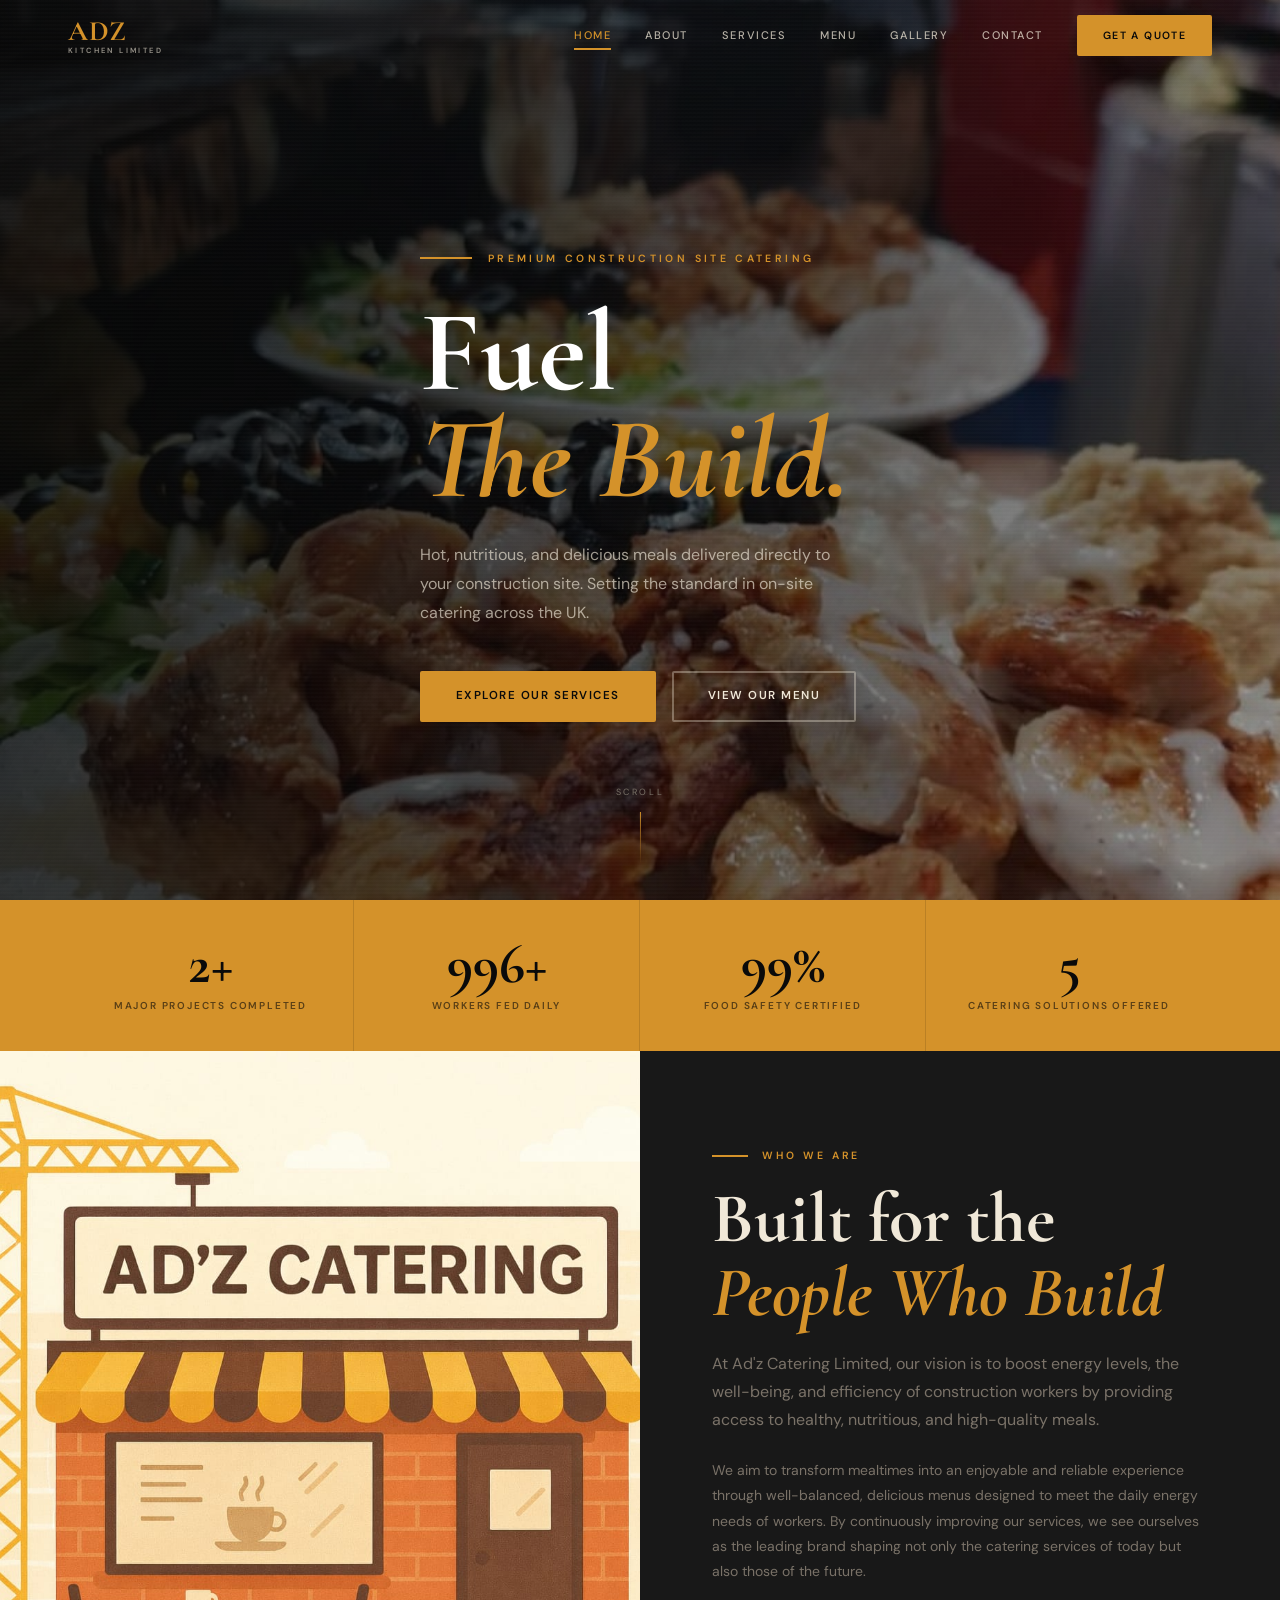
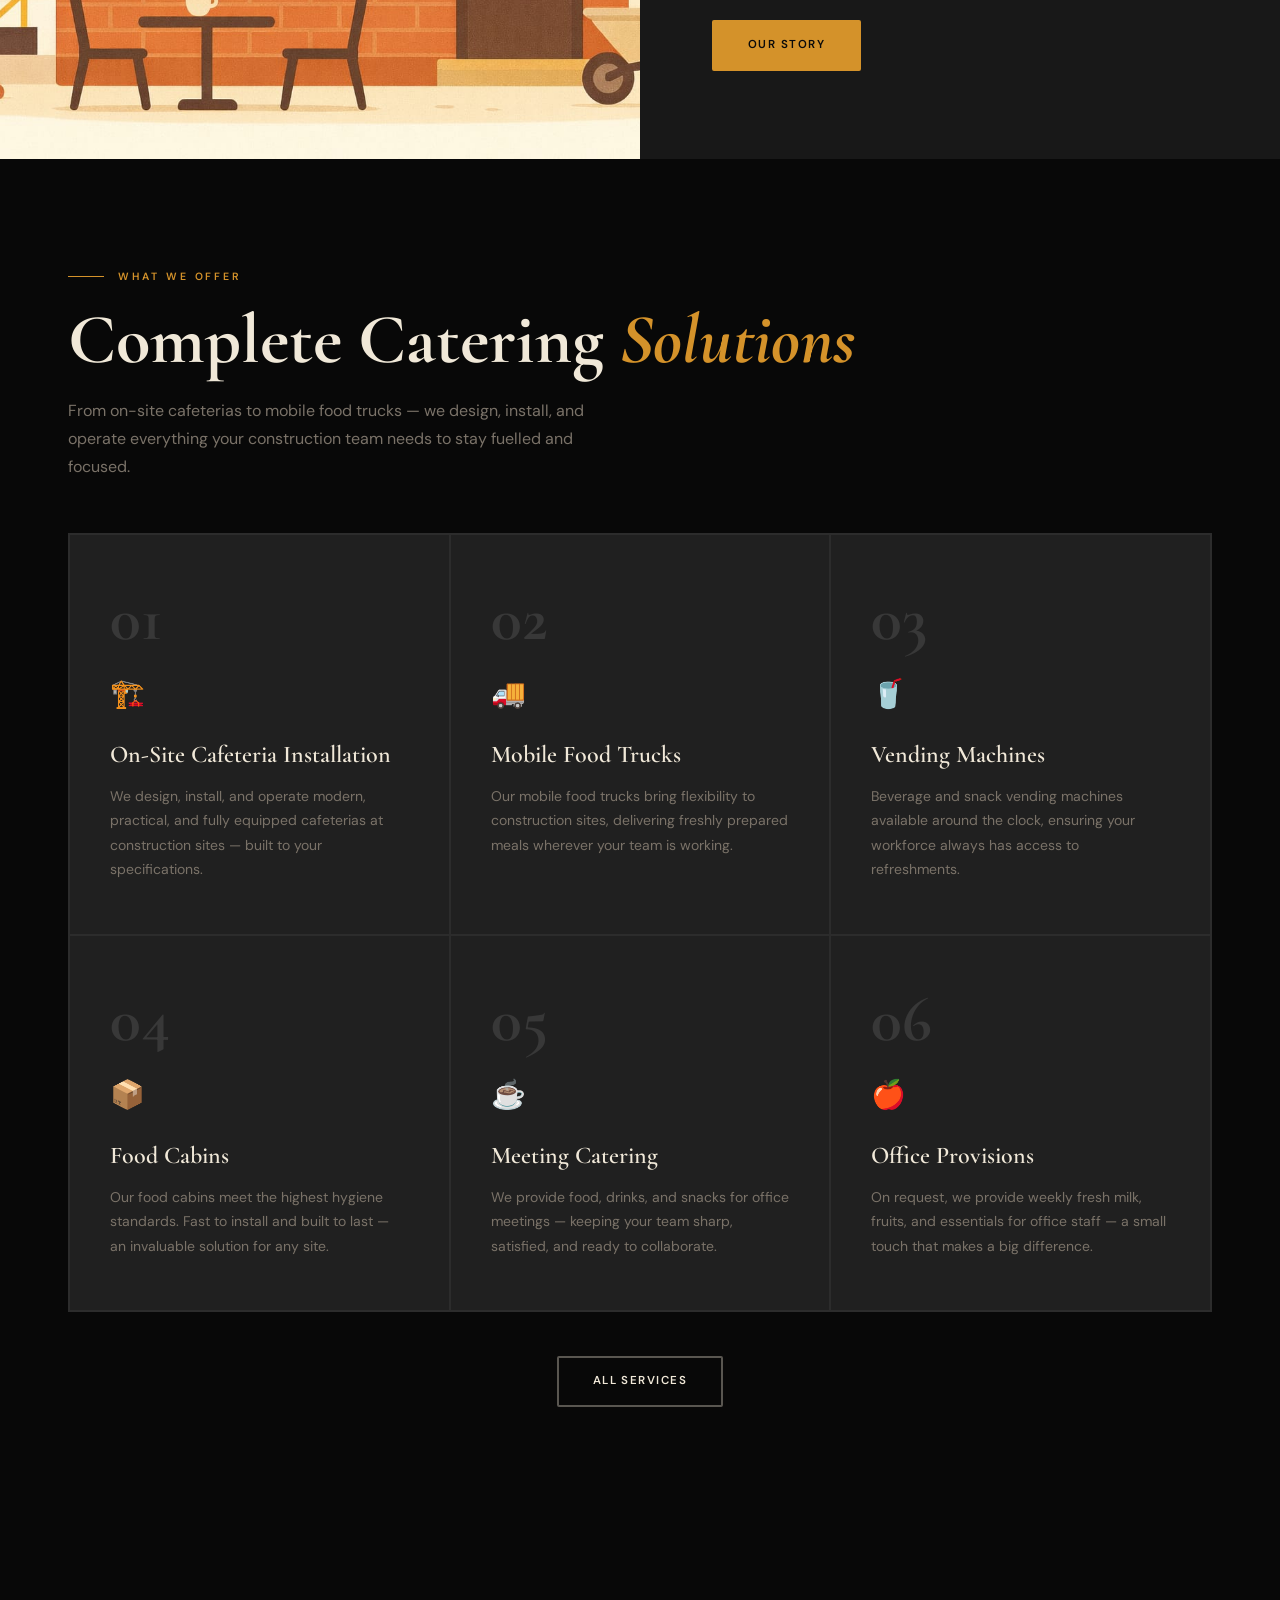
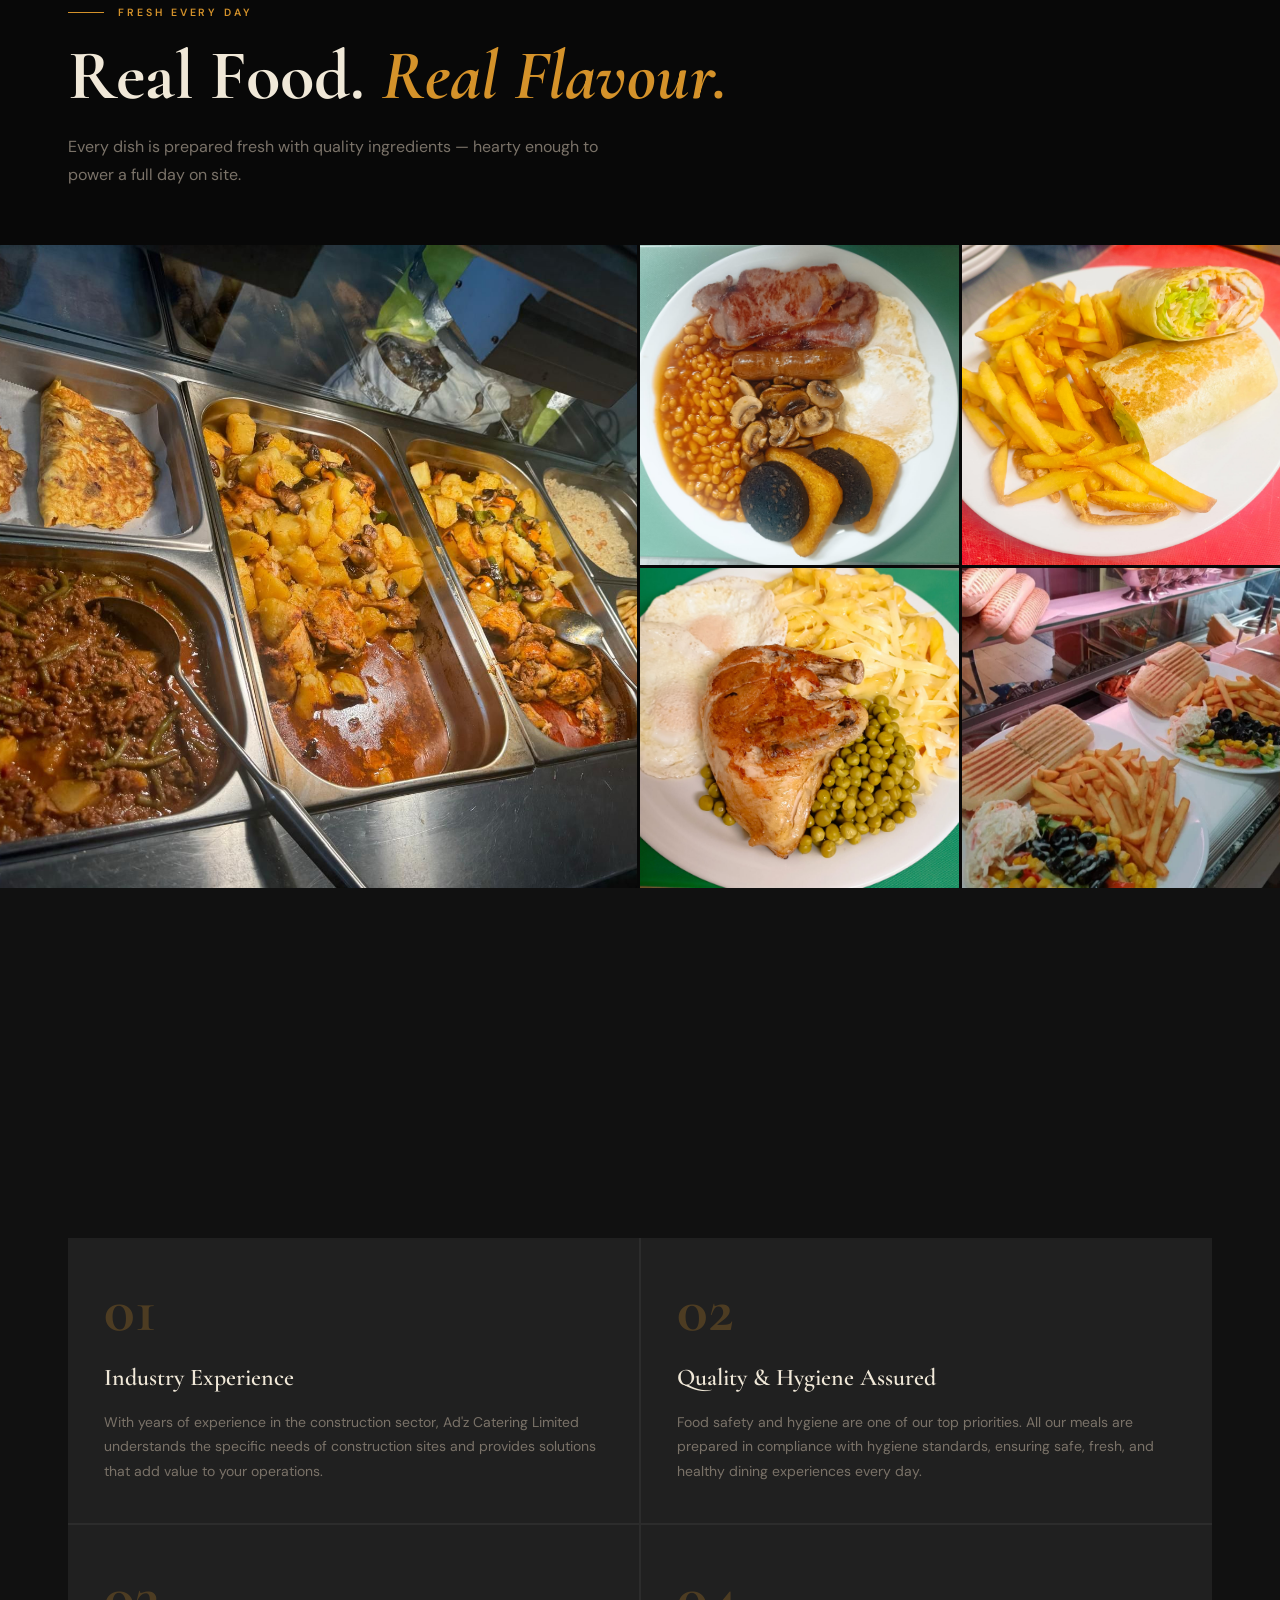
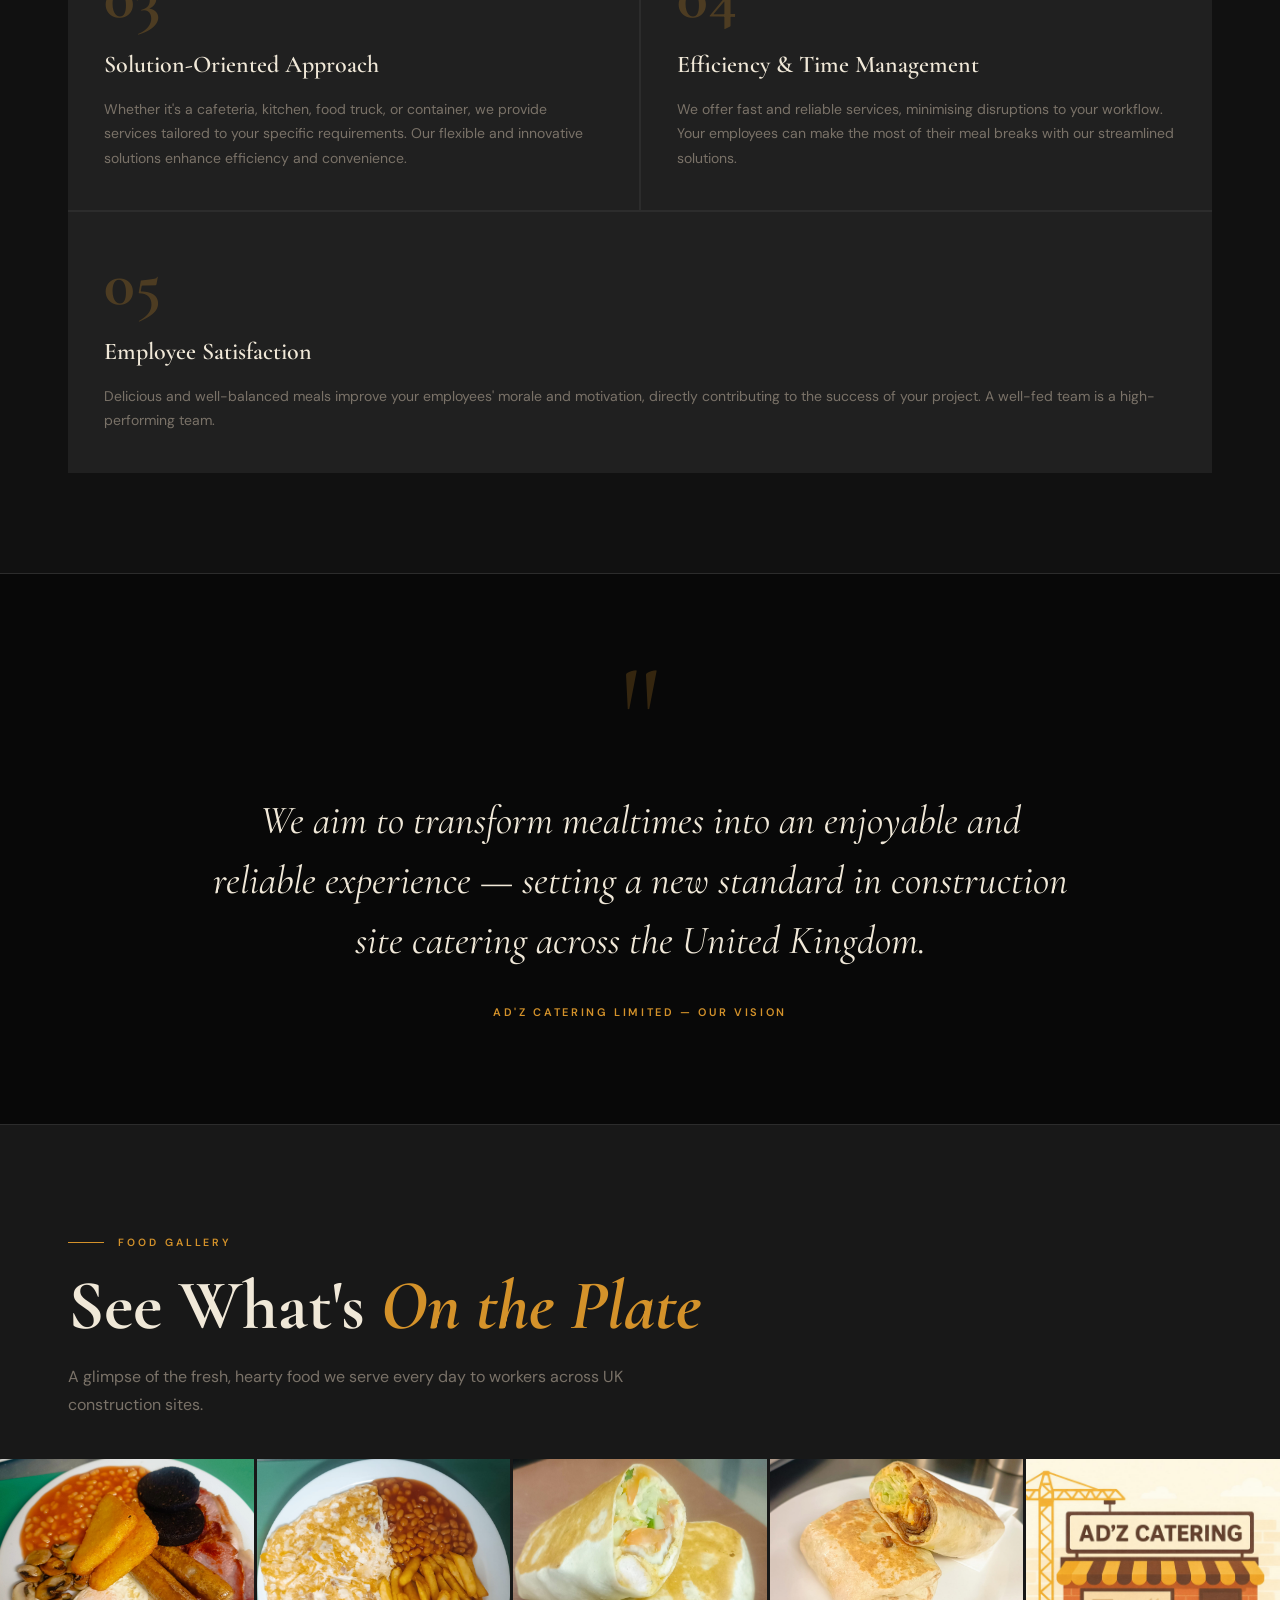
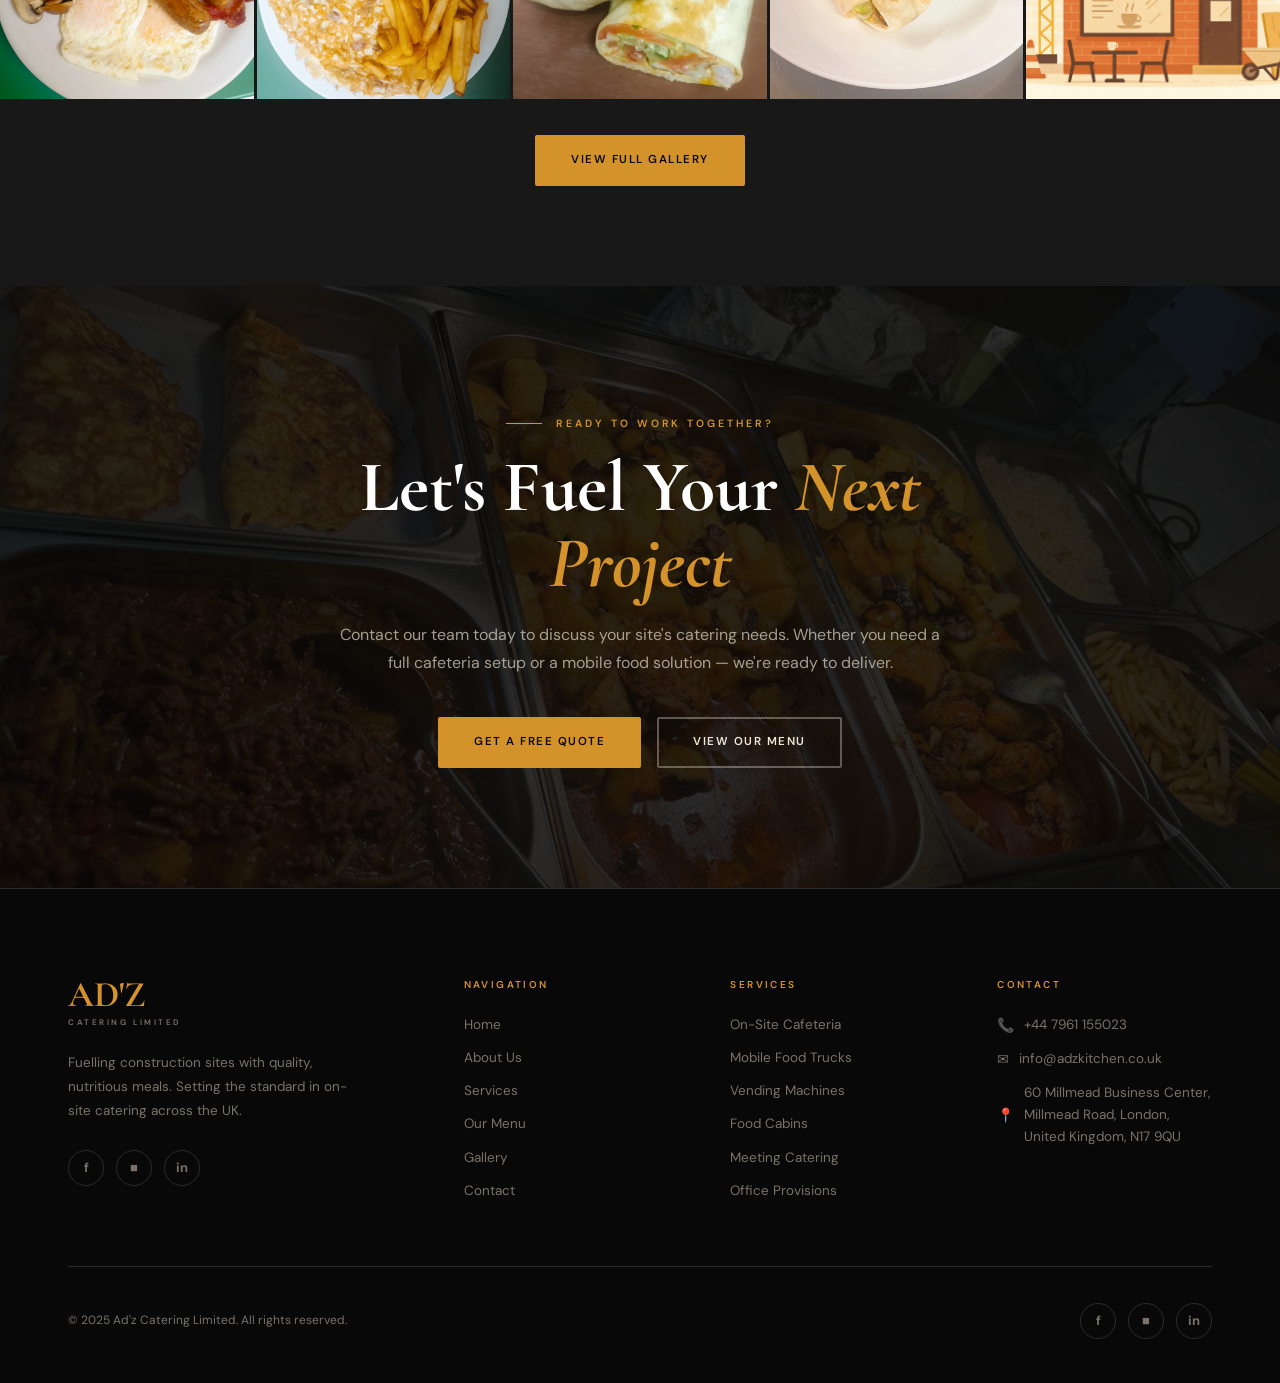
<file: index.html>
<!DOCTYPE html>
<html lang="en">
<head>
  <meta charset="UTF-8">
  <meta name="viewport" content="width=device-width, initial-scale=1.0">
  <meta name="description" content="Adz Kitchen Limited — Premium on-site catering for construction sites across the UK. Mobile food trucks, cafeteria installation, and nutritious meals built for the build.">
  <meta name="keywords" content="construction site catering, on-site catering UK, mobile food truck, cafeteria installation, site canteen">
  <title>Adz Kitchen Limited — Fuelling Construction Sites Across the UK</title>
  <link rel="stylesheet" href="assets/css/style.css">
  <style>
    /* Home-only extras */
    .about-home { background: var(--surface); }
    .food-section { background: var(--black); padding: 0; }
    .food-section__header { padding: 88px 28px 56px; max-width: var(--max-width); margin: 0 auto; }
    .why-grid {
      display: grid;
      grid-template-columns: repeat(2, 1fr);
      gap: 2px;
      background: var(--border);
      margin-top: 56px;
    }
    .why-item {
      background: var(--card);
      padding: 40px 36px;
      transition: background 0.3s;
    }
    .why-item:hover { background: var(--card-hover); }
    .why-item__num {
      font-family: var(--font-display);
      font-size: 64px;
      font-weight: 700;
      color: var(--amber);
      opacity: 0.25;
      line-height: 1;
      margin-bottom: 16px;
    }
    .why-item__title {
      font-family: var(--font-display);
      font-size: 24px;
      font-weight: 600;
      color: var(--cream);
      margin-bottom: 12px;
    }
    .why-item__text {
      font-size: 14px;
      color: var(--muted);
      line-height: 1.75;
    }
    .logo-showcase {
      background: var(--surface);
      padding: 64px 0;
      text-align: center;
      border-top: 1px solid var(--border);
      border-bottom: 1px solid var(--border);
    }
    .logo-showcase__label {
      font-size: 10px;
      font-weight: 600;
      letter-spacing: 0.3em;
      text-transform: uppercase;
      color: var(--muted);
      margin-bottom: 32px;
    }
    .logo-showcase__img {
      width: 280px;
      margin: 0 auto;
      border-radius: 8px;
      opacity: 0.9;
      transition: opacity 0.3s;
    }
    .logo-showcase__img:hover { opacity: 1; }
  </style>
</head>
<body>

  <!-- NAVIGATION -->
  <nav class="nav" role="navigation" aria-label="Main navigation">
    <div class="nav__inner">
      <a href="index.html" class="nav__logo" aria-label="Adz Kitchen Limited Home">
        <span class="nav__logo-main">ADZ</span>
        <span class="nav__logo-sub">Kitchen Limited</span>
      </a>
      <div class="nav__links" role="menubar">
        <a href="index.html"    class="nav__link" role="menuitem">Home</a>
        <a href="about.html"    class="nav__link" role="menuitem">About</a>
        <a href="services.html" class="nav__link" role="menuitem">Services</a>
        <a href="menu.html"     class="nav__link" role="menuitem">Menu</a>
        <a href="gallery.html"  class="nav__link" role="menuitem">Gallery</a>
        <a href="contact.html"  class="nav__link" role="menuitem">Contact</a>
        <a href="contact.html"  class="btn btn-primary nav__cta">Get a Quote</a>
      </div>
      <button class="nav__toggle" aria-label="Toggle navigation menu" aria-expanded="false">
        <span></span><span></span><span></span>
      </button>
    </div>
  </nav>

  <!-- HERO -->
  <section class="hero" aria-label="Hero banner">
    <div class="hero__bg" style="background-image:url('assets/images/img35.jpg');" role="img" aria-label="Freshly prepared grilled chicken with rice"></div>
    <div class="hero__overlay"></div>
    <div class="hero__texture"></div>
    <div class="hero__content">
      <div class="hero__eyebrow">Premium Construction Site Catering</div>
      <h1 class="hero__title">
        Fuel<br>
        <em>The Build.</em>
      </h1>
      <p class="hero__sub">Hot, nutritious, and delicious meals delivered directly to your construction site. Setting the standard in on-site catering across the UK.</p>
      <div class="hero__actions">
        <a href="services.html" class="btn btn-primary">Explore Our Services</a>
        <a href="menu.html"     class="btn btn-outline">View Our Menu</a>
      </div>
    </div>
    <div class="hero__scroll" aria-hidden="true">
      <span class="hero__scroll-label">Scroll</span>
      <div class="scroll-line"></div>
    </div>
  </section>

  <!-- STATS STRIP -->
  <div class="stats-strip" role="region" aria-label="Key statistics">
    <div class="stats-strip__inner container">
      <div class="stat-item">
        <span class="stat-number" data-target="3" data-suffix="+">0+</span>
        <span class="stat-label">Major Projects Completed</span>
      </div>
      <div class="stat-item">
        <span class="stat-number" data-target="1000" data-suffix="+">0+</span>
        <span class="stat-label">Workers Fed Daily</span>
      </div>
      <div class="stat-item">
        <span class="stat-number" data-target="100" data-suffix="%">0%</span>
        <span class="stat-label">Food Safety Certified</span>
      </div>
      <div class="stat-item">
        <span class="stat-number" data-target="6" data-suffix="">0</span>
        <span class="stat-label">Catering Solutions Offered</span>
      </div>
    </div>
  </div>

  <!-- ABOUT INTRO -->
  <section class="split about-home" aria-label="About Ad'z Catering">
    <div class="split__image">
      <img src="assets/images/logo-catering.jpg" alt="Ad'z Catering Limited — Construction site kitchen illustration" loading="lazy">
    </div>
    <div class="split__content">
      <div class="reveal">
        <p class="eyebrow">Who We Are</p>
        <h2 class="display-title">Built for the <em>People Who Build</em></h2>
        <p class="lead" style="margin-bottom:24px;">At Ad'z Catering Limited, our vision is to boost energy levels, the well-being, and efficiency of construction workers by providing access to healthy, nutritious, and high-quality meals.</p>
        <p style="font-size:14px;color:var(--muted);line-height:1.8;margin-bottom:36px;">We aim to transform mealtimes into an enjoyable and reliable experience through well-balanced, delicious menus designed to meet the daily energy needs of workers. By continuously improving our services, we see ourselves as the leading brand shaping not only the catering services of today but also those of the future.</p>
        <a href="about.html" class="btn btn-primary">Our Story</a>
      </div>
    </div>
  </section>

  <!-- SERVICES OVERVIEW -->
  <section class="section section--darker" aria-label="Our services">
    <div class="container">
      <div class="reveal" style="margin-bottom:52px;">
        <p class="eyebrow">What We Offer</p>
        <h2 class="display-title">Complete Catering <em>Solutions</em></h2>
        <p class="lead">From on-site cafeterias to mobile food trucks — we design, install, and operate everything your construction team needs to stay fuelled and focused.</p>
      </div>
      <div class="services-grid reveal reveal-delay-2">
        <div class="service-card">
          <div class="service-card__num">01</div>
          <span class="service-card__icon">🏗️</span>
          <h3 class="service-card__title">On-Site Cafeteria Installation</h3>
          <p class="service-card__text">We design, install, and operate modern, practical, and fully equipped cafeterias at construction sites — built to your specifications.</p>
        </div>
        <div class="service-card">
          <div class="service-card__num">02</div>
          <span class="service-card__icon">🚚</span>
          <h3 class="service-card__title">Mobile Food Trucks</h3>
          <p class="service-card__text">Our mobile food trucks bring flexibility to construction sites, delivering freshly prepared meals wherever your team is working.</p>
        </div>
        <div class="service-card">
          <div class="service-card__num">03</div>
          <span class="service-card__icon">🥤</span>
          <h3 class="service-card__title">Vending Machines</h3>
          <p class="service-card__text">Beverage and snack vending machines available around the clock, ensuring your workforce always has access to refreshments.</p>
        </div>
        <div class="service-card">
          <div class="service-card__num">04</div>
          <span class="service-card__icon">📦</span>
          <h3 class="service-card__title">Food Cabins</h3>
          <p class="service-card__text">Our food cabins meet the highest hygiene standards. Fast to install and built to last — an invaluable solution for any site.</p>
        </div>
        <div class="service-card">
          <div class="service-card__num">05</div>
          <span class="service-card__icon">☕</span>
          <h3 class="service-card__title">Meeting Catering</h3>
          <p class="service-card__text">We provide food, drinks, and snacks for office meetings — keeping your team sharp, satisfied, and ready to collaborate.</p>
        </div>
        <div class="service-card">
          <div class="service-card__num">06</div>
          <span class="service-card__icon">🍎</span>
          <h3 class="service-card__title">Office Provisions</h3>
          <p class="service-card__text">On request, we provide weekly fresh milk, fruits, and essentials for office staff — a small touch that makes a big difference.</p>
        </div>
      </div>
      <div class="reveal" style="margin-top:44px;text-align:center;">
        <a href="services.html" class="btn btn-outline">All Services</a>
      </div>
    </div>
  </section>

  <!-- FOOD PHOTO GRID -->
  <section class="food-section" aria-label="Our food">
    <div class="food-section__header reveal">
      <p class="eyebrow">Fresh Every Day</p>
      <h2 class="display-title">Real Food. <em>Real Flavour.</em></h2>
      <p class="lead">Every dish is prepared fresh with quality ingredients — hearty enough to power a full day on site.</p>
    </div>
    <div class="food-grid reveal reveal-delay-2">
      <div class="food-grid__item food-grid__item--large">
        <img src="assets/images/img05.jpg" alt="Hot food display counter with freshly prepared dishes" loading="lazy">
      </div>
      <div class="food-grid__item">
        <img src="assets/images/img01.jpg" alt="Full English breakfast with beans, bacon, sausages and egg" loading="lazy">
      </div>
      <div class="food-grid__item">
        <img src="assets/images/img10.jpg" alt="Chicken wrap with fries" loading="lazy">
      </div>
      <div class="food-grid__item">
        <img src="assets/images/img12.jpg" alt="Grilled chicken with peas and fries" loading="lazy">
      </div>
      <div class="food-grid__item">
        <img src="assets/images/img22.jpg" alt="Panini with chips and salad served at the counter" loading="lazy">
      </div>
    </div>
  </section>

  <!-- WHY CHOOSE US -->
  <section class="section" aria-label="Why choose Ad'z Catering">
    <div class="container">
      <div class="reveal">
        <p class="eyebrow">Why Us</p>
        <h2 class="display-title">The Difference <em>You Can Taste</em></h2>
        <p class="lead">Five reasons why construction companies across the UK trust Ad'z Catering Limited with their workforce.</p>
      </div>
      <div class="why-grid reveal reveal-delay-2">
        <div class="why-item">
          <div class="why-item__num">01</div>
          <h3 class="why-item__title">Industry Experience</h3>
          <p class="why-item__text">With years of experience in the construction sector, Ad'z Catering Limited understands the specific needs of construction sites and provides solutions that add value to your operations.</p>
        </div>
        <div class="why-item">
          <div class="why-item__num">02</div>
          <h3 class="why-item__title">Quality &amp; Hygiene Assured</h3>
          <p class="why-item__text">Food safety and hygiene are one of our top priorities. All our meals are prepared in compliance with hygiene standards, ensuring safe, fresh, and healthy dining experiences every day.</p>
        </div>
        <div class="why-item">
          <div class="why-item__num">03</div>
          <h3 class="why-item__title">Solution-Oriented Approach</h3>
          <p class="why-item__text">Whether it's a cafeteria, kitchen, food truck, or container, we provide services tailored to your specific requirements. Our flexible and innovative solutions enhance efficiency and convenience.</p>
        </div>
        <div class="why-item">
          <div class="why-item__num">04</div>
          <h3 class="why-item__title">Efficiency &amp; Time Management</h3>
          <p class="why-item__text">We offer fast and reliable services, minimising disruptions to your workflow. Your employees can make the most of their meal breaks with our streamlined solutions.</p>
        </div>
        <div class="why-item" style="grid-column:span 2;">
          <div class="why-item__num">05</div>
          <h3 class="why-item__title">Employee Satisfaction</h3>
          <p class="why-item__text">Delicious and well-balanced meals improve your employees' morale and motivation, directly contributing to the success of your project. A well-fed team is a high-performing team.</p>
        </div>
      </div>
    </div>
  </section>

  <!-- QUOTE -->
  <div class="quote-section" role="blockquote" aria-label="Company mission statement">
    <div class="container">
      <div class="reveal">
        <span class="quote-mark">"</span>
        <p class="quote-text">We aim to transform mealtimes into an enjoyable and reliable experience — setting a new standard in construction site catering across the United Kingdom.</p>
        <span class="quote-author">Ad'z Catering Limited — Our Vision</span>
      </div>
    </div>
  </div>

  <!-- GALLERY TEASER -->
  <section class="section section--light" aria-label="Gallery preview">
    <div class="container">
      <div class="reveal" style="margin-bottom:40px;">
        <p class="eyebrow">Food Gallery</p>
        <h2 class="display-title">See What's <em>On the Plate</em></h2>
        <p class="lead">A glimpse of the fresh, hearty food we serve every day to workers across UK construction sites.</p>
      </div>
    </div>
    <div style="display:grid;grid-template-columns:repeat(5,1fr);gap:3px;" class="reveal reveal-delay-2">
      <div style="overflow:hidden;height:240px;"><img src="assets/images/img16.jpg" alt="Full English breakfast" style="width:100%;height:100%;object-fit:cover;transition:transform 0.5s;" onmouseover="this.style.transform='scale(1.07)'" onmouseout="this.style.transform='scale(1)'" loading="lazy"></div>
      <div style="overflow:hidden;height:240px;"><img src="assets/images/img03.jpg" alt="Omelette with beans and fries" style="width:100%;height:100%;object-fit:cover;transition:transform 0.5s;" onmouseover="this.style.transform='scale(1.07)'" onmouseout="this.style.transform='scale(1)'" loading="lazy"></div>
      <div style="overflow:hidden;height:240px;"><img src="assets/images/img21.jpg" alt="Chicken wrap" style="width:100%;height:100%;object-fit:cover;transition:transform 0.5s;" onmouseover="this.style.transform='scale(1.07)'" onmouseout="this.style.transform='scale(1)'" loading="lazy"></div>
      <div style="overflow:hidden;height:240px;"><img src="assets/images/img13.jpg" alt="Hearty hot meal" style="width:100%;height:100%;object-fit:cover;transition:transform 0.5s;" onmouseover="this.style.transform='scale(1.07)'" onmouseout="this.style.transform='scale(1)'" loading="lazy"></div>
      <div style="overflow:hidden;height:240px;"><img src="assets/images/img33.jpg" alt="Fresh food at the counter" style="width:100%;height:100%;object-fit:cover;transition:transform 0.5s;" onmouseover="this.style.transform='scale(1.07)'" onmouseout="this.style.transform='scale(1)'" loading="lazy"></div>
    </div>
    <div class="container">
      <div style="margin-top:36px;text-align:center;" class="reveal">
        <a href="gallery.html" class="btn btn-primary">View Full Gallery</a>
      </div>
    </div>
  </section>

  <!-- CTA BANNER -->
  <section class="cta-banner" aria-label="Call to action">
    <div class="cta-banner__bg" style="background-image:url('assets/images/img05.jpg');" role="img" aria-label="Food counter at construction site"></div>
    <div class="cta-banner__overlay"></div>
    <div class="cta-banner__content reveal">
      <p class="eyebrow" style="justify-content:center;">Ready to Work Together?</p>
      <h2 class="cta-banner__title">Let's Fuel Your <em>Next Project</em></h2>
      <p class="cta-banner__text">Contact our team today to discuss your site's catering needs. Whether you need a full cafeteria setup or a mobile food solution — we're ready to deliver.</p>
      <div class="cta-banner__actions">
        <a href="contact.html" class="btn btn-primary">Get a Free Quote</a>
        <a href="menu.html"    class="btn btn-outline">View Our Menu</a>
      </div>
    </div>
  </section>

  <!-- FOOTER -->
  <footer class="footer" role="contentinfo">
    <div class="container">
      <div class="footer__grid">
        <div>
          <div class="footer__logo-main">AD'Z</div>
          <span class="footer__logo-sub">Catering Limited</span>
          <p class="footer__tagline">Fuelling construction sites with quality, nutritious meals. Setting the standard in on-site catering across the UK.</p>
          <div class="footer__socials" aria-label="Social media links">
            <a href="#" class="footer__social-btn" aria-label="Facebook">f</a>
            <a href="#" class="footer__social-btn" aria-label="Instagram">&#9632;</a>
            <a href="#" class="footer__social-btn" aria-label="LinkedIn">in</a>
          </div>
        </div>
        <div>
          <h3 class="footer__col-title">Navigation</h3>
          <div class="footer__links">
            <a href="index.html"    class="footer__link">Home</a>
            <a href="about.html"    class="footer__link">About Us</a>
            <a href="services.html" class="footer__link">Services</a>
            <a href="menu.html"     class="footer__link">Our Menu</a>
            <a href="gallery.html"  class="footer__link">Gallery</a>
            <a href="contact.html"  class="footer__link">Contact</a>
          </div>
        </div>
        <div>
          <h3 class="footer__col-title">Services</h3>
          <div class="footer__links">
            <a href="services.html" class="footer__link">On-Site Cafeteria</a>
            <a href="services.html" class="footer__link">Mobile Food Trucks</a>
            <a href="services.html" class="footer__link">Vending Machines</a>
            <a href="services.html" class="footer__link">Food Cabins</a>
            <a href="services.html" class="footer__link">Meeting Catering</a>
            <a href="services.html" class="footer__link">Office Provisions</a>
          </div>
        </div>
        <div>
          <h3 class="footer__col-title">Contact</h3>
         <div class="footer__links">
            <span class="footer__link"><span class="footer__link-icon">📞</span> +44 7961 155023</span>
            <a href="mailto:info@adzkitchen.co.uk" class="footer__link"><span class="footer__link-icon">✉</span> info@adzkitchen.co.uk</a>
            <span class="footer__link"><span class="footer__link-icon">📍</span> 60 Millmead Business Center, Millmead Road, London, United Kingdom, N17 9QU</span>
          </div>
        </div>
      </div>
      <div class="footer__bottom">
        <p class="footer__copy">&copy; 2025 Ad'z Catering Limited. All rights reserved.</p>
        <div class="footer__socials">
          <a href="#" class="footer__social-btn" aria-label="Facebook">f</a>
          <a href="#" class="footer__social-btn" aria-label="Instagram">&#9632;</a>
          <a href="#" class="footer__social-btn" aria-label="LinkedIn">in</a>
        </div>
      </div>
    </div>
  </footer>

  <script src="assets/js/main.js"></script>
</body>
</html>
</file>
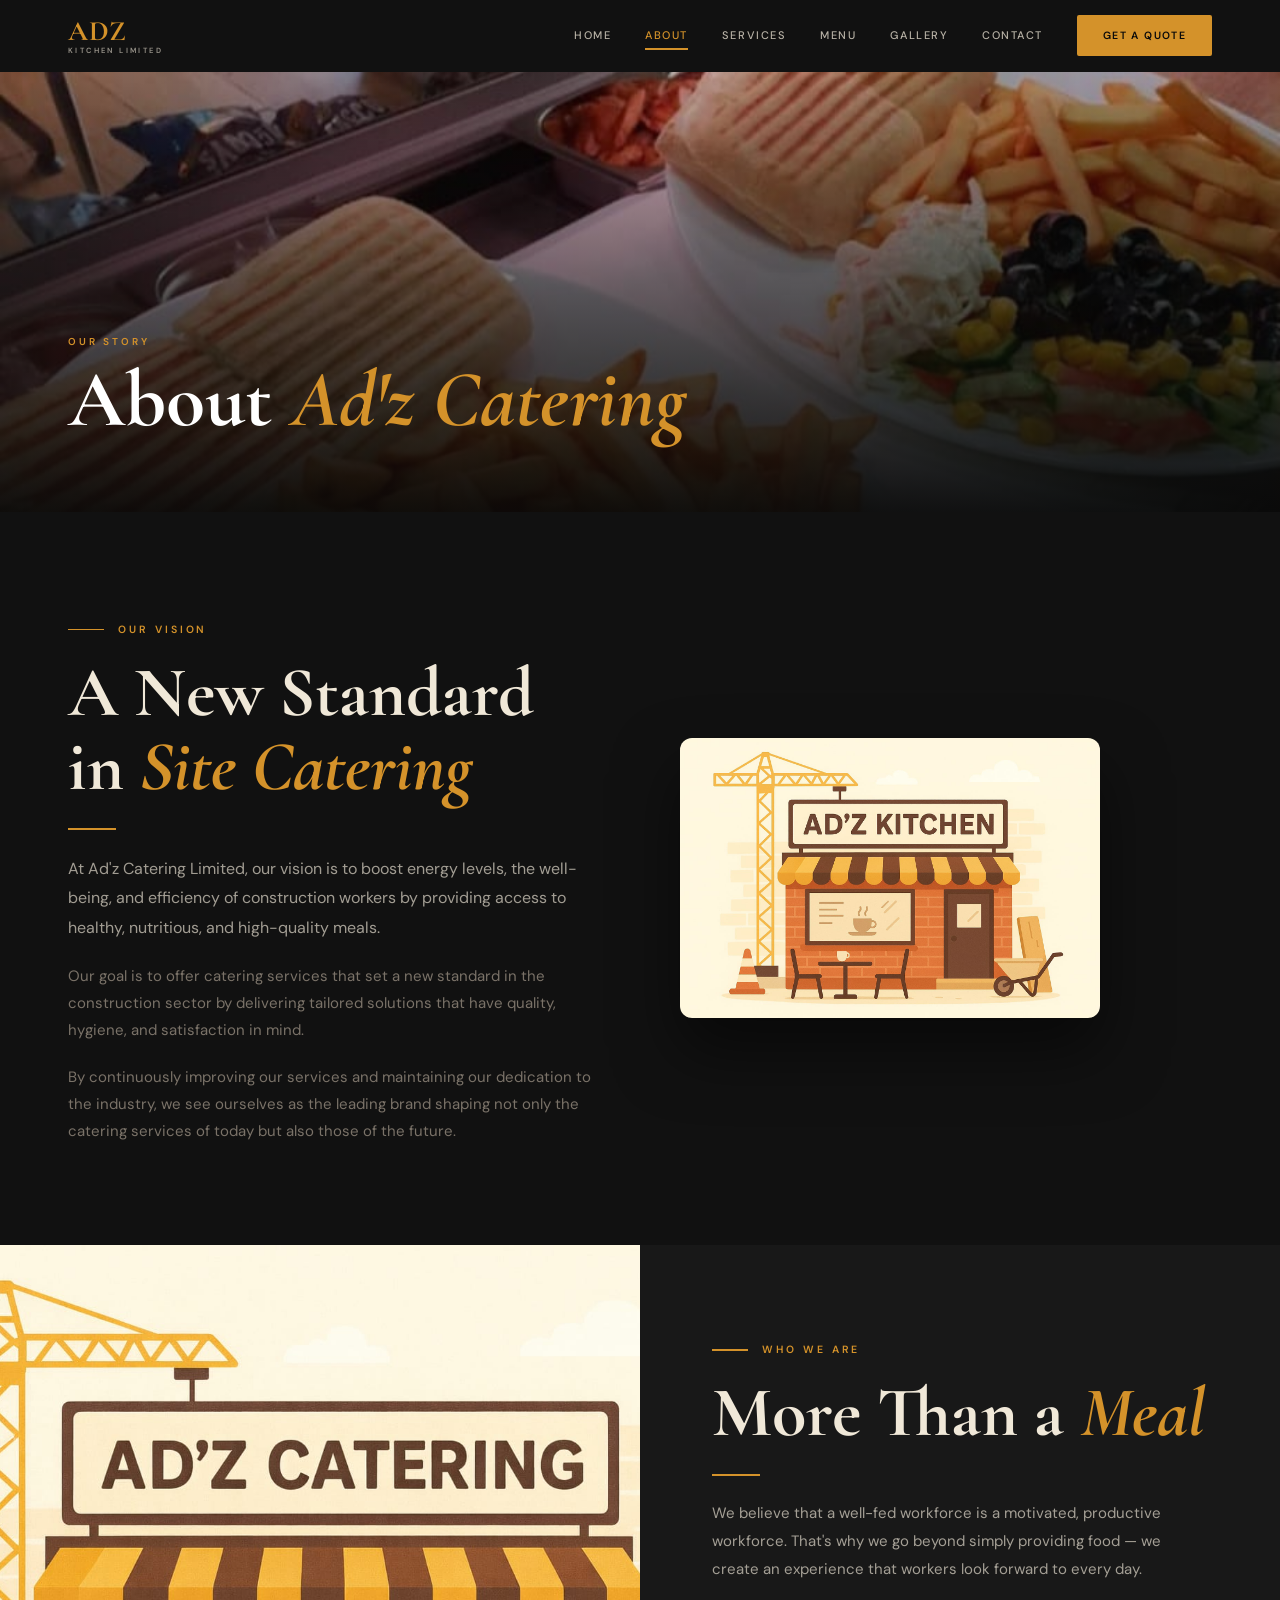
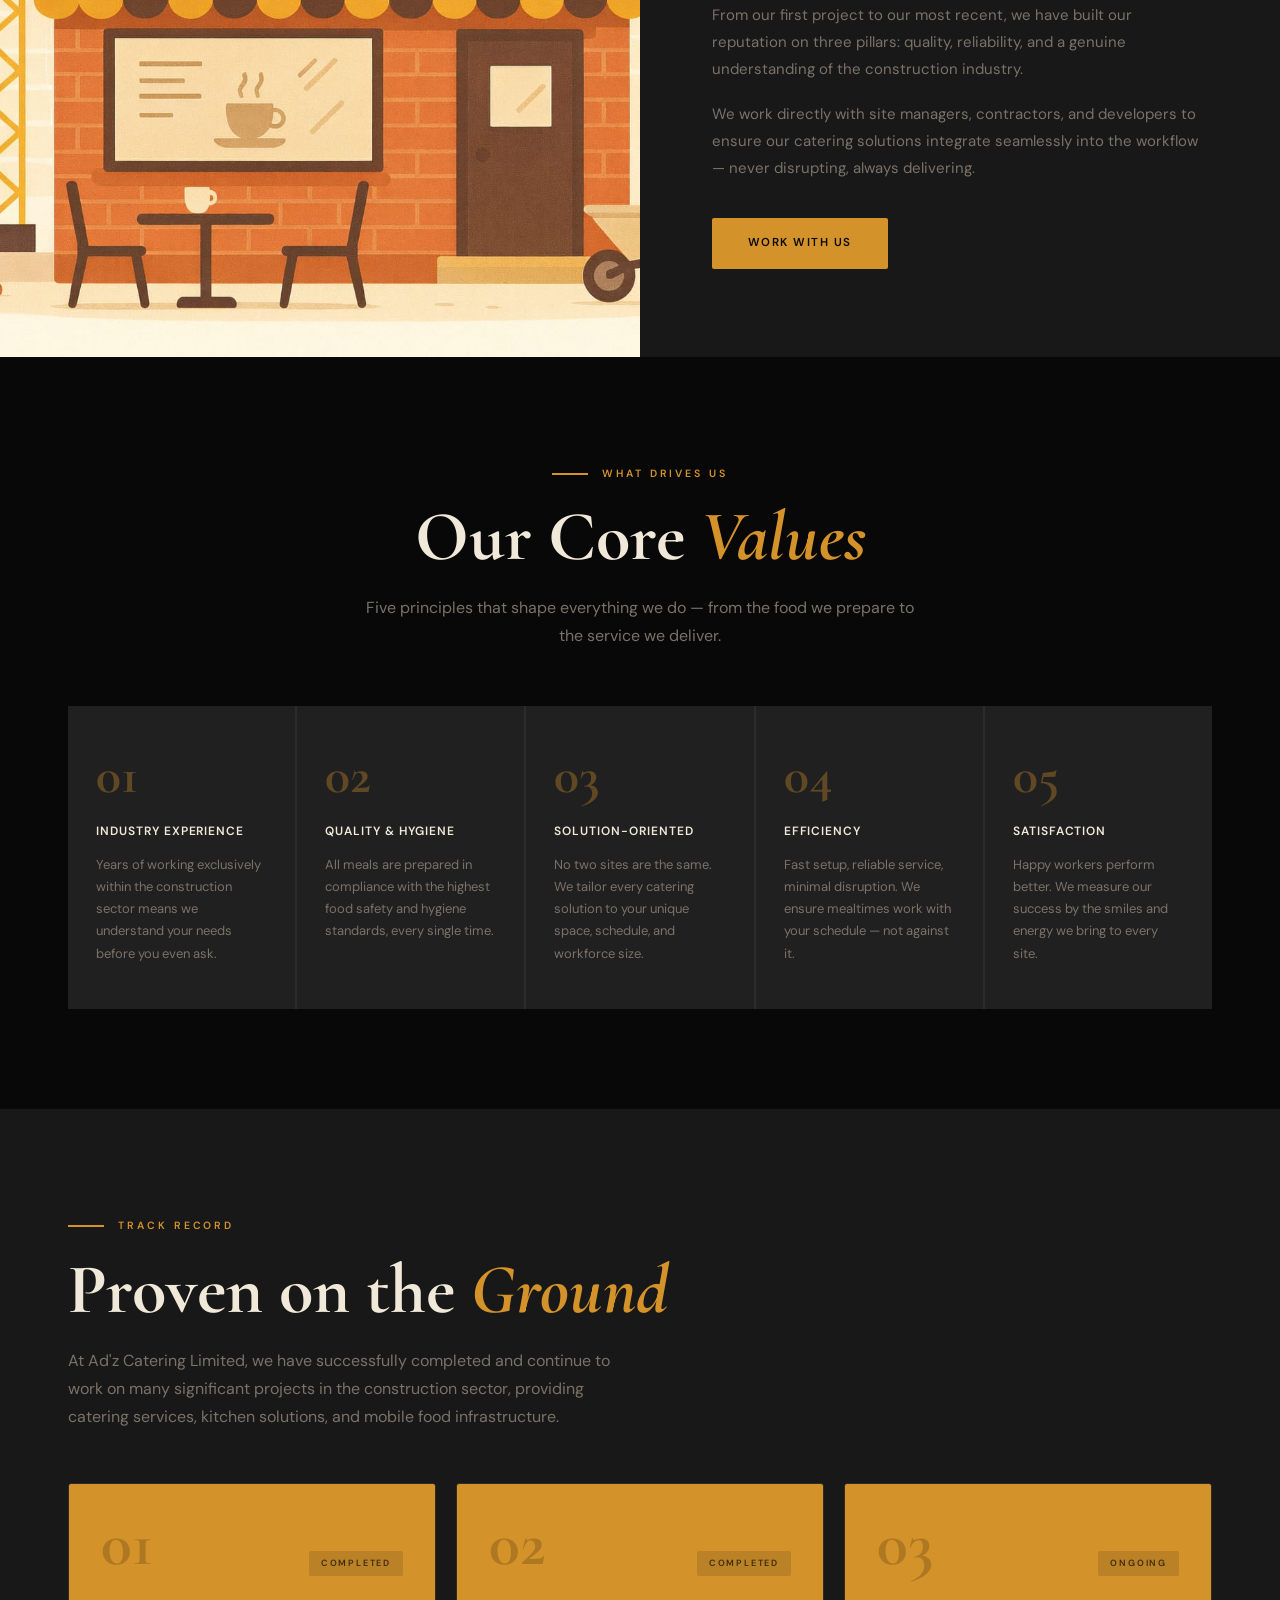
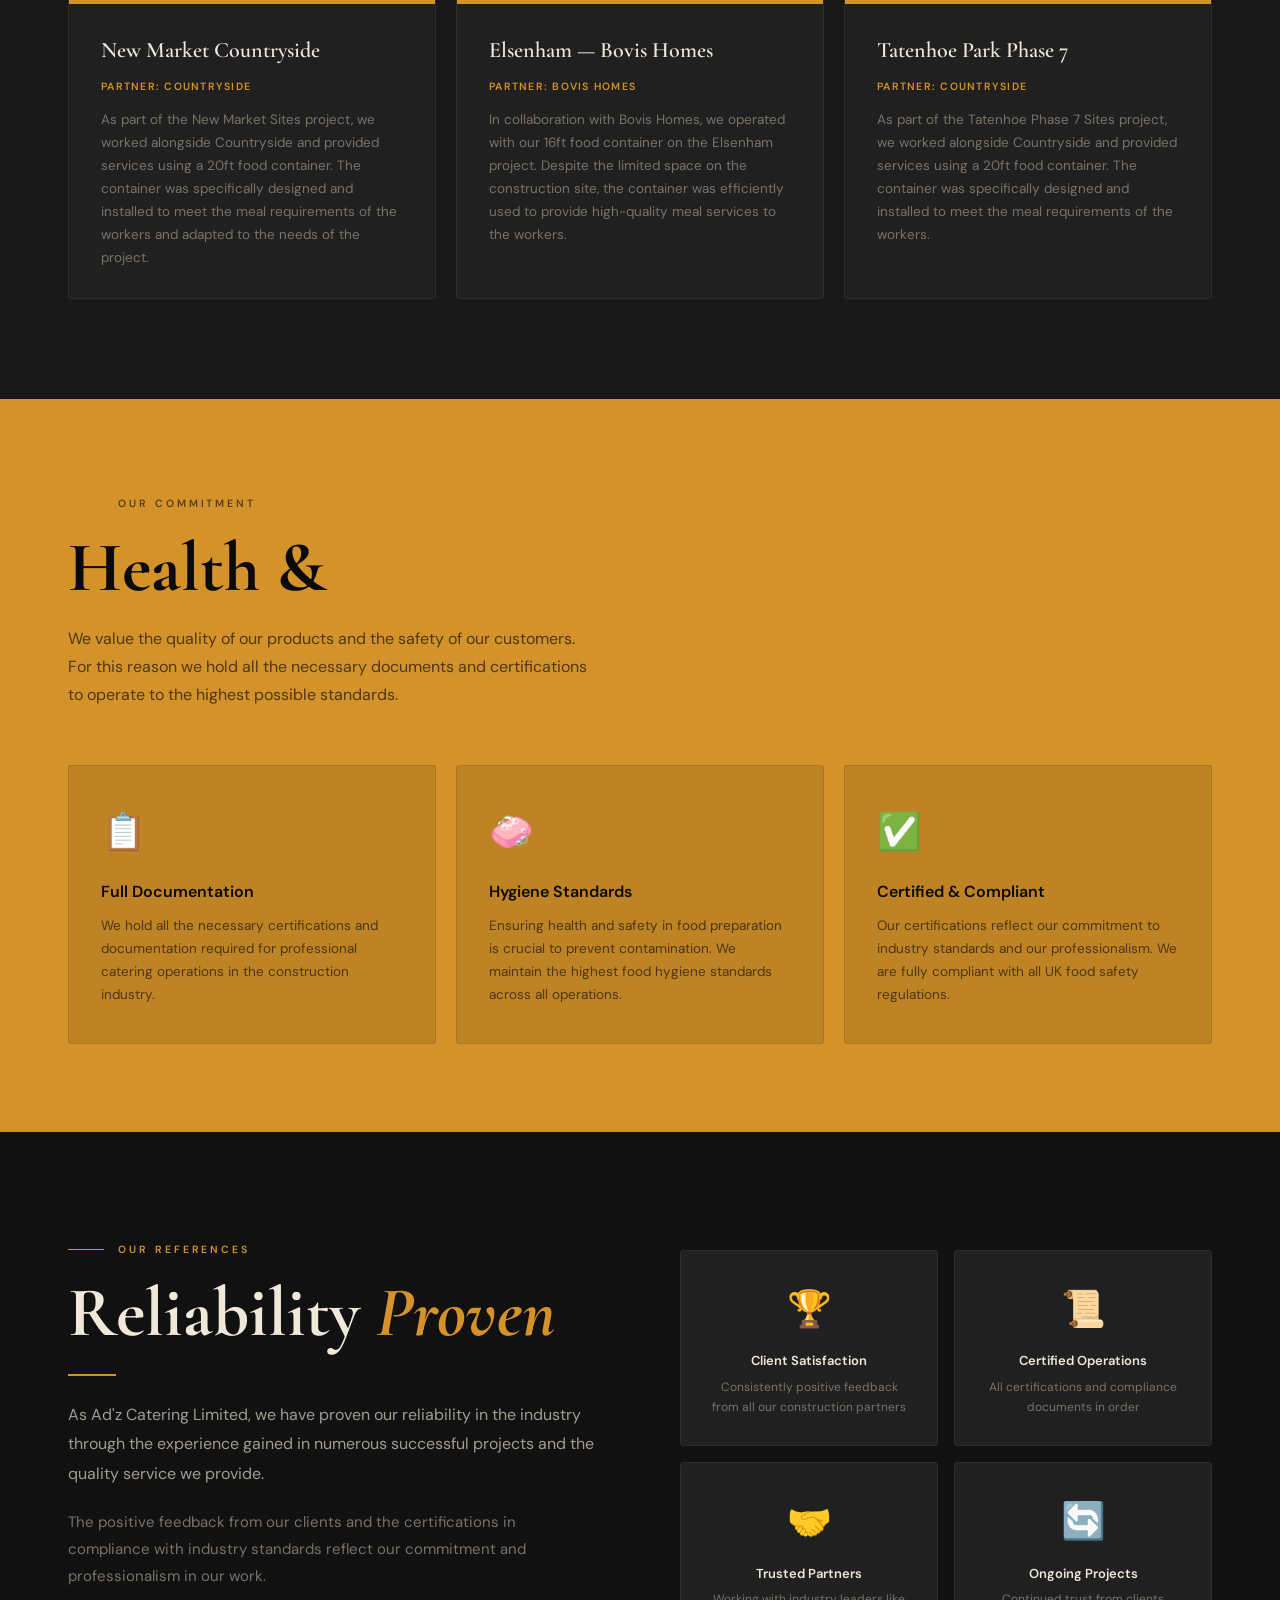
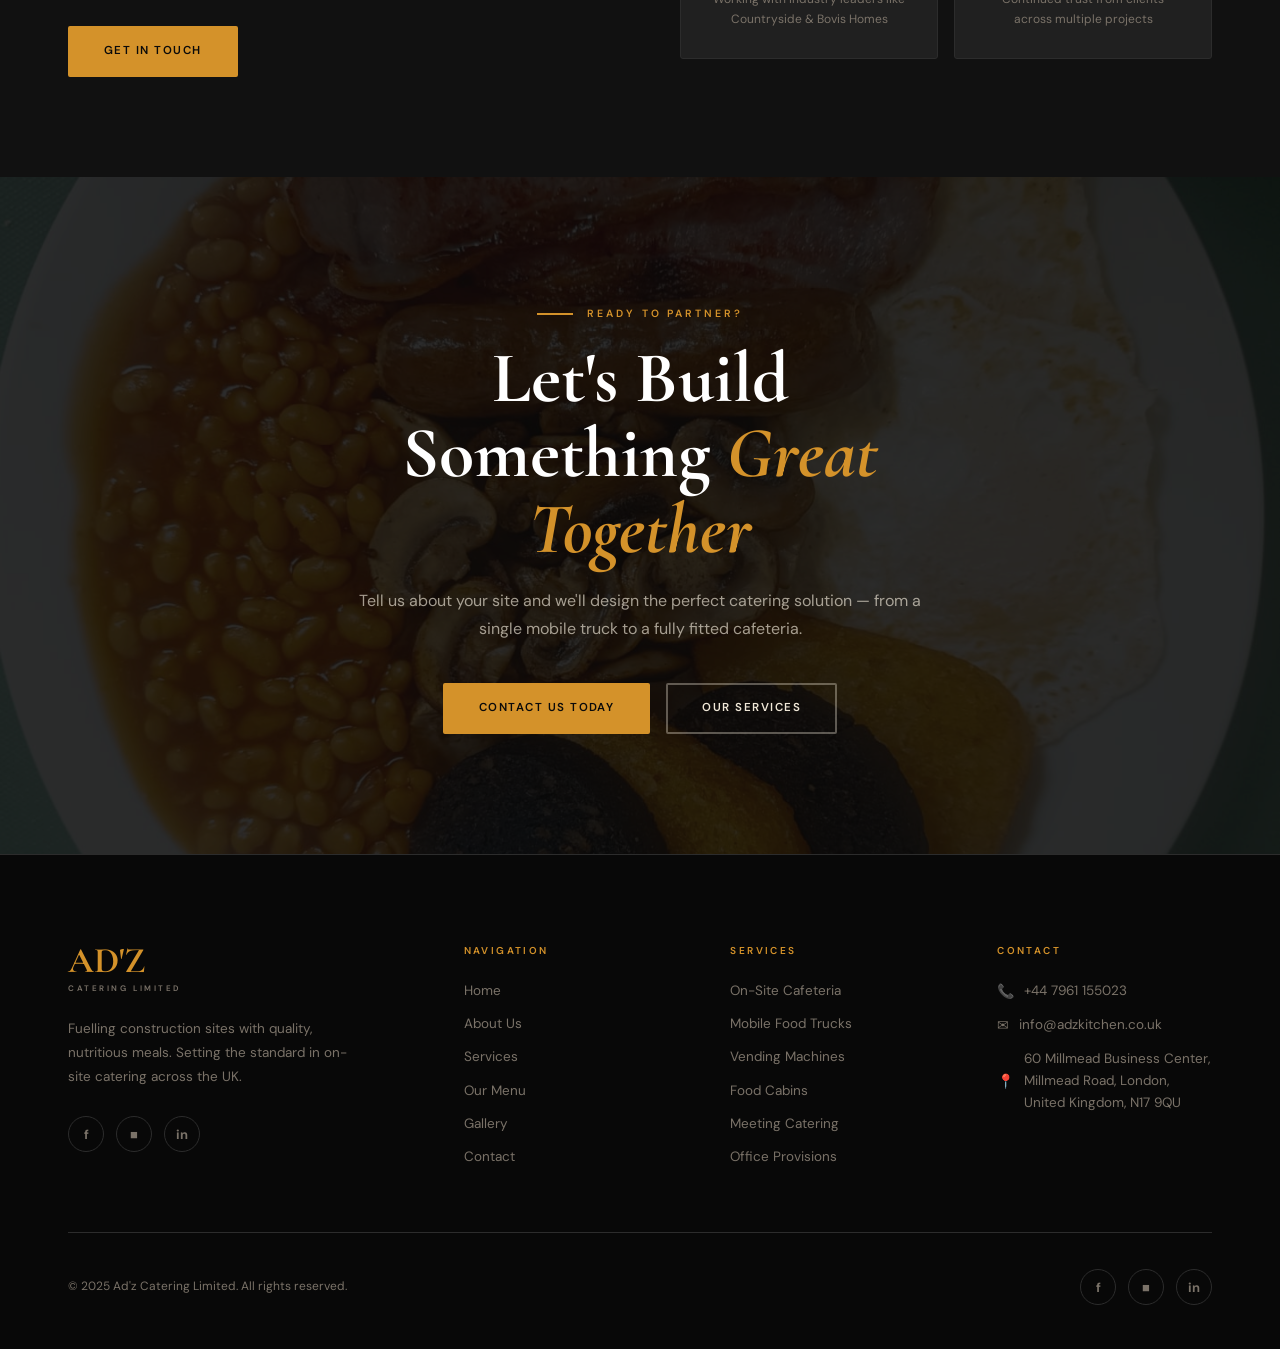
<file: about.html>
<!DOCTYPE html>
<html lang="en">
<head>
  <meta charset="UTF-8">
  <meta name="viewport" content="width=device-width, initial-scale=1.0">
  <meta name="description" content="Learn about Ad'z Catering Limited — our vision, history, values and completed projects. Premium catering specialists for the UK construction industry.">
  <title>About Us — ADZ KITCHEN LIMITED</title>
  <link rel="stylesheet" href="assets/css/style.css">
</head>
<body>

  <!-- NAVIGATION -->
  <nav class="nav scrolled" role="navigation" aria-label="Main navigation">
    <div class="nav__inner">
      <a href="index.html" class="nav__logo" aria-label="ADZ KITCHEN LIMITED Home">
        <span class="nav__logo-main">ADZ</span>
        <span class="nav__logo-sub">Kitchen Limited</span>
      </a>
      <div class="nav__links" role="menubar">
        <a href="index.html"    class="nav__link" role="menuitem">Home</a>
        <a href="about.html"    class="nav__link active" role="menuitem">About</a>
        <a href="services.html" class="nav__link" role="menuitem">Services</a>
        <a href="menu.html"     class="nav__link" role="menuitem">Menu</a>
        <a href="gallery.html"  class="nav__link" role="menuitem">Gallery</a>
        <a href="contact.html"  class="nav__link" role="menuitem">Contact</a>
        <a href="contact.html"  class="btn btn-primary nav__cta">Get a Quote</a>
      </div>
      <button class="nav__toggle" aria-label="Toggle navigation menu" aria-expanded="false">
        <span></span><span></span><span></span>
      </button>
    </div>
  </nav>

  <!-- PAGE HERO -->
  <header class="page-hero" aria-label="About page hero">
    <div class="page-hero__bg" style="background-image:url('assets/images/img22.jpg');" role="img" aria-label="Fresh food served at construction site cafeteria"></div>
    <div class="page-hero__overlay"></div>
    <div class="page-hero__content">
      <p class="page-hero__label">Our Story</p>
      <h1 class="page-hero__title">About <em>Ad'z Catering</em></h1>
    </div>
  </header>

  <!-- VISION SECTION -->
  <section class="section" aria-label="Our vision">
    <div class="container">
      <div style="display:grid;grid-template-columns:1fr 1fr;gap:80px;align-items:center;" class="reveal">
        <div>
          <p class="eyebrow">Our Vision</p>
          <h2 class="display-title">A New Standard in <em>Site Catering</em></h2>
          <div class="amber-rule"></div>
          <p style="font-size:16px;color:var(--cream-dim);line-height:1.85;margin-bottom:20px;">At Ad'z Catering Limited, our vision is to boost energy levels, the well-being, and efficiency of construction workers by providing access to healthy, nutritious, and high-quality meals.</p>
          <p style="font-size:15px;color:var(--muted);line-height:1.8;margin-bottom:20px;">Our goal is to offer catering services that set a new standard in the construction sector by delivering tailored solutions that have quality, hygiene, and satisfaction in mind.</p>
          <p style="font-size:15px;color:var(--muted);line-height:1.8;">By continuously improving our services and maintaining our dedication to the industry, we see ourselves as the leading brand shaping not only the catering services of today but also those of the future.</p>
        </div>
        <div style="text-align:center;">
          <img src="assets/images/logo-kitchen.jpg" alt="Ad'z Kitchen — Construction site cafe illustration" style="max-width:420px;width:100%;border-radius:12px;box-shadow:0 32px 64px rgba(0,0,0,0.5);" loading="lazy">
        </div>
      </div>
    </div>
  </section>

  <!-- BRAND ILLUSTRATION SPLIT -->
  <section class="split" aria-label="Ad'z Catering brand">
    <div class="split__image">
      <img src="assets/images/logo-catering.jpg" alt="Ad'z Catering Limited — Brand illustration with construction crane" loading="lazy">
    </div>
    <div class="split__content">
      <div class="reveal">
        <p class="eyebrow">Who We Are</p>
        <h2 class="display-title">More Than a <em>Meal</em></h2>
        <div class="amber-rule"></div>
        <p style="font-size:15px;color:var(--cream-dim);line-height:1.85;margin-bottom:18px;">We believe that a well-fed workforce is a motivated, productive workforce. That's why we go beyond simply providing food — we create an experience that workers look forward to every day.</p>
        <p style="font-size:15px;color:var(--muted);line-height:1.8;margin-bottom:18px;">From our first project to our most recent, we have built our reputation on three pillars: quality, reliability, and a genuine understanding of the construction industry.</p>
        <p style="font-size:15px;color:var(--muted);line-height:1.8;margin-bottom:36px;">We work directly with site managers, contractors, and developers to ensure our catering solutions integrate seamlessly into the workflow — never disrupting, always delivering.</p>
        <a href="contact.html" class="btn btn-primary">Work With Us</a>
      </div>
    </div>
  </section>

  <!-- CORE VALUES -->
  <section class="section section--darker" aria-label="Our core values">
    <div class="container">
      <div class="reveal" style="text-align:center;margin-bottom:0;">
        <p class="eyebrow" style="justify-content:center;">What Drives Us</p>
        <h2 class="display-title" style="text-align:center;">Our Core <em>Values</em></h2>
        <p class="lead" style="margin:0 auto;text-align:center;">Five principles that shape everything we do — from the food we prepare to the service we deliver.</p>
      </div>
      <div class="values-grid reveal reveal-delay-2">
        <div class="value-item">
          <div class="value-item__num">01</div>
          <h3 class="value-item__title">Industry Experience</h3>
          <p class="value-item__text">Years of working exclusively within the construction sector means we understand your needs before you even ask.</p>
        </div>
        <div class="value-item">
          <div class="value-item__num">02</div>
          <h3 class="value-item__title">Quality &amp; Hygiene</h3>
          <p class="value-item__text">All meals are prepared in compliance with the highest food safety and hygiene standards, every single time.</p>
        </div>
        <div class="value-item">
          <div class="value-item__num">03</div>
          <h3 class="value-item__title">Solution-Oriented</h3>
          <p class="value-item__text">No two sites are the same. We tailor every catering solution to your unique space, schedule, and workforce size.</p>
        </div>
        <div class="value-item">
          <div class="value-item__num">04</div>
          <h3 class="value-item__title">Efficiency</h3>
          <p class="value-item__text">Fast setup, reliable service, minimal disruption. We ensure mealtimes work with your schedule — not against it.</p>
        </div>
        <div class="value-item">
          <div class="value-item__num">05</div>
          <h3 class="value-item__title">Satisfaction</h3>
          <p class="value-item__text">Happy workers perform better. We measure our success by the smiles and energy we bring to every site.</p>
        </div>
      </div>
    </div>
  </section>

  <!-- PROJECTS -->
  <section class="section section--light" aria-label="Our projects">
    <div class="container">
      <div class="reveal" style="margin-bottom:52px;">
        <p class="eyebrow">Track Record</p>
        <h2 class="display-title">Proven on the <em>Ground</em></h2>
        <p class="lead">At Ad'z Catering Limited, we have successfully completed and continue to work on many significant projects in the construction sector, providing catering services, kitchen solutions, and mobile food infrastructure.</p>
      </div>
      <div class="projects-grid reveal reveal-delay-2">
        <div class="project-card">
          <div class="project-card__top">
            <div class="project-card__num">01</div>
            <span class="project-card__status">Completed</span>
          </div>
          <div class="project-card__body">
            <h3 class="project-card__title">New Market Countryside</h3>
            <p class="project-card__partner">Partner: Countryside</p>
            <p class="project-card__text">As part of the New Market Sites project, we worked alongside Countryside and provided services using a 20ft food container. The container was specifically designed and installed to meet the meal requirements of the workers and adapted to the needs of the project.</p>
          </div>
        </div>
        <div class="project-card">
          <div class="project-card__top">
            <div class="project-card__num">02</div>
            <span class="project-card__status">Completed</span>
          </div>
          <div class="project-card__body">
            <h3 class="project-card__title">Elsenham — Bovis Homes</h3>
            <p class="project-card__partner">Partner: Bovis Homes</p>
            <p class="project-card__text">In collaboration with Bovis Homes, we operated with our 16ft food container on the Elsenham project. Despite the limited space on the construction site, the container was efficiently used to provide high-quality meal services to the workers.</p>
          </div>
        </div>
        <div class="project-card">
          <div class="project-card__top">
            <div class="project-card__num">03</div>
            <span class="project-card__status">Ongoing</span>
          </div>
          <div class="project-card__body">
            <h3 class="project-card__title">Tatenhoe Park Phase 7</h3>
            <p class="project-card__partner">Partner: Countryside</p>
            <p class="project-card__text">As part of the Tatenhoe Phase 7 Sites project, we worked alongside Countryside and provided services using a 20ft food container. The container was specifically designed and installed to meet the meal requirements of the workers.</p>
          </div>
        </div>
      </div>
    </div>
  </section>

  <!-- HEALTH & SAFETY -->
  <section class="hs-section" aria-label="Health and safety commitment">
    <div class="container">
      <div class="reveal">
        <p class="eyebrow" style="color:rgba(8,8,8,0.6);">Our Commitment</p>
        <h2 class="display-title on-light">Health &amp; <em>Safety First</em></h2>
        <p class="lead on-light">We value the quality of our products and the safety of our customers. For this reason we hold all the necessary documents and certifications to operate to the highest possible standards.</p>
      </div>
      <div class="hs-grid reveal reveal-delay-2">
        <div class="hs-card">
          <span class="hs-card__icon">📋</span>
          <h3 class="hs-card__title">Full Documentation</h3>
          <p class="hs-card__text">We hold all the necessary certifications and documentation required for professional catering operations in the construction industry.</p>
        </div>
        <div class="hs-card">
          <span class="hs-card__icon">🧼</span>
          <h3 class="hs-card__title">Hygiene Standards</h3>
          <p class="hs-card__text">Ensuring health and safety in food preparation is crucial to prevent contamination. We maintain the highest food hygiene standards across all operations.</p>
        </div>
        <div class="hs-card">
          <span class="hs-card__icon">✅</span>
          <h3 class="hs-card__title">Certified &amp; Compliant</h3>
          <p class="hs-card__text">Our certifications reflect our commitment to industry standards and our professionalism. We are fully compliant with all UK food safety regulations.</p>
        </div>
      </div>
    </div>
  </section>

  <!-- REFERENCES & RELIABILITY -->
  <section class="section" aria-label="Our references">
    <div class="container">
      <div style="display:grid;grid-template-columns:1fr 1fr;gap:80px;align-items:center;" class="reveal">
        <div>
          <p class="eyebrow">Our References</p>
          <h2 class="display-title">Reliability <em>Proven</em></h2>
          <div class="amber-rule"></div>
          <p style="font-size:16px;color:var(--cream-dim);line-height:1.85;margin-bottom:20px;">As Ad'z Catering Limited, we have proven our reliability in the industry through the experience gained in numerous successful projects and the quality service we provide.</p>
          <p style="font-size:15px;color:var(--muted);line-height:1.8;margin-bottom:36px;">The positive feedback from our clients and the certifications in compliance with industry standards reflect our commitment and professionalism in our work.</p>
          <a href="contact.html" class="btn btn-primary">Get in Touch</a>
        </div>
        <div style="display:grid;grid-template-columns:1fr 1fr;gap:16px;">
          <div style="background:var(--card);border:1px solid var(--border);border-radius:3px;padding:28px;text-align:center;">
            <span style="font-size:36px;display:block;margin-bottom:12px;">🏆</span>
            <p style="font-size:13px;font-weight:600;color:var(--cream);margin-bottom:6px;">Client Satisfaction</p>
            <p style="font-size:12px;color:var(--muted);">Consistently positive feedback from all our construction partners</p>
          </div>
          <div style="background:var(--card);border:1px solid var(--border);border-radius:3px;padding:28px;text-align:center;">
            <span style="font-size:36px;display:block;margin-bottom:12px;">📜</span>
            <p style="font-size:13px;font-weight:600;color:var(--cream);margin-bottom:6px;">Certified Operations</p>
            <p style="font-size:12px;color:var(--muted);">All certifications and compliance documents in order</p>
          </div>
          <div style="background:var(--card);border:1px solid var(--border);border-radius:3px;padding:28px;text-align:center;">
            <span style="font-size:36px;display:block;margin-bottom:12px;">🤝</span>
            <p style="font-size:13px;font-weight:600;color:var(--cream);margin-bottom:6px;">Trusted Partners</p>
            <p style="font-size:12px;color:var(--muted);">Working with industry leaders like Countryside &amp; Bovis Homes</p>
          </div>
          <div style="background:var(--card);border:1px solid var(--border);border-radius:3px;padding:28px;text-align:center;">
            <span style="font-size:36px;display:block;margin-bottom:12px;">🔄</span>
            <p style="font-size:13px;font-weight:600;color:var(--cream);margin-bottom:6px;">Ongoing Projects</p>
            <p style="font-size:12px;color:var(--muted);">Continued trust from clients across multiple projects</p>
          </div>
        </div>
      </div>
    </div>
  </section>

  <!-- CTA -->
  <section class="cta-banner" aria-label="Contact call to action">
    <div class="cta-banner__bg" style="background-image:url('assets/images/img01.jpg');" role="img" aria-label="Full English breakfast"></div>
    <div class="cta-banner__overlay"></div>
    <div class="cta-banner__content reveal">
      <p class="eyebrow" style="justify-content:center;">Ready to Partner?</p>
      <h2 class="cta-banner__title">Let's Build Something <em>Great Together</em></h2>
      <p class="cta-banner__text">Tell us about your site and we'll design the perfect catering solution — from a single mobile truck to a fully fitted cafeteria.</p>
      <div class="cta-banner__actions">
        <a href="contact.html"  class="btn btn-primary">Contact Us Today</a>
        <a href="services.html" class="btn btn-outline">Our Services</a>
      </div>
    </div>
  </section>

  <!-- FOOTER -->
  <footer class="footer" role="contentinfo">
    <div class="container">
      <div class="footer__grid">
        <div>
          <div class="footer__logo-main">AD'Z</div>
          <span class="footer__logo-sub">Catering Limited</span>
          <p class="footer__tagline">Fuelling construction sites with quality, nutritious meals. Setting the standard in on-site catering across the UK.</p>
          <div class="footer__socials">
            <a href="#" class="footer__social-btn" aria-label="Facebook">f</a>
            <a href="#" class="footer__social-btn" aria-label="Instagram">&#9632;</a>
            <a href="#" class="footer__social-btn" aria-label="LinkedIn">in</a>
          </div>
        </div>
        <div>
          <h3 class="footer__col-title">Navigation</h3>
          <div class="footer__links">
            <a href="index.html"    class="footer__link">Home</a>
            <a href="about.html"    class="footer__link">About Us</a>
            <a href="services.html" class="footer__link">Services</a>
            <a href="menu.html"     class="footer__link">Our Menu</a>
            <a href="gallery.html"  class="footer__link">Gallery</a>
            <a href="contact.html"  class="footer__link">Contact</a>
          </div>
        </div>
        <div>
          <h3 class="footer__col-title">Services</h3>
          <div class="footer__links">
            <a href="services.html" class="footer__link">On-Site Cafeteria</a>
            <a href="services.html" class="footer__link">Mobile Food Trucks</a>
            <a href="services.html" class="footer__link">Vending Machines</a>
            <a href="services.html" class="footer__link">Food Cabins</a>
            <a href="services.html" class="footer__link">Meeting Catering</a>
            <a href="services.html" class="footer__link">Office Provisions</a>
          </div>
        </div>
        <div>
          <h3 class="footer__col-title">Contact</h3>
          <div class="footer__links">
            <span class="footer__link"><span class="footer__link-icon">📞</span> +44 7961 155023</span>
            <a href="mailto:info@adzkitchen.co.uk" class="footer__link"><span class="footer__link-icon">✉</span> info@adzkitchen.co.uk</a>
            <span class="footer__link"><span class="footer__link-icon">📍</span> 60 Millmead Business Center, Millmead Road, London, United Kingdom, N17 9QU</span>
          </div>
        </div>
      </div>
      <div class="footer__bottom">
        <p class="footer__copy">&copy; 2025 Ad'z Catering Limited. All rights reserved.</p>
        <div class="footer__socials">
          <a href="#" class="footer__social-btn" aria-label="Facebook">f</a>
          <a href="#" class="footer__social-btn" aria-label="Instagram">&#9632;</a>
          <a href="#" class="footer__social-btn" aria-label="LinkedIn">in</a>
        </div>
      </div>
    </div>
  </footer>

  <script src="assets/js/main.js"></script>
</body>
</html>
</file>
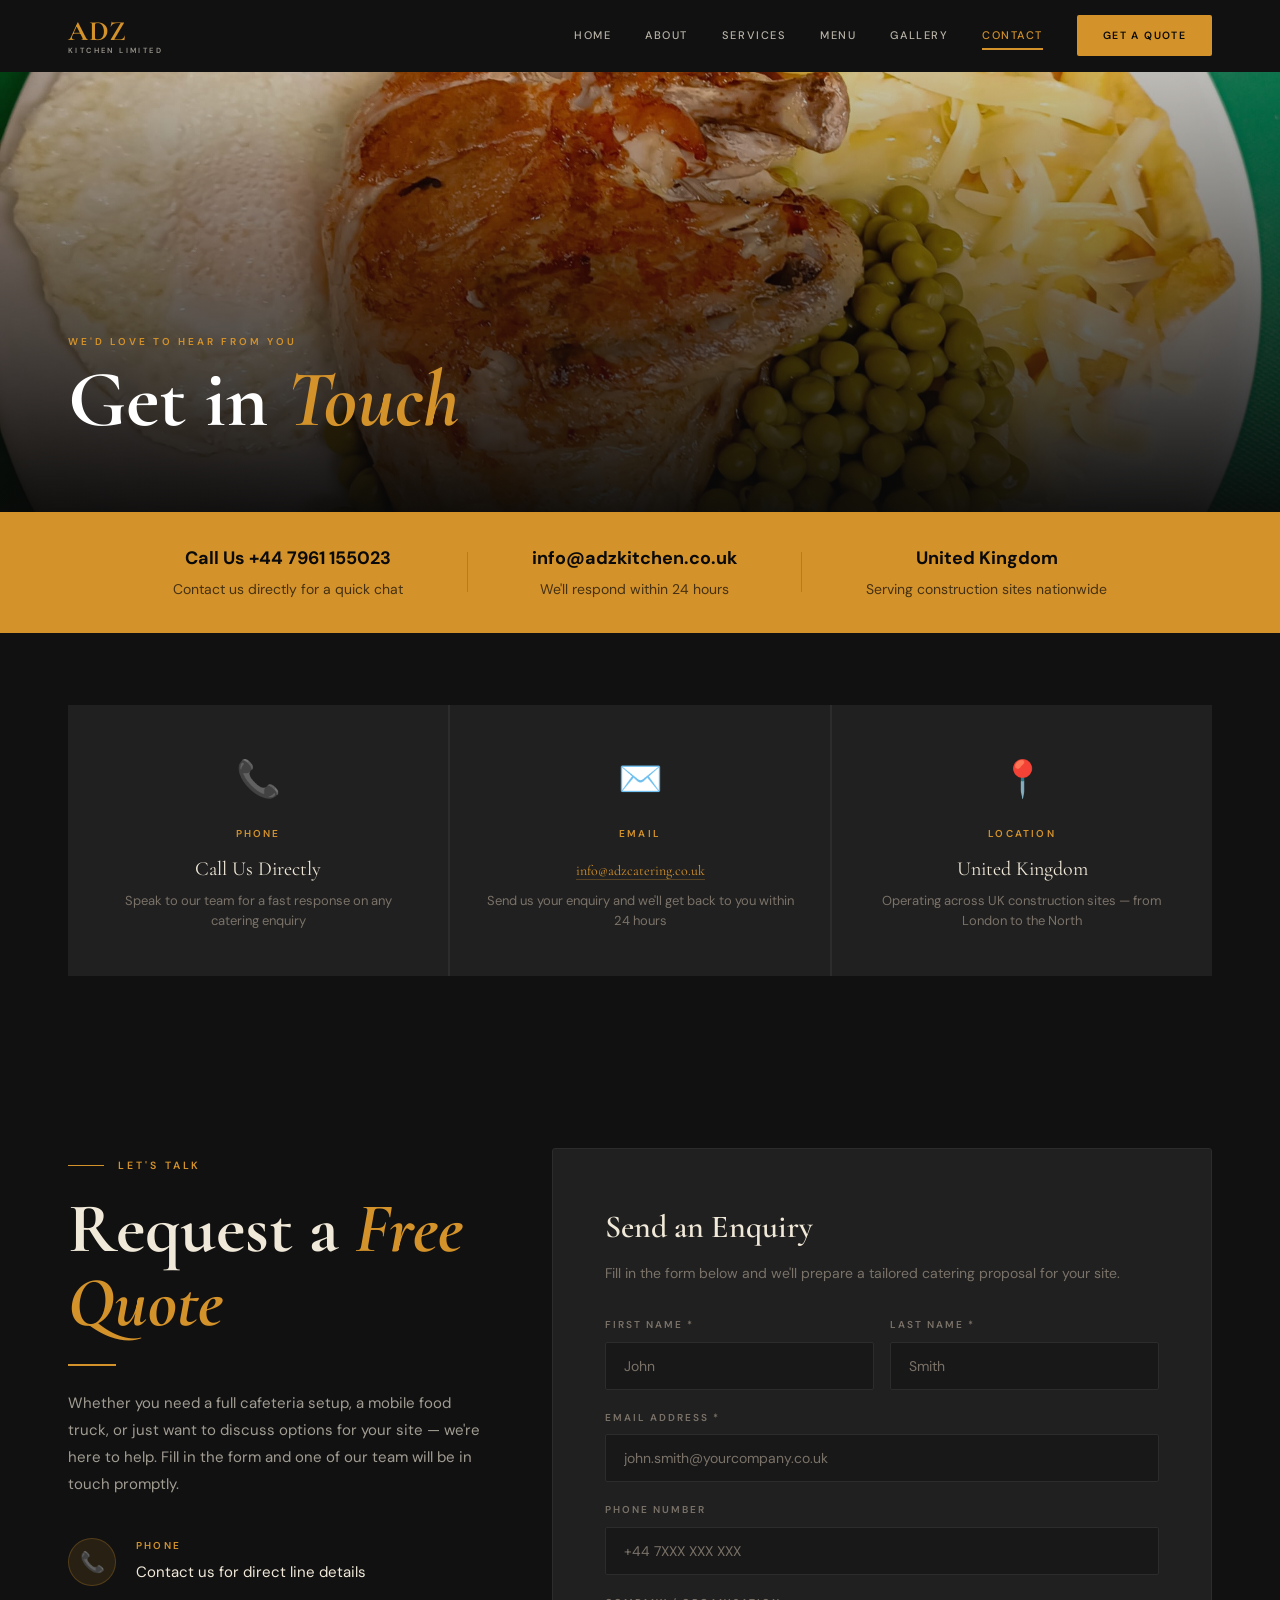
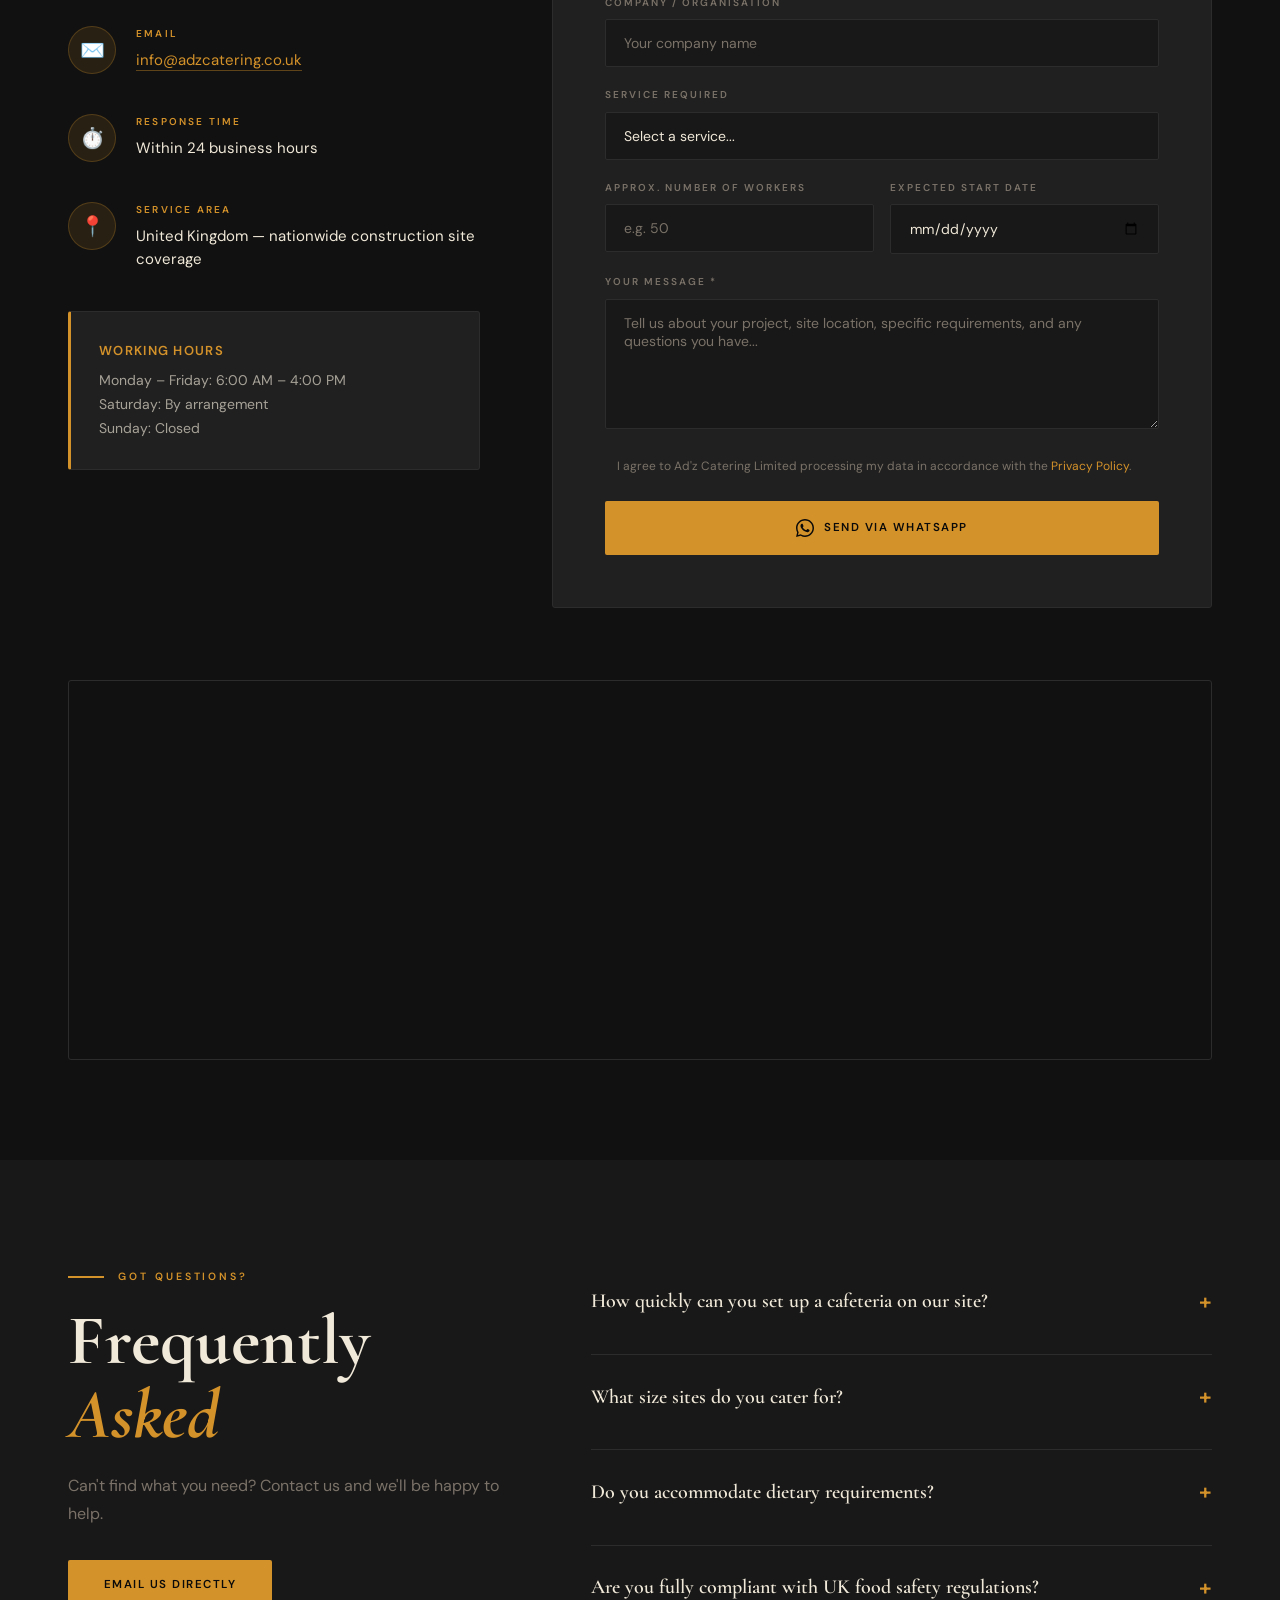
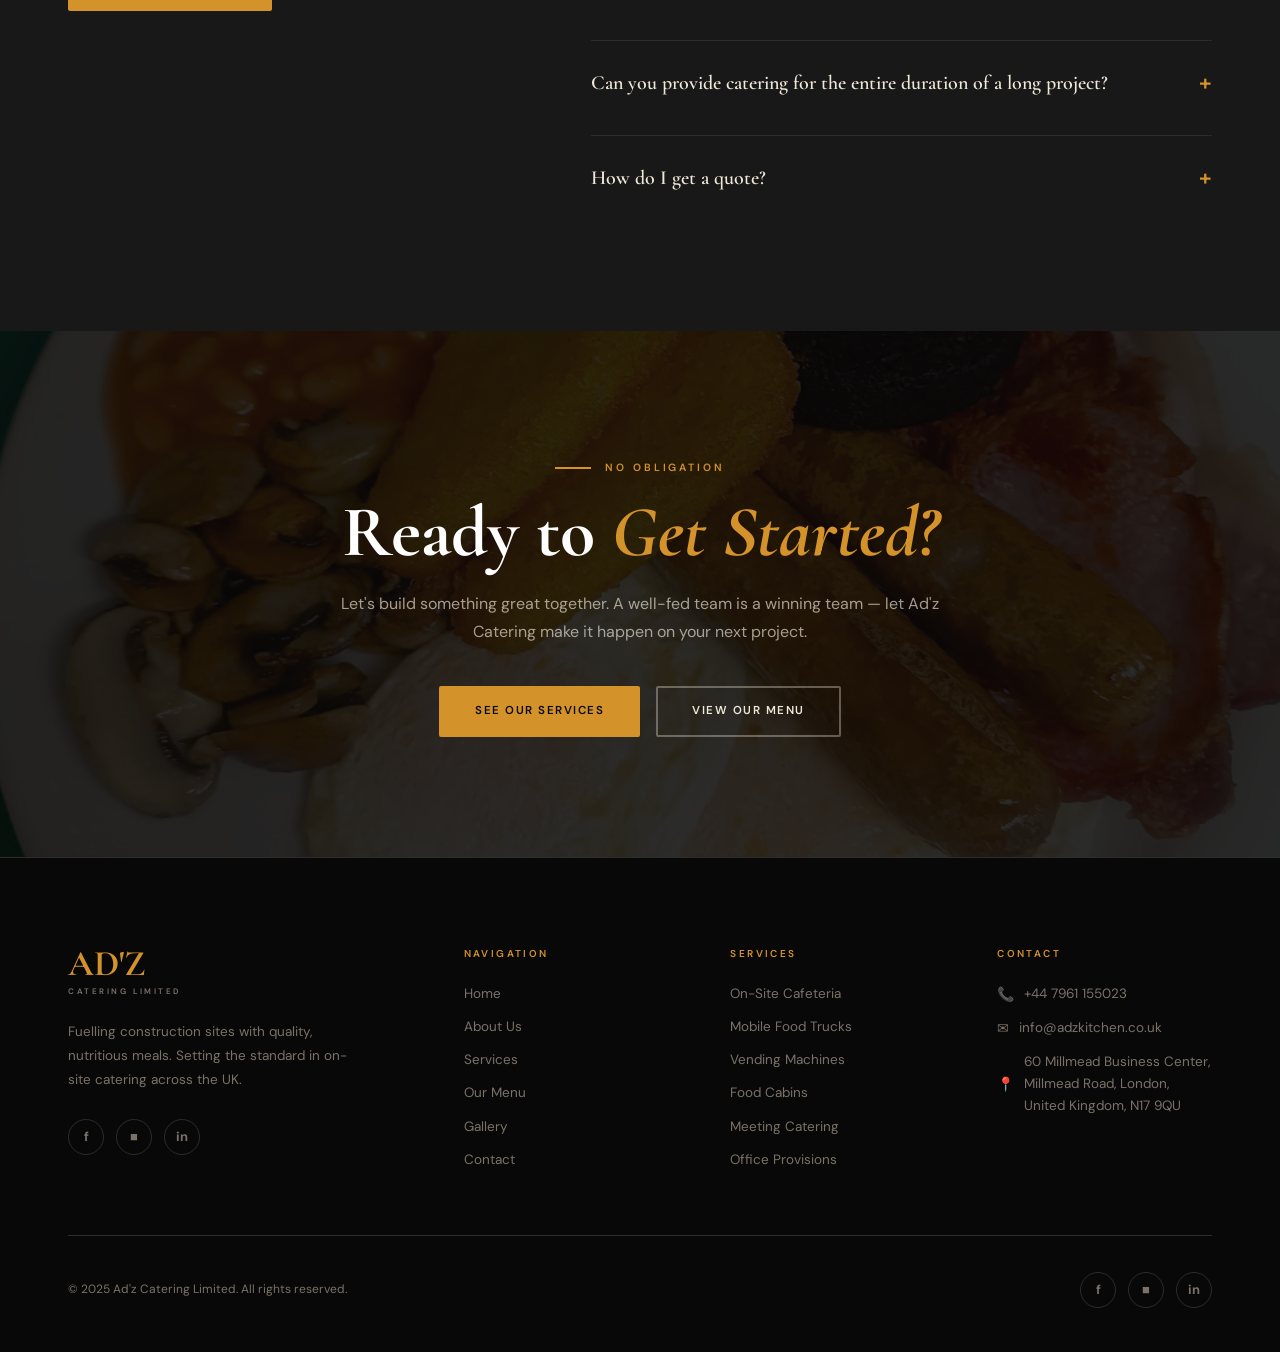
<file: contact.html>
<!DOCTYPE html>
<html lang="en">
<head>
  <meta charset="UTF-8">
  <meta name="viewport" content="width=device-width, initial-scale=1.0">
  <meta name="description" content="Contact Adz Kitchen Limited — get a free quote for on-site catering at your construction site. Fill in our enquiry form or call us directly. UK-based catering specialists.">
  <title>Contact Us — Adz Kitchen Limited</title>
  <link rel="stylesheet" href="assets/css/style.css">
  <style>
    .contact-header-strip {
      background: var(--amber);
      padding: 32px 28px;
      text-align: center;
    }
    .contact-header-strip p {
      font-size: 14px;
      color: rgba(8,8,8,0.7);
    }
    .contact-header-strip strong {
      font-size: 18px;
      color: #0A0A0A;
      display: block;
      margin-bottom: 4px;
    }

    .info-cards {
      display: grid;
      grid-template-columns: repeat(3, 1fr);
      gap: 2px;
      background: var(--border);
      margin-bottom: 72px;
    }
    .info-card {
      background: var(--card);
      padding: 44px 36px;
      text-align: center;
      transition: background 0.3s;
    }
    .info-card:hover { background: var(--card-hover); }
    .info-card__icon {
      font-size: 36px;
      margin-bottom: 18px;
      display: block;
    }
    .info-card__title {
      font-size: 10px;
      font-weight: 600;
      letter-spacing: 0.22em;
      text-transform: uppercase;
      color: var(--amber);
      margin-bottom: 12px;
    }
    .info-card__value {
      font-family: var(--font-display);
      font-size: 20px;
      color: var(--cream);
      line-height: 1.4;
      margin-bottom: 8px;
    }
    .info-card__sub {
      font-size: 13px;
      color: var(--muted);
      line-height: 1.6;
    }
    .info-card__link {
      font-size: 14px;
      color: var(--amber);
      border-bottom: 1px solid rgba(212,146,42,0.3);
      transition: border-color 0.2s;
    }
    .info-card__link:hover { border-color: var(--amber); }

    .faq-item {
      border-bottom: 1px solid var(--border);
      padding: 24px 0;
    }
    .faq-item:last-child { border-bottom: none; }
    .faq-q {
      font-family: var(--font-display);
      font-size: 20px;
      font-weight: 600;
      color: var(--cream);
      margin-bottom: 10px;
      cursor: pointer;
      display: flex;
      justify-content: space-between;
      align-items: center;
      gap: 16px;
    }
    .faq-q::after {
      content: '+';
      font-family: var(--font-body);
      font-size: 22px;
      color: var(--amber);
      flex-shrink: 0;
      transition: transform 0.3s;
    }
    .faq-item.open .faq-q::after { transform: rotate(45deg); }
    .faq-a {
      font-size: 14.5px;
      color: var(--muted);
      line-height: 1.8;
      max-height: 0;
      overflow: hidden;
      transition: max-height 0.4s ease;
    }
    .faq-item.open .faq-a { max-height: 300px; }

    @media (max-width: 768px) {
      .info-cards { grid-template-columns: 1fr; }
    }
  </style>
</head>
<body>

  <!-- NAVIGATION -->
  <nav class="nav scrolled" role="navigation" aria-label="Main navigation">
    <div class="nav__inner">
      <a href="index.html" class="nav__logo">
        <span class="nav__logo-main">ADZ</span>
        <span class="nav__logo-sub">Kitchen Limited</span>
      </a>
      <div class="nav__links" role="menubar">
        <a href="index.html"    class="nav__link" role="menuitem">Home</a>
        <a href="about.html"    class="nav__link" role="menuitem">About</a>
        <a href="services.html" class="nav__link" role="menuitem">Services</a>
        <a href="menu.html"     class="nav__link" role="menuitem">Menu</a>
        <a href="gallery.html"  class="nav__link" role="menuitem">Gallery</a>
        <a href="contact.html"  class="nav__link active" role="menuitem">Contact</a>
        <a href="contact.html"  class="btn btn-primary nav__cta">Get a Quote</a>
      </div>
      <button class="nav__toggle" aria-label="Toggle navigation menu">
        <span></span><span></span><span></span>
      </button>
    </div>
  </nav>

  <!-- PAGE HERO -->
  <header class="page-hero" aria-label="Contact page header">
    <div class="page-hero__bg" style="background-image:url('assets/images/img12.jpg');" role="img" aria-label="Freshly prepared grilled chicken with fries"></div>
    <div class="page-hero__overlay"></div>
    <div class="page-hero__content">
      <p class="page-hero__label">We'd Love to Hear From You</p>
      <h1 class="page-hero__title">Get in <em>Touch</em></h1>
    </div>
  </header>

  <!-- QUICK STRIP -->
  <div class="contact-header-strip" role="complementary" aria-label="Quick contact info">
    <div class="container" style="display:flex;justify-content:center;gap:64px;flex-wrap:wrap;align-items:center;">
      <div>
        <strong>Call Us +44 7961 155023</strong>
        <p>Contact us directly for a quick chat</p>
      </div>
      <div style="width:1px;height:40px;background:rgba(0,0,0,0.15);"></div>
      <div>
        <strong>info@adzkitchen.co.uk</strong>
        <p>We'll respond within 24 hours</p>
      </div>
      <div style="width:1px;height:40px;background:rgba(0,0,0,0.15);"></div>
      <div>
        <strong>United Kingdom</strong>
        <p>Serving construction sites nationwide</p>
      </div>
    </div>
  </div>

  <!-- INFO CARDS -->
  <section style="padding:72px 0 0;" aria-label="Contact information">
    <div class="container">
      <div class="info-cards reveal">
        <div class="info-card">
          <span class="info-card__icon">📞</span>
          <p class="info-card__title">Phone</p>
          <p class="info-card__value">Call Us Directly</p>
          <p class="info-card__sub">Speak to our team for a fast response on any catering enquiry</p>
        </div>
        <div class="info-card">
          <span class="info-card__icon">✉️</span>
          <p class="info-card__title">Email</p>
          <p class="info-card__value">
            <a href="mailto:info@adzcatering.co.uk" class="info-card__link">info@adzcatering.co.uk</a>
          </p>
          <p class="info-card__sub">Send us your enquiry and we'll get back to you within 24 hours</p>
        </div>
        <div class="info-card">
          <span class="info-card__icon">📍</span>
          <p class="info-card__title">Location</p>
          <p class="info-card__value">United Kingdom</p>
          <p class="info-card__sub">Operating across UK construction sites — from London to the North</p>
        </div>
      </div>
    </div>
  </section>

  <!-- CONTACT FORM + INFO -->
  <section class="section" aria-label="Contact form">
    <div class="container">
      <div class="contact-grid">

        <!-- LEFT: Info Panel -->
        <div class="reveal">
          <p class="eyebrow">Let's Talk</p>
          <h2 class="display-title">Request a <em>Free Quote</em></h2>
          <div class="amber-rule"></div>
          <p style="font-size:15px;color:var(--cream-dim);line-height:1.8;margin-bottom:40px;">Whether you need a full cafeteria setup, a mobile food truck, or just want to discuss options for your site — we're here to help. Fill in the form and one of our team will be in touch promptly.</p>

          <div class="contact-info__item">
            <div class="contact-info__icon">📞</div>
            <div>
              <p class="contact-info__label">Phone</p>
              <p class="contact-info__value">Contact us for direct line details</p>
            </div>
          </div>

          <div class="contact-info__item">
            <div class="contact-info__icon">✉️</div>
            <div>
              <p class="contact-info__label">Email</p>
              <p class="contact-info__value"><a href="mailto:info@adzcatering.co.uk" style="color:var(--amber);border-bottom:1px solid rgba(212,146,42,0.4);">info@adzcatering.co.uk</a></p>
            </div>
          </div>

          <div class="contact-info__item">
            <div class="contact-info__icon">⏱️</div>
            <div>
              <p class="contact-info__label">Response Time</p>
              <p class="contact-info__value">Within 24 business hours</p>
            </div>
          </div>

          <div class="contact-info__item">
            <div class="contact-info__icon">📍</div>
            <div>
              <p class="contact-info__label">Service Area</p>
              <p class="contact-info__value">United Kingdom — nationwide construction site coverage</p>
            </div>
          </div>

          <div style="margin-top:40px;padding:28px;background:var(--card);border:1px solid var(--border);border-radius:3px;border-left:3px solid var(--amber);">
            <p style="font-size:13px;font-weight:600;color:var(--amber);letter-spacing:0.1em;text-transform:uppercase;margin-bottom:8px;">Working Hours</p>
            <p style="font-size:14px;color:var(--cream-dim);line-height:1.7;">Monday – Friday: 6:00 AM – 4:00 PM<br>Saturday: By arrangement<br>Sunday: Closed</p>
          </div>
        </div>

        <!-- RIGHT: Form -->
        <div class="contact-form-wrap reveal reveal-delay-2">
          <h3>Send an Enquiry</h3>
          <p class="form-sub">Fill in the form below and we'll prepare a tailored catering proposal for your site.</p>

          <form id="contactForm" novalidate aria-label="Contact and enquiry form">
            <div class="form-row">
              <div class="form-group">
                <label for="firstName">First Name *</label>
                <input type="text" id="firstName" name="firstName" placeholder="John" required autocomplete="given-name">
              </div>
              <div class="form-group">
                <label for="lastName">Last Name *</label>
                <input type="text" id="lastName" name="lastName" placeholder="Smith" required autocomplete="family-name">
              </div>
            </div>

            <div class="form-group">
              <label for="email">Email Address *</label>
              <input type="email" id="email" name="email" placeholder="john.smith@yourcompany.co.uk" required autocomplete="email">
            </div>

            <div class="form-group">
              <label for="phone">Phone Number</label>
              <input type="tel" id="phone" name="phone" placeholder="+44 7XXX XXX XXX" autocomplete="tel">
            </div>

            <div class="form-group">
              <label for="company">Company / Organisation</label>
              <input type="text" id="company" name="company" placeholder="Your company name" autocomplete="organization">
            </div>

            <div class="form-group">
              <label for="service">Service Required</label>
              <select id="service" name="service">
                <option value="" disabled selected>Select a service...</option>
                <option value="cafeteria">On-Site Cafeteria Installation</option>
                <option value="truck">Mobile Food Truck</option>
                <option value="vending">Vending Machines</option>
                <option value="cabin">Food Cabin</option>
                <option value="meeting">Meeting Catering</option>
                <option value="office">Office Provisions</option>
                <option value="other">Other / Not Sure</option>
              </select>
            </div>

            <div class="form-row">
              <div class="form-group">
                <label for="workers">Approx. Number of Workers</label>
                <input type="number" id="workers" name="workers" placeholder="e.g. 50" min="1">
              </div>
              <div class="form-group">
                <label for="startDate">Expected Start Date</label>
                <input type="date" id="startDate" name="startDate">
              </div>
            </div>

            <div class="form-group">
              <label for="message">Your Message *</label>
              <textarea id="message" name="message" placeholder="Tell us about your project, site location, specific requirements, and any questions you have..." required></textarea>
            </div>

            <div style="margin-bottom:24px;">
              <label style="display:flex;align-items:flex-start;gap:12px;cursor:pointer;font-size:12px;color:var(--muted);text-transform:none;letter-spacing:0;">
                <input type="checkbox" id="consent" name="consent" required style="width:auto;margin-top:2px;accent-color:var(--amber);">
                <span>I agree to Ad'z Catering Limited processing my data in accordance with the <a href="#" style="color:var(--amber);">Privacy Policy</a>.</span>
              </label>
            </div>

            <button type="submit" class="btn btn-primary" style="width:100%;justify-content:center;padding:16px;">
              <svg xmlns="http://www.w3.org/2000/svg" viewBox="0 0 24 24" fill="currentColor" style="width:18px;height:18px;flex-shrink:0;"><path d="M17.472 14.382c-.297-.149-1.758-.867-2.03-.967-.273-.099-.471-.148-.67.15-.197.297-.767.966-.94 1.164-.173.199-.347.223-.644.075-.297-.15-1.255-.463-2.39-1.475-.883-.788-1.48-1.761-1.653-2.059-.173-.297-.018-.458.13-.606.134-.133.298-.347.446-.52.149-.174.198-.298.298-.497.099-.198.05-.371-.025-.52-.075-.149-.669-1.612-.916-2.207-.242-.579-.487-.5-.669-.51-.173-.008-.371-.01-.57-.01-.198 0-.52.074-.792.372-.272.297-1.04 1.016-1.04 2.479 0 1.462 1.065 2.875 1.213 3.074.149.198 2.096 3.2 5.077 4.487.709.306 1.262.489 1.694.625.712.227 1.36.195 1.871.118.571-.085 1.758-.719 2.006-1.413.248-.694.248-1.289.173-1.413-.074-.124-.272-.198-.57-.347z"/><path d="M12 0C5.373 0 0 5.373 0 12c0 2.123.554 4.118 1.528 5.855L.057 23.943l6.258-1.641A11.94 11.94 0 0012 24c6.627 0 12-5.373 12-12S18.627 0 12 0zm0 22c-1.891 0-3.667-.5-5.207-1.378l-.373-.221-3.865 1.013 1.033-3.764-.242-.387A9.944 9.944 0 012 12C2 6.477 6.477 2 12 2s10 4.477 10 10-4.477 10-10 10z"/></svg>
              Send via WhatsApp
            </button>
          </form>
        </div>

      </div>

      <!-- MAP -->
      <div class="map-container reveal" aria-label="Location map">
        <iframe
          src="https://www.google.com/maps/embed?pb=!1m18!1m12!1m3!1d9930.894000000001!2d-0.1276!3d51.5074!2m3!1f0!2f0!3f0!3m2!1i1024!2i768!4f13.1!3m3!1m2!1s0x47d8a00baf21de75%3A0x52963a5addd52a99!2sLondon%2C%20UK!5e0!3m2!1sen!2suk!4v1680000000000!5m2!1sen!2suk"
          allowfullscreen=""
          loading="lazy"
          referrerpolicy="no-referrer-when-downgrade"
          title="Ad'z Catering Limited service area — United Kingdom"
          aria-label="Map showing UK service area">
        </iframe>
      </div>

    </div>
  </section>

  <!-- FAQ -->
  <section class="section section--light" aria-label="Frequently asked questions">
    <div class="container">
      <div style="display:grid;grid-template-columns:1fr 1.4fr;gap:80px;align-items:start;" class="reveal">
        <div>
          <p class="eyebrow">Got Questions?</p>
          <h2 class="display-title">Frequently <em>Asked</em></h2>
          <p class="lead" style="margin-bottom:32px;">Can't find what you need? Contact us and we'll be happy to help.</p>
          <a href="mailto:info@adzcatering.co.uk" class="btn btn-primary">Email Us Directly</a>
        </div>
        <div>
          <div class="faq-item" role="article">
            <h3 class="faq-q" onclick="toggleFaq(this)">How quickly can you set up a cafeteria on our site?</h3>
            <p class="faq-a">Depending on the type of solution required, we can typically have a mobile food truck operational within days and a full cafeteria installation ready within 1–2 weeks of confirmation. We work around your site schedule to minimise disruption.</p>
          </div>
          <div class="faq-item" role="article">
            <h3 class="faq-q" onclick="toggleFaq(this)">What size sites do you cater for?</h3>
            <p class="faq-a">We cater for sites of all sizes — from small teams of 20 to large developments with hundreds of workers. Our flexible range of solutions (mobile trucks, food cabins, vending, full cafeterias) means we can find the right fit for any project.</p>
          </div>
          <div class="faq-item" role="article">
            <h3 class="faq-q" onclick="toggleFaq(this)">Do you accommodate dietary requirements?</h3>
            <p class="faq-a">Yes — our menu includes vegetarian options, and we are happy to discuss specific dietary needs or allergy requirements with our clients. We aim to provide a menu that works for your entire workforce.</p>
          </div>
          <div class="faq-item" role="article">
            <h3 class="faq-q" onclick="toggleFaq(this)">Are you fully compliant with UK food safety regulations?</h3>
            <p class="faq-a">Absolutely. We hold all necessary food safety certifications, maintain the highest hygiene standards, and ensure all our staff are trained in food safety practices. We are fully compliant with all relevant UK legislation.</p>
          </div>
          <div class="faq-item" role="article">
            <h3 class="faq-q" onclick="toggleFaq(this)">Can you provide catering for the entire duration of a long project?</h3>
            <p class="faq-a">Yes — we specialise in long-term site catering partnerships. Our projects with Countryside and Bovis Homes demonstrate our ability to reliably serve a workforce for the full duration of a major construction project, adapting as the team's needs change.</p>
          </div>
          <div class="faq-item" role="article">
            <h3 class="faq-q" onclick="toggleFaq(this)">How do I get a quote?</h3>
            <p class="faq-a">Simply fill in the contact form above, email us, or call us directly. We'll ask you a few questions about your site, workforce size, and what you need — then put together a tailored proposal at no obligation.</p>
          </div>
        </div>
      </div>
    </div>
  </section>

  <!-- SECOND CTA STRIP -->
  <section class="cta-banner" aria-label="Final call to action">
    <div class="cta-banner__bg" style="background-image:url('assets/images/img16.jpg');" role="img" aria-label="Full English breakfast"></div>
    <div class="cta-banner__overlay"></div>
    <div class="cta-banner__content reveal">
      <p class="eyebrow" style="justify-content:center;">No Obligation</p>
      <h2 class="cta-banner__title">Ready to <em>Get Started?</em></h2>
      <p class="cta-banner__text">Let's build something great together. A well-fed team is a winning team — let Ad'z Catering make it happen on your next project.</p>
      <div class="cta-banner__actions">
        <a href="services.html" class="btn btn-primary">See Our Services</a>
        <a href="menu.html"     class="btn btn-outline">View Our Menu</a>
      </div>
    </div>
  </section>

  <!-- FOOTER -->
  <footer class="footer" role="contentinfo">
    <div class="container">
      <div class="footer__grid">
        <div>
          <div class="footer__logo-main">AD'Z</div>
          <span class="footer__logo-sub">Catering Limited</span>
          <p class="footer__tagline">Fuelling construction sites with quality, nutritious meals. Setting the standard in on-site catering across the UK.</p>
          <div class="footer__socials">
            <a href="#" class="footer__social-btn" aria-label="Facebook">f</a>
            <a href="#" class="footer__social-btn" aria-label="Instagram">&#9632;</a>
            <a href="#" class="footer__social-btn" aria-label="LinkedIn">in</a>
          </div>
        </div>
        <div>
          <h3 class="footer__col-title">Navigation</h3>
          <div class="footer__links">
            <a href="index.html"    class="footer__link">Home</a>
            <a href="about.html"    class="footer__link">About Us</a>
            <a href="services.html" class="footer__link">Services</a>
            <a href="menu.html"     class="footer__link">Our Menu</a>
            <a href="gallery.html"  class="footer__link">Gallery</a>
            <a href="contact.html"  class="footer__link">Contact</a>
          </div>
        </div>
        <div>
          <h3 class="footer__col-title">Services</h3>
          <div class="footer__links">
            <a href="services.html" class="footer__link">On-Site Cafeteria</a>
            <a href="services.html" class="footer__link">Mobile Food Trucks</a>
            <a href="services.html" class="footer__link">Vending Machines</a>
            <a href="services.html" class="footer__link">Food Cabins</a>
            <a href="services.html" class="footer__link">Meeting Catering</a>
            <a href="services.html" class="footer__link">Office Provisions</a>
          </div>
        </div>
        <div>
          <h3 class="footer__col-title">Contact</h3>
          <div class="footer__links">
            <span class="footer__link"><span class="footer__link-icon">📞</span> +44 7961 155023</span>
            <a href="mailto:info@adzkitchen.co.uk" class="footer__link"><span class="footer__link-icon">✉</span> info@adzkitchen.co.uk</a>
            <span class="footer__link"><span class="footer__link-icon">📍</span> 60 Millmead Business Center, Millmead Road, London, United Kingdom, N17 9QU</span>
          </div>
        </div>
      </div>
      <div class="footer__bottom">
        <p class="footer__copy">&copy; 2025 Ad'z Catering Limited. All rights reserved.</p>
        <div class="footer__socials">
          <a href="#" class="footer__social-btn">f</a>
          <a href="#" class="footer__social-btn">&#9632;</a>
          <a href="#" class="footer__social-btn">in</a>
        </div>
      </div>
    </div>
  </footer>

  <script src="assets/js/main.js"></script>
  <script>
    function toggleFaq(el) {
      const item = el.parentElement;
      const isOpen = item.classList.contains('open');
      document.querySelectorAll('.faq-item.open').forEach(i => i.classList.remove('open'));
      if (!isOpen) item.classList.add('open');
    }
  </script>
</body>
</html>
</file>
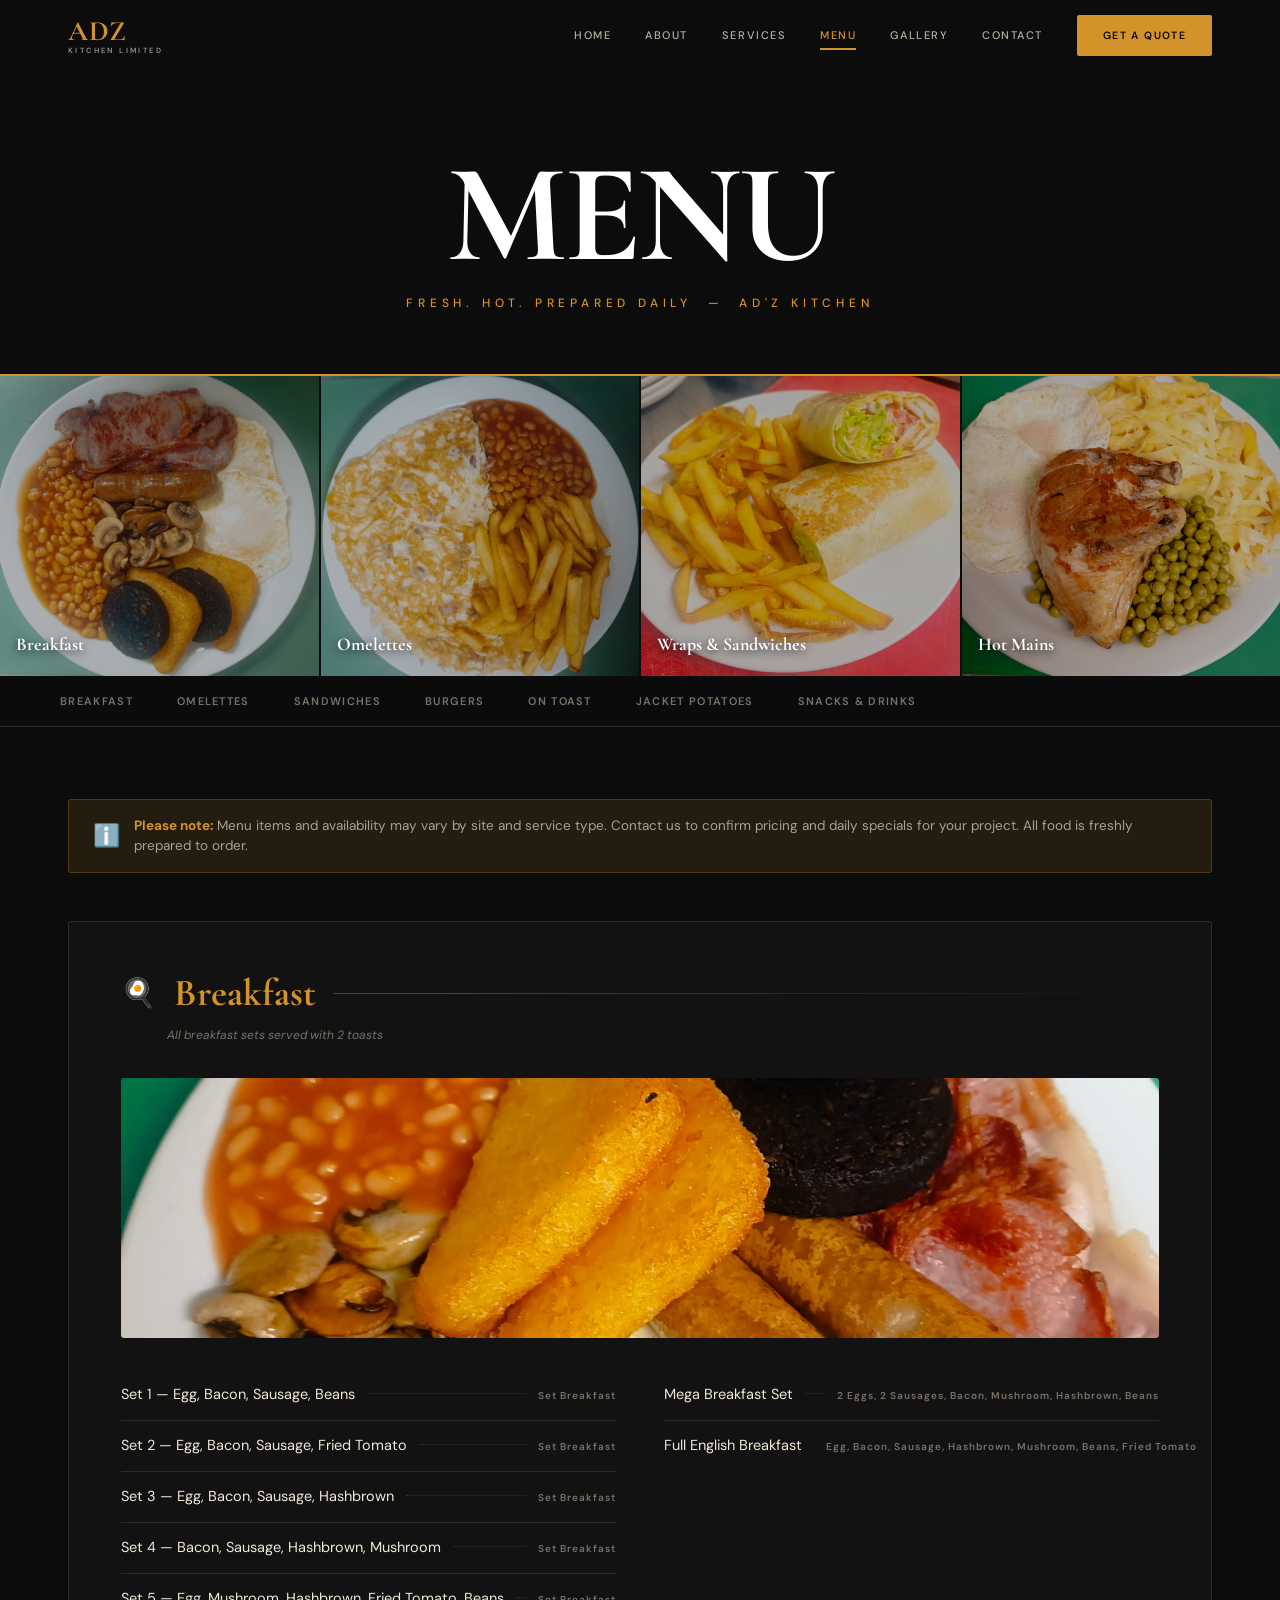
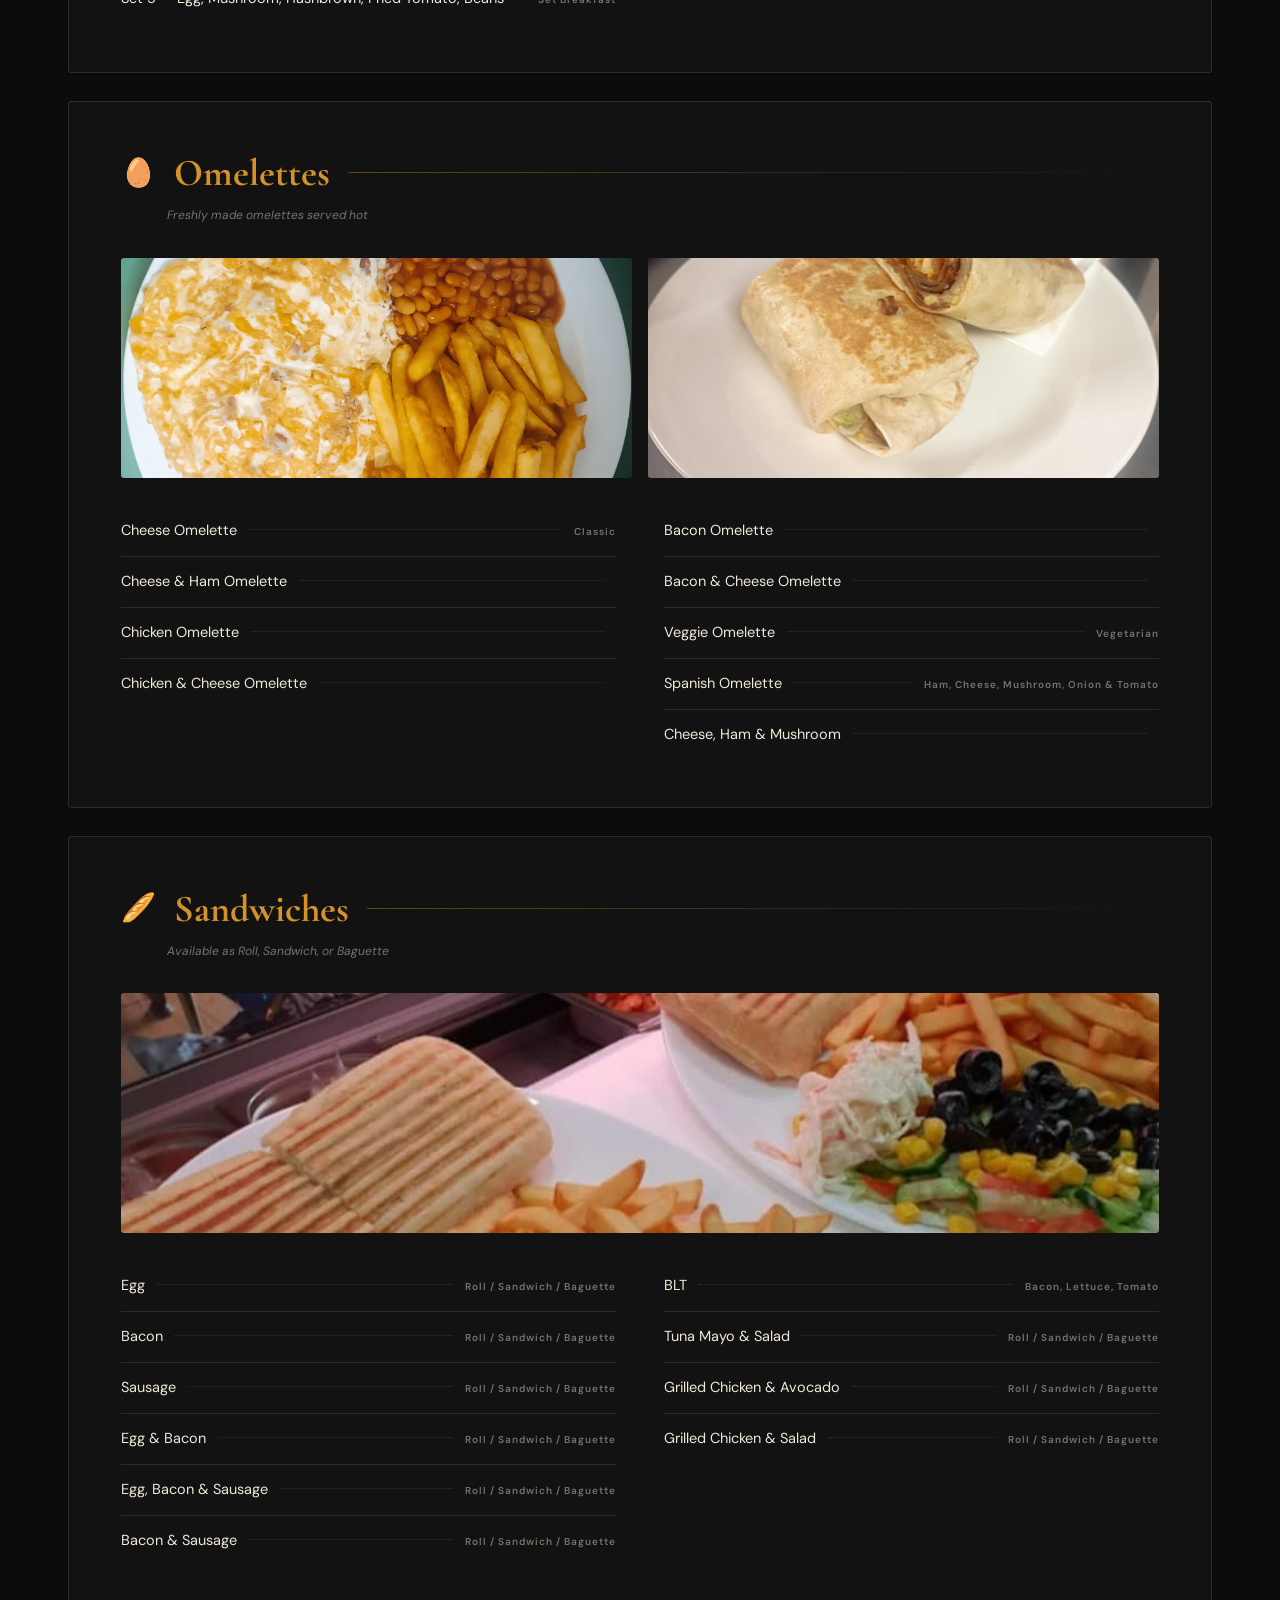
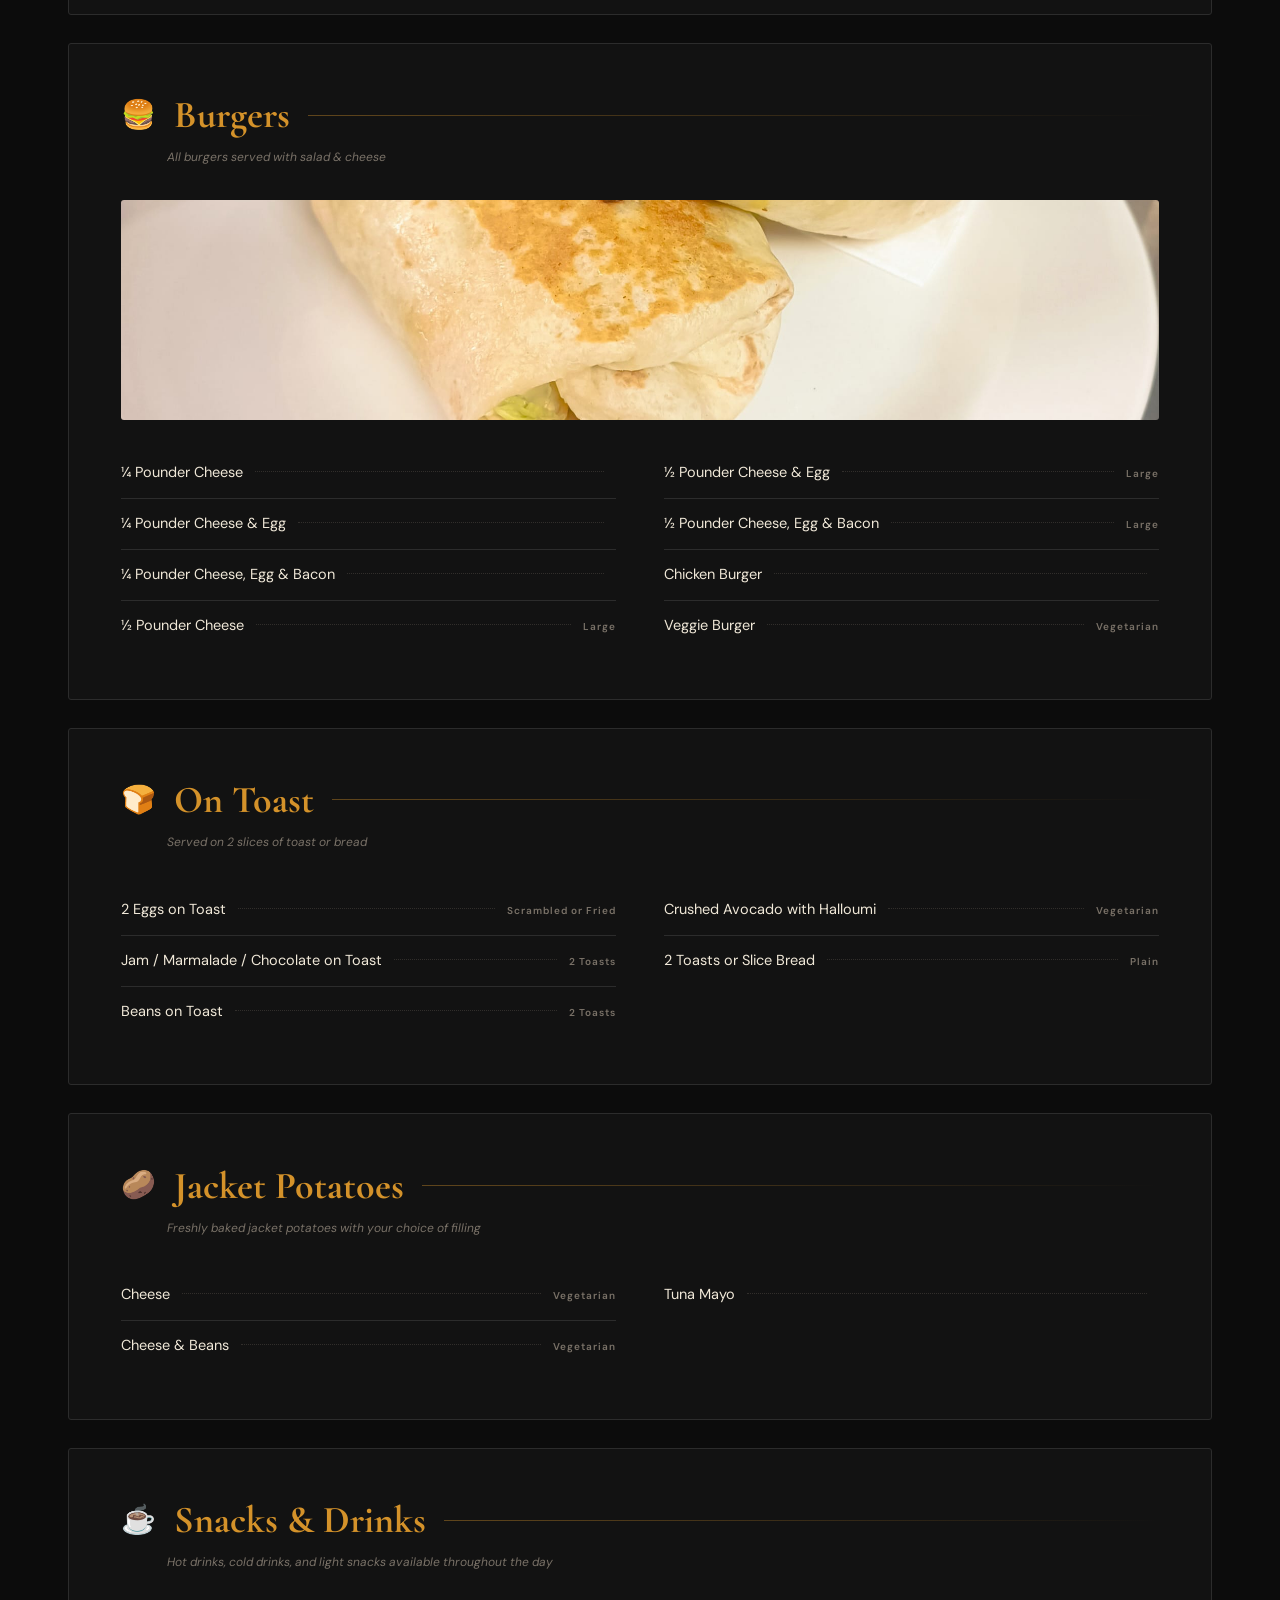
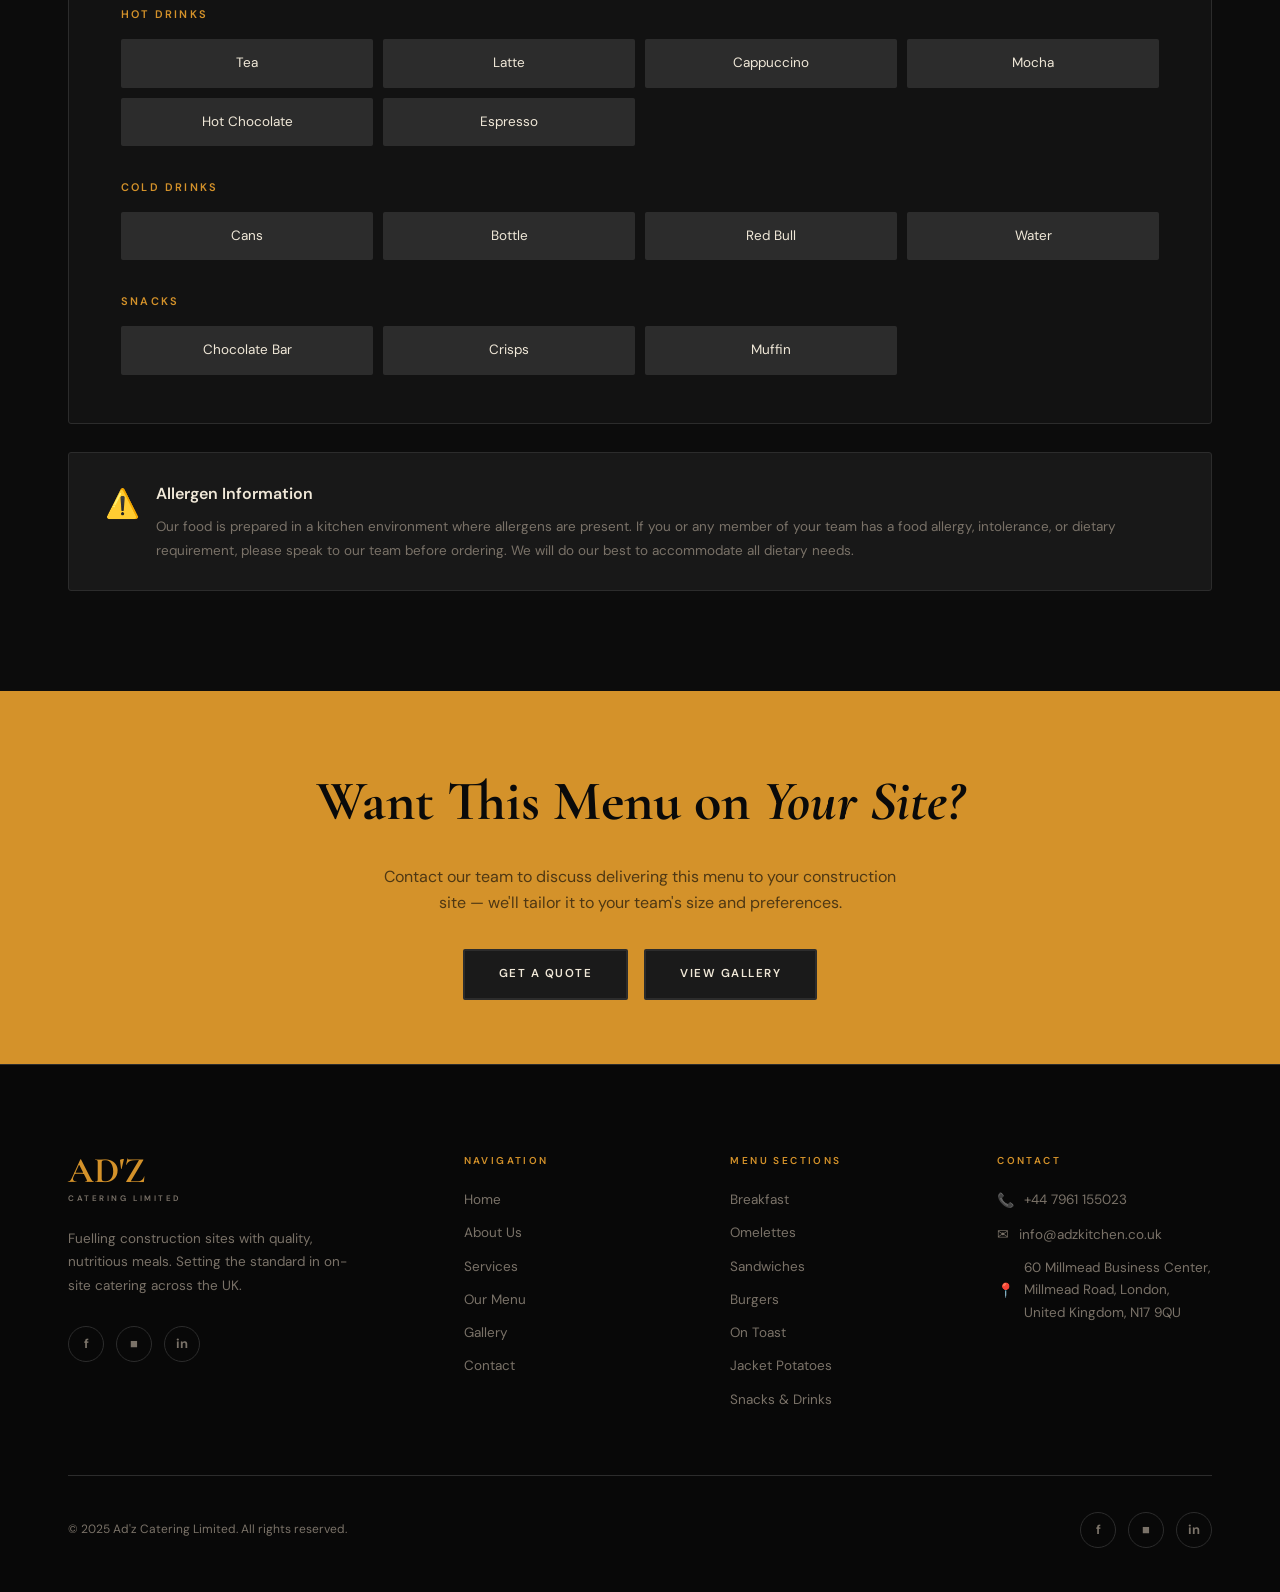
<file: menu.html>
<!DOCTYPE html>
<html lang="en">
<head>
  <meta charset="UTF-8">
  <meta name="viewport" content="width=device-width, initial-scale=1.0">
  <meta name="description" content="Adz Kitchen Limited menu — full English breakfast sets, omelettes, sandwiches, burgers, jacket potatoes, wraps, and snacks. Fresh food served daily at construction sites.">
  <title>Our Menu — Adz Kitchen Limited</title>
  <link rel="stylesheet" href="assets/css/style.css">
  <style>
    body { background: #0C0C0C; }

    .menu-nav-bar {
      position: sticky;
      top: var(--nav-height);
      z-index: 100;
      background: rgba(12,12,12,0.97);
      backdrop-filter: blur(16px);
      border-bottom: 1px solid var(--border);
      padding: 0 28px;
    }
    .menu-nav-bar__inner {
      max-width: var(--max-width);
      margin: 0 auto;
      display: flex;
      gap: 4px;
      overflow-x: auto;
      scrollbar-width: none;
    }
    .menu-nav-bar__inner::-webkit-scrollbar { display: none; }
    .menu-jump {
      padding: 16px 20px;
      font-size: 11px;
      font-weight: 600;
      letter-spacing: 0.12em;
      text-transform: uppercase;
      color: var(--muted);
      white-space: nowrap;
      background: none;
      border: none;
      cursor: pointer;
      border-bottom: 2px solid transparent;
      transition: color 0.2s, border-color 0.2s;
    }
    .menu-jump:hover, .menu-jump.active {
      color: var(--amber);
      border-color: var(--amber);
    }

    .menu-food-strip {
      display: grid;
      grid-template-columns: repeat(4, 1fr);
      height: 300px;
      gap: 2px;
      margin-bottom: 2px;
    }
    .menu-food-strip__item {
      overflow: hidden;
      position: relative;
    }
    .menu-food-strip__item img {
      width: 100%; height: 100%;
      object-fit: cover;
      filter: brightness(0.7);
      transition: filter 0.4s, transform 0.5s;
    }
    .menu-food-strip__item:hover img {
      filter: brightness(0.9);
      transform: scale(1.05);
    }
    .menu-food-strip__label {
      position: absolute;
      bottom: 16px; left: 16px;
      font-family: var(--font-display);
      font-size: 18px;
      font-weight: 700;
      color: var(--white);
      text-shadow: 0 2px 8px rgba(0,0,0,0.8);
    }

    .menu-note {
      background: var(--amber-dim);
      border: 1px solid var(--amber-mid);
      border-radius: 3px;
      padding: 16px 24px;
      display: flex;
      align-items: center;
      gap: 14px;
      margin-bottom: 48px;
    }
    .menu-note__icon { font-size: 22px; flex-shrink: 0; }
    .menu-note__text { font-size: 13.5px; color: var(--cream-dim); line-height: 1.5; }
    .menu-note__text strong { color: var(--amber); }

    @media (max-width: 768px) {
      .menu-food-strip { grid-template-columns: repeat(2, 1fr); height: 240px; }
      .menu-cat { padding: 28px 20px; }
    }
    @media (max-width: 480px) {
      .menu-food-strip { grid-template-columns: 1fr 1fr; height: 200px; }
    }
  </style>
</head>
<body>

  <!-- NAVIGATION -->
  <nav class="nav scrolled" role="navigation" aria-label="Main navigation">
    <div class="nav__inner">
      <a href="index.html" class="nav__logo">
        <span class="nav__logo-main">ADZ</span>
        <span class="nav__logo-sub">Kitchen Limited</span>
      </a>
      <div class="nav__links" role="menubar">
        <a href="index.html"    class="nav__link" role="menuitem">Home</a>
        <a href="about.html"    class="nav__link" role="menuitem">About</a>
        <a href="services.html" class="nav__link" role="menuitem">Services</a>
        <a href="menu.html"     class="nav__link active" role="menuitem">Menu</a>
        <a href="gallery.html"  class="nav__link" role="menuitem">Gallery</a>
        <a href="contact.html"  class="nav__link" role="menuitem">Contact</a>
        <a href="contact.html"  class="btn btn-primary nav__cta">Get a Quote</a>
      </div>
      <button class="nav__toggle" aria-label="Toggle navigation menu">
        <span></span><span></span><span></span>
      </button>
    </div>
  </nav>

  <!-- MENU HERO -->
  <header class="menu-board-hero" aria-label="Menu header">
    <h1 class="menu-board-hero__title">MENU</h1>
    <p class="menu-board-hero__sub">Fresh. Hot. Prepared Daily &nbsp;&mdash;&nbsp; Ad'z Kitchen</p>
  </header>

  <!-- FOOD PHOTO STRIP -->
  <div class="menu-food-strip" aria-label="Food photos">
    <div class="menu-food-strip__item">
      <img src="assets/images/img01.jpg" alt="Full English breakfast" loading="lazy">
      <span class="menu-food-strip__label">Breakfast</span>
    </div>
    <div class="menu-food-strip__item">
      <img src="assets/images/img03.jpg" alt="Omelette with beans and fries" loading="lazy">
      <span class="menu-food-strip__label">Omelettes</span>
    </div>
    <div class="menu-food-strip__item">
      <img src="assets/images/img10.jpg" alt="Chicken wrap with fries" loading="lazy">
      <span class="menu-food-strip__label">Wraps &amp; Sandwiches</span>
    </div>
    <div class="menu-food-strip__item">
      <img src="assets/images/img12.jpg" alt="Grilled chicken with peas and fries" loading="lazy">
      <span class="menu-food-strip__label">Hot Mains</span>
    </div>
  </div>

  <!-- MENU JUMP NAV -->
  <div class="menu-nav-bar" role="navigation" aria-label="Menu sections">
    <div class="menu-nav-bar__inner">
      <button class="menu-jump active" onclick="scrollToSection('breakfast')">Breakfast</button>
      <button class="menu-jump" onclick="scrollToSection('omelettes')">Omelettes</button>
      <button class="menu-jump" onclick="scrollToSection('sandwiches')">Sandwiches</button>
      <button class="menu-jump" onclick="scrollToSection('burgers')">Burgers</button>
      <button class="menu-jump" onclick="scrollToSection('on-toast')">On Toast</button>
      <button class="menu-jump" onclick="scrollToSection('jacket-potatoes')">Jacket Potatoes</button>
      <button class="menu-jump" onclick="scrollToSection('snacks')">Snacks &amp; Drinks</button>
    </div>
  </div>

  <!-- MENU BODY -->
  <main class="menu-board-body" aria-label="Full menu">
    <div class="container">

      <div class="menu-note reveal">
        <span class="menu-note__icon">ℹ️</span>
        <p class="menu-note__text"><strong>Please note:</strong> Menu items and availability may vary by site and service type. Contact us to confirm pricing and daily specials for your project. All food is freshly prepared to order.</p>
      </div>

      <!-- BREAKFAST -->
      <div id="breakfast" class="menu-cat reveal">
        <div class="menu-cat__header">
          <span class="menu-cat__icon">🍳</span>
          <h2 class="menu-cat__title">Breakfast</h2>
          <div class="menu-cat__divider"></div>
        </div>
        <p class="menu-cat__desc">All breakfast sets served with 2 toasts</p>
        <div style="margin-bottom:32px;">
          <img src="assets/images/img16.jpg" alt="Full English breakfast on a plate" style="width:100%;height:260px;object-fit:cover;object-position:center 30%;border-radius:3px;margin-bottom:28px;" loading="lazy">
        </div>
        <div class="menu-items-grid">
          <div>
            <div class="menu-item">
              <span class="menu-item__name">Set 1 — Egg, Bacon, Sausage, Beans</span>
              <div class="menu-item__dots"></div>
              <span class="menu-item__tag">Set Breakfast</span>
            </div>
            <div class="menu-item">
              <span class="menu-item__name">Set 2 — Egg, Bacon, Sausage, Fried Tomato</span>
              <div class="menu-item__dots"></div>
              <span class="menu-item__tag">Set Breakfast</span>
            </div>
            <div class="menu-item">
              <span class="menu-item__name">Set 3 — Egg, Bacon, Sausage, Hashbrown</span>
              <div class="menu-item__dots"></div>
              <span class="menu-item__tag">Set Breakfast</span>
            </div>
            <div class="menu-item">
              <span class="menu-item__name">Set 4 — Bacon, Sausage, Hashbrown, Mushroom</span>
              <div class="menu-item__dots"></div>
              <span class="menu-item__tag">Set Breakfast</span>
            </div>
            <div class="menu-item">
              <span class="menu-item__name">Set 5 — Egg, Mushroom, Hashbrown, Fried Tomato, Beans</span>
              <div class="menu-item__dots"></div>
              <span class="menu-item__tag">Set Breakfast</span>
            </div>
          </div>
          <div>
            <div class="menu-item">
              <span class="menu-item__name">Mega Breakfast Set</span>
              <div class="menu-item__dots"></div>
              <span class="menu-item__tag">2 Eggs, 2 Sausages, Bacon, Mushroom, Hashbrown, Beans</span>
            </div>
            <div class="menu-item">
              <span class="menu-item__name">Full English Breakfast</span>
              <div class="menu-item__dots"></div>
              <span class="menu-item__tag">Egg, Bacon, Sausage, Hashbrown, Mushroom, Beans, Fried Tomato</span>
            </div>
          </div>
        </div>
      </div>

      <!-- OMELETTES -->
      <div id="omelettes" class="menu-cat reveal">
        <div class="menu-cat__header">
          <span class="menu-cat__icon">🥚</span>
          <h2 class="menu-cat__title">Omelettes</h2>
          <div class="menu-cat__divider"></div>
        </div>
        <p class="menu-cat__desc">Freshly made omelettes served hot</p>
        <div style="display:grid;grid-template-columns:1fr 1fr;gap:16px;margin-bottom:28px;">
          <img src="assets/images/img03.jpg" alt="Omelette with beans and fries" style="width:100%;height:220px;object-fit:cover;border-radius:3px;" loading="lazy">
          <img src="assets/images/img17.jpg" alt="Freshly made omelette" style="width:100%;height:220px;object-fit:cover;border-radius:3px;" loading="lazy">
        </div>
        <div class="menu-items-grid">
          <div>
            <div class="menu-item">
              <span class="menu-item__name">Cheese Omelette</span>
              <div class="menu-item__dots"></div>
              <span class="menu-item__tag">Classic</span>
            </div>
            <div class="menu-item">
              <span class="menu-item__name">Cheese &amp; Ham Omelette</span>
              <div class="menu-item__dots"></div>
              <span class="menu-item__tag"></span>
            </div>
            <div class="menu-item">
              <span class="menu-item__name">Chicken Omelette</span>
              <div class="menu-item__dots"></div>
              <span class="menu-item__tag"></span>
            </div>
            <div class="menu-item">
              <span class="menu-item__name">Chicken &amp; Cheese Omelette</span>
              <div class="menu-item__dots"></div>
              <span class="menu-item__tag"></span>
            </div>
          </div>
          <div>
            <div class="menu-item">
              <span class="menu-item__name">Bacon Omelette</span>
              <div class="menu-item__dots"></div>
              <span class="menu-item__tag"></span>
            </div>
            <div class="menu-item">
              <span class="menu-item__name">Bacon &amp; Cheese Omelette</span>
              <div class="menu-item__dots"></div>
              <span class="menu-item__tag"></span>
            </div>
            <div class="menu-item">
              <span class="menu-item__name">Veggie Omelette</span>
              <div class="menu-item__dots"></div>
              <span class="menu-item__tag">Vegetarian</span>
            </div>
            <div class="menu-item">
              <span class="menu-item__name">Spanish Omelette</span>
              <div class="menu-item__dots"></div>
              <span class="menu-item__tag">Ham, Cheese, Mushroom, Onion &amp; Tomato</span>
            </div>
            <div class="menu-item">
              <span class="menu-item__name">Cheese, Ham &amp; Mushroom</span>
              <div class="menu-item__dots"></div>
              <span class="menu-item__tag"></span>
            </div>
          </div>
        </div>
      </div>

      <!-- SANDWICHES -->
      <div id="sandwiches" class="menu-cat reveal">
        <div class="menu-cat__header">
          <span class="menu-cat__icon">🥖</span>
          <h2 class="menu-cat__title">Sandwiches</h2>
          <div class="menu-cat__divider"></div>
        </div>
        <p class="menu-cat__desc">Available as Roll, Sandwich, or Baguette</p>
        <div style="margin-bottom:28px;">
          <img src="assets/images/img22.jpg" alt="Panini with chips and salad" style="width:100%;height:240px;object-fit:cover;border-radius:3px;" loading="lazy">
        </div>
        <div class="menu-items-grid">
          <div>
            <div class="menu-item">
              <span class="menu-item__name">Egg</span>
              <div class="menu-item__dots"></div>
              <span class="menu-item__tag">Roll / Sandwich / Baguette</span>
            </div>
            <div class="menu-item">
              <span class="menu-item__name">Bacon</span>
              <div class="menu-item__dots"></div>
              <span class="menu-item__tag">Roll / Sandwich / Baguette</span>
            </div>
            <div class="menu-item">
              <span class="menu-item__name">Sausage</span>
              <div class="menu-item__dots"></div>
              <span class="menu-item__tag">Roll / Sandwich / Baguette</span>
            </div>
            <div class="menu-item">
              <span class="menu-item__name">Egg &amp; Bacon</span>
              <div class="menu-item__dots"></div>
              <span class="menu-item__tag">Roll / Sandwich / Baguette</span>
            </div>
            <div class="menu-item">
              <span class="menu-item__name">Egg, Bacon &amp; Sausage</span>
              <div class="menu-item__dots"></div>
              <span class="menu-item__tag">Roll / Sandwich / Baguette</span>
            </div>
            <div class="menu-item">
              <span class="menu-item__name">Bacon &amp; Sausage</span>
              <div class="menu-item__dots"></div>
              <span class="menu-item__tag">Roll / Sandwich / Baguette</span>
            </div>
          </div>
          <div>
            <div class="menu-item">
              <span class="menu-item__name">BLT</span>
              <div class="menu-item__dots"></div>
              <span class="menu-item__tag">Bacon, Lettuce, Tomato</span>
            </div>
            <div class="menu-item">
              <span class="menu-item__name">Tuna Mayo &amp; Salad</span>
              <div class="menu-item__dots"></div>
              <span class="menu-item__tag">Roll / Sandwich / Baguette</span>
            </div>
            <div class="menu-item">
              <span class="menu-item__name">Grilled Chicken &amp; Avocado</span>
              <div class="menu-item__dots"></div>
              <span class="menu-item__tag">Roll / Sandwich / Baguette</span>
            </div>
            <div class="menu-item">
              <span class="menu-item__name">Grilled Chicken &amp; Salad</span>
              <div class="menu-item__dots"></div>
              <span class="menu-item__tag">Roll / Sandwich / Baguette</span>
            </div>
          </div>
        </div>
      </div>

      <!-- BURGERS -->
      <div id="burgers" class="menu-cat reveal">
        <div class="menu-cat__header">
          <span class="menu-cat__icon">🍔</span>
          <h2 class="menu-cat__title">Burgers</h2>
          <div class="menu-cat__divider"></div>
        </div>
        <p class="menu-cat__desc">All burgers served with salad &amp; cheese</p>
        <div style="margin-bottom:28px;">
          <img src="assets/images/img13.jpg" alt="Freshly prepared burger and sides" style="width:100%;height:220px;object-fit:cover;border-radius:3px;" loading="lazy">
        </div>
        <div class="menu-items-grid">
          <div>
            <div class="menu-item">
              <span class="menu-item__name">¼ Pounder Cheese</span>
              <div class="menu-item__dots"></div>
              <span class="menu-item__tag"></span>
            </div>
            <div class="menu-item">
              <span class="menu-item__name">¼ Pounder Cheese &amp; Egg</span>
              <div class="menu-item__dots"></div>
              <span class="menu-item__tag"></span>
            </div>
            <div class="menu-item">
              <span class="menu-item__name">¼ Pounder Cheese, Egg &amp; Bacon</span>
              <div class="menu-item__dots"></div>
              <span class="menu-item__tag"></span>
            </div>
            <div class="menu-item">
              <span class="menu-item__name">½ Pounder Cheese</span>
              <div class="menu-item__dots"></div>
              <span class="menu-item__tag">Large</span>
            </div>
          </div>
          <div>
            <div class="menu-item">
              <span class="menu-item__name">½ Pounder Cheese &amp; Egg</span>
              <div class="menu-item__dots"></div>
              <span class="menu-item__tag">Large</span>
            </div>
            <div class="menu-item">
              <span class="menu-item__name">½ Pounder Cheese, Egg &amp; Bacon</span>
              <div class="menu-item__dots"></div>
              <span class="menu-item__tag">Large</span>
            </div>
            <div class="menu-item">
              <span class="menu-item__name">Chicken Burger</span>
              <div class="menu-item__dots"></div>
              <span class="menu-item__tag"></span>
            </div>
            <div class="menu-item">
              <span class="menu-item__name">Veggie Burger</span>
              <div class="menu-item__dots"></div>
              <span class="menu-item__tag">Vegetarian</span>
            </div>
          </div>
        </div>
      </div>

      <!-- ON TOAST -->
      <div id="on-toast" class="menu-cat reveal">
        <div class="menu-cat__header">
          <span class="menu-cat__icon">🍞</span>
          <h2 class="menu-cat__title">On Toast</h2>
          <div class="menu-cat__divider"></div>
        </div>
        <p class="menu-cat__desc">Served on 2 slices of toast or bread</p>
        <div class="menu-items-grid">
          <div>
            <div class="menu-item">
              <span class="menu-item__name">2 Eggs on Toast</span>
              <div class="menu-item__dots"></div>
              <span class="menu-item__tag">Scrambled or Fried</span>
            </div>
            <div class="menu-item">
              <span class="menu-item__name">Jam / Marmalade / Chocolate on Toast</span>
              <div class="menu-item__dots"></div>
              <span class="menu-item__tag">2 Toasts</span>
            </div>
            <div class="menu-item">
              <span class="menu-item__name">Beans on Toast</span>
              <div class="menu-item__dots"></div>
              <span class="menu-item__tag">2 Toasts</span>
            </div>
          </div>
          <div>
            <div class="menu-item">
              <span class="menu-item__name">Crushed Avocado with Halloumi</span>
              <div class="menu-item__dots"></div>
              <span class="menu-item__tag">Vegetarian</span>
            </div>
            <div class="menu-item">
              <span class="menu-item__name">2 Toasts or Slice Bread</span>
              <div class="menu-item__dots"></div>
              <span class="menu-item__tag">Plain</span>
            </div>
          </div>
        </div>
      </div>

      <!-- JACKET POTATOES -->
      <div id="jacket-potatoes" class="menu-cat reveal">
        <div class="menu-cat__header">
          <span class="menu-cat__icon">🥔</span>
          <h2 class="menu-cat__title">Jacket Potatoes</h2>
          <div class="menu-cat__divider"></div>
        </div>
        <p class="menu-cat__desc">Freshly baked jacket potatoes with your choice of filling</p>
        <div class="menu-items-grid">
          <div>
            <div class="menu-item">
              <span class="menu-item__name">Cheese</span>
              <div class="menu-item__dots"></div>
              <span class="menu-item__tag">Vegetarian</span>
            </div>
            <div class="menu-item">
              <span class="menu-item__name">Cheese &amp; Beans</span>
              <div class="menu-item__dots"></div>
              <span class="menu-item__tag">Vegetarian</span>
            </div>
          </div>
          <div>
            <div class="menu-item">
              <span class="menu-item__name">Tuna Mayo</span>
              <div class="menu-item__dots"></div>
              <span class="menu-item__tag"></span>
            </div>
          </div>
        </div>
      </div>

      <!-- SNACKS & DRINKS -->
      <div id="snacks" class="menu-cat reveal">
        <div class="menu-cat__header">
          <span class="menu-cat__icon">☕</span>
          <h2 class="menu-cat__title">Snacks &amp; Drinks</h2>
          <div class="menu-cat__divider"></div>
        </div>
        <p class="menu-cat__desc">Hot drinks, cold drinks, and light snacks available throughout the day</p>

        <p style="font-size:11px;font-weight:600;letter-spacing:0.2em;text-transform:uppercase;color:var(--amber);margin-bottom:16px;">Hot Drinks</p>
        <div class="menu-drinks-grid" style="margin-bottom:32px;">
          <div class="drink-pill">Tea</div>
          <div class="drink-pill">Latte</div>
          <div class="drink-pill">Cappuccino</div>
          <div class="drink-pill">Mocha</div>
          <div class="drink-pill">Hot Chocolate</div>
          <div class="drink-pill">Espresso</div>
        </div>

        <p style="font-size:11px;font-weight:600;letter-spacing:0.2em;text-transform:uppercase;color:var(--amber);margin-bottom:16px;">Cold Drinks</p>
        <div class="menu-drinks-grid" style="margin-bottom:32px;">
          <div class="drink-pill">Cans</div>
          <div class="drink-pill">Bottle</div>
          <div class="drink-pill">Red Bull</div>
          <div class="drink-pill">Water</div>
        </div>

        <p style="font-size:11px;font-weight:600;letter-spacing:0.2em;text-transform:uppercase;color:var(--amber);margin-bottom:16px;">Snacks</p>
        <div class="menu-drinks-grid">
          <div class="drink-pill">Chocolate Bar</div>
          <div class="drink-pill">Crisps</div>
          <div class="drink-pill">Muffin</div>
        </div>
      </div>

      <!-- ALLERGENS NOTE -->
      <div style="background:var(--surface);border:1px solid var(--border);border-radius:3px;padding:28px 36px;margin-top:16px;" class="reveal">
        <div style="display:flex;align-items:flex-start;gap:16px;">
          <span style="font-size:28px;flex-shrink:0;">⚠️</span>
          <div>
            <h3 style="font-size:16px;font-weight:600;color:var(--cream);margin-bottom:8px;">Allergen Information</h3>
            <p style="font-size:13.5px;color:var(--muted);line-height:1.75;">Our food is prepared in a kitchen environment where allergens are present. If you or any member of your team has a food allergy, intolerance, or dietary requirement, please speak to our team before ordering. We will do our best to accommodate all dietary needs.</p>
          </div>
        </div>
      </div>

    </div>
  </main>

  <!-- CTA -->
  <section style="background:var(--amber);padding:64px 0;text-align:center;" aria-label="Order or enquire">
    <div class="container">
      <div class="reveal">
        <h2 style="font-family:var(--font-display);font-size:clamp(32px,5vw,56px);font-weight:700;color:#0A0A0A;margin-bottom:16px;">Want This Menu on <em style="font-style:italic;">Your Site?</em></h2>
        <p style="font-size:16px;color:rgba(8,8,8,0.65);margin-bottom:32px;max-width:520px;margin-left:auto;margin-right:auto;">Contact our team to discuss delivering this menu to your construction site — we'll tailor it to your team's size and preferences.</p>
        <div style="display:flex;gap:16px;justify-content:center;flex-wrap:wrap;">
          <a href="contact.html" class="btn btn-dark">Get a Quote</a>
          <a href="gallery.html" class="btn btn-dark">View Gallery</a>
        </div>
      </div>
    </div>
  </section>

  <!-- FOOTER -->
  <footer class="footer" role="contentinfo">
    <div class="container">
      <div class="footer__grid">
        <div>
          <div class="footer__logo-main">AD'Z</div>
          <span class="footer__logo-sub">Catering Limited</span>
          <p class="footer__tagline">Fuelling construction sites with quality, nutritious meals. Setting the standard in on-site catering across the UK.</p>
          <div class="footer__socials">
            <a href="#" class="footer__social-btn" aria-label="Facebook">f</a>
            <a href="#" class="footer__social-btn" aria-label="Instagram">&#9632;</a>
            <a href="#" class="footer__social-btn" aria-label="LinkedIn">in</a>
          </div>
        </div>
        <div>
          <h3 class="footer__col-title">Navigation</h3>
          <div class="footer__links">
            <a href="index.html"    class="footer__link">Home</a>
            <a href="about.html"    class="footer__link">About Us</a>
            <a href="services.html" class="footer__link">Services</a>
            <a href="menu.html"     class="footer__link">Our Menu</a>
            <a href="gallery.html"  class="footer__link">Gallery</a>
            <a href="contact.html"  class="footer__link">Contact</a>
          </div>
        </div>
        <div>
          <h3 class="footer__col-title">Menu Sections</h3>
          <div class="footer__links">
            <a href="#breakfast"       class="footer__link">Breakfast</a>
            <a href="#omelettes"       class="footer__link">Omelettes</a>
            <a href="#sandwiches"      class="footer__link">Sandwiches</a>
            <a href="#burgers"         class="footer__link">Burgers</a>
            <a href="#on-toast"        class="footer__link">On Toast</a>
            <a href="#jacket-potatoes" class="footer__link">Jacket Potatoes</a>
            <a href="#snacks"          class="footer__link">Snacks &amp; Drinks</a>
          </div>
        </div>
        <div>
          <h3 class="footer__col-title">Contact</h3>
        <div class="footer__links">
            <span class="footer__link"><span class="footer__link-icon">📞</span> +44 7961 155023</span>
            <a href="mailto:info@adzkitchen.co.uk" class="footer__link"><span class="footer__link-icon">✉</span> info@adzkitchen.co.uk</a>
            <span class="footer__link"><span class="footer__link-icon">📍</span> 60 Millmead Business Center, Millmead Road, London, United Kingdom, N17 9QU</span>
          </div>
        </div>
      </div>
      <div class="footer__bottom">
        <p class="footer__copy">&copy; 2025 Ad'z Catering Limited. All rights reserved.</p>
        <div class="footer__socials">
          <a href="#" class="footer__social-btn">f</a>
          <a href="#" class="footer__social-btn">&#9632;</a>
          <a href="#" class="footer__social-btn">in</a>
        </div>
      </div>
    </div>
  </footer>

  <script src="assets/js/main.js"></script>
  <script>
    function scrollToSection(id) {
      const el = document.getElementById(id);
      if (el) {
        const offset = 130;
        const top = el.getBoundingClientRect().top + window.scrollY - offset;
        window.scrollTo({ top, behavior: 'smooth' });
      }
      document.querySelectorAll('.menu-jump').forEach(b => b.classList.remove('active'));
      event.currentTarget.classList.add('active');
    }

    // Highlight active section on scroll
    const sections = ['breakfast','omelettes','sandwiches','burgers','on-toast','jacket-potatoes','snacks'];
    const jumps = document.querySelectorAll('.menu-jump');
    window.addEventListener('scroll', () => {
      let current = '';
      sections.forEach(id => {
        const el = document.getElementById(id);
        if (el && window.scrollY >= el.offsetTop - 160) current = id;
      });
      jumps.forEach((btn, i) => {
        btn.classList.toggle('active', sections[i] === current);
      });
    }, { passive: true });
  </script>
</body>
</html>
</file>
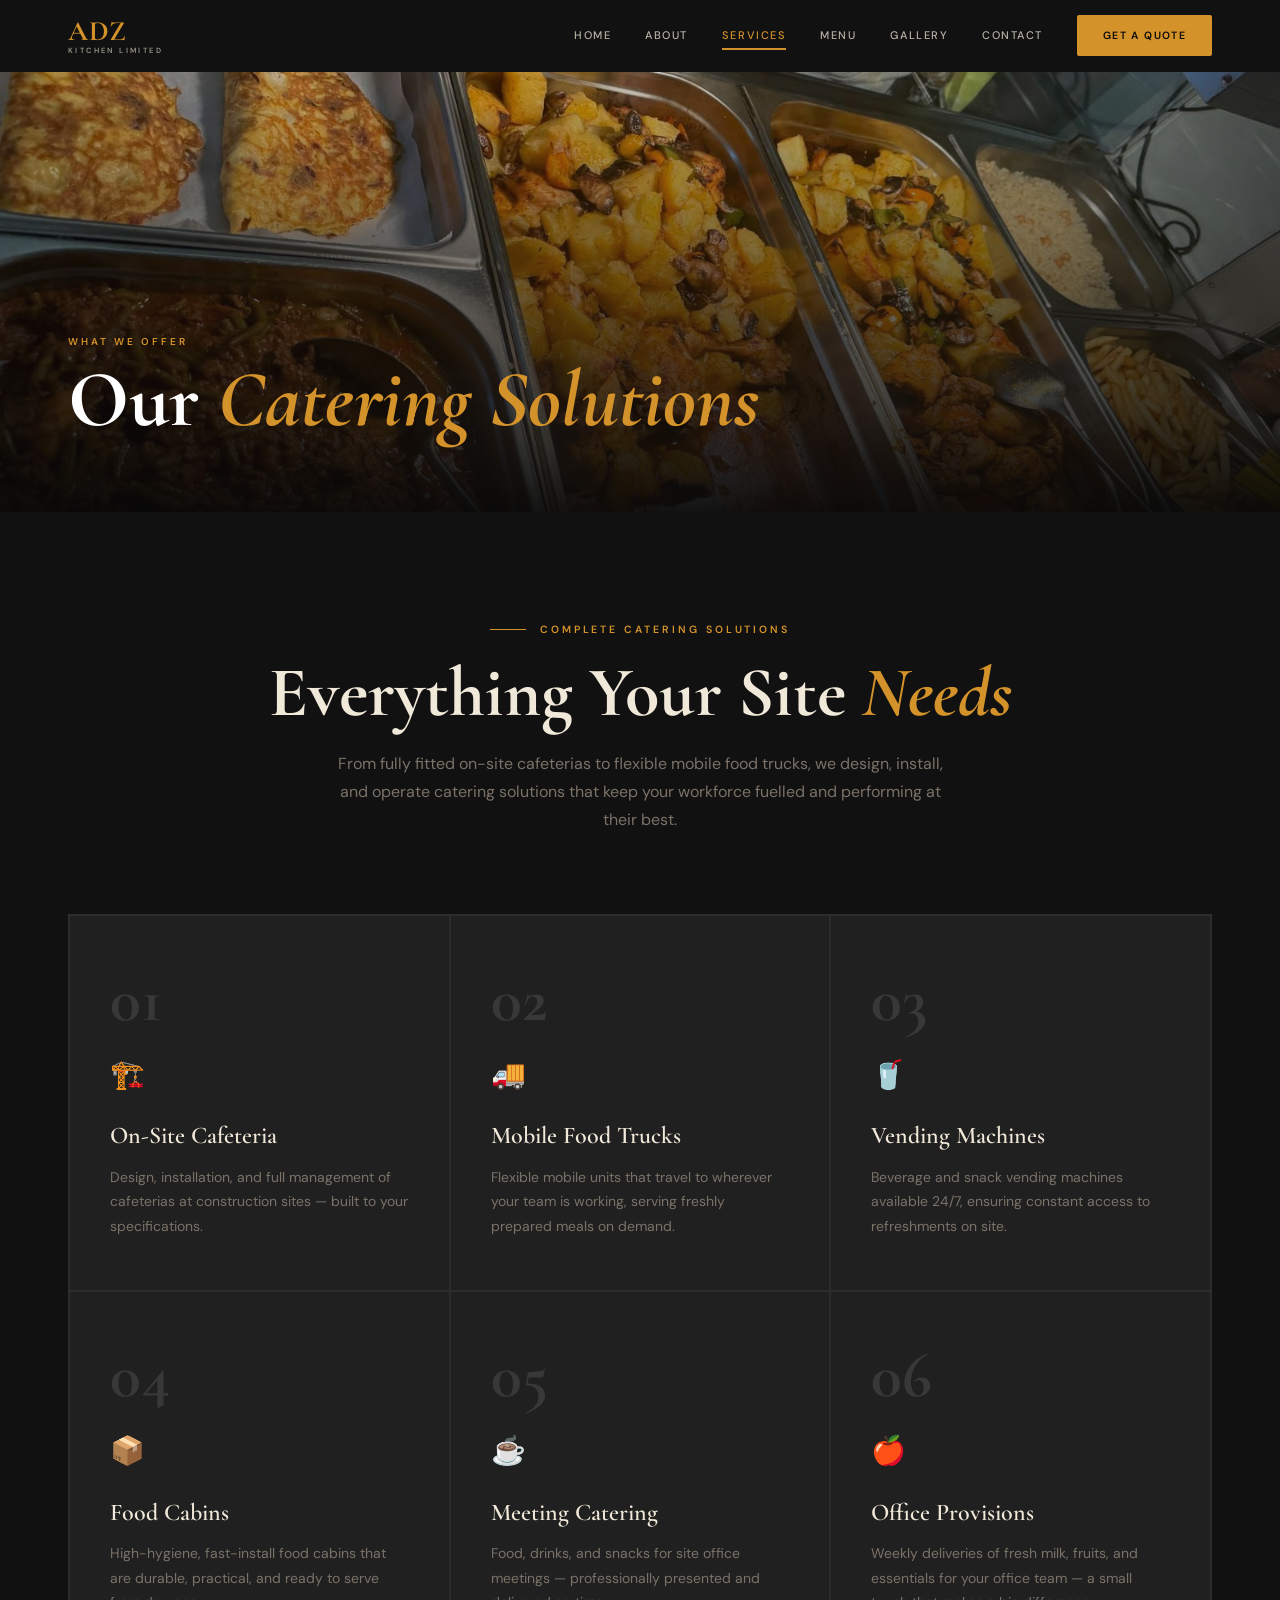
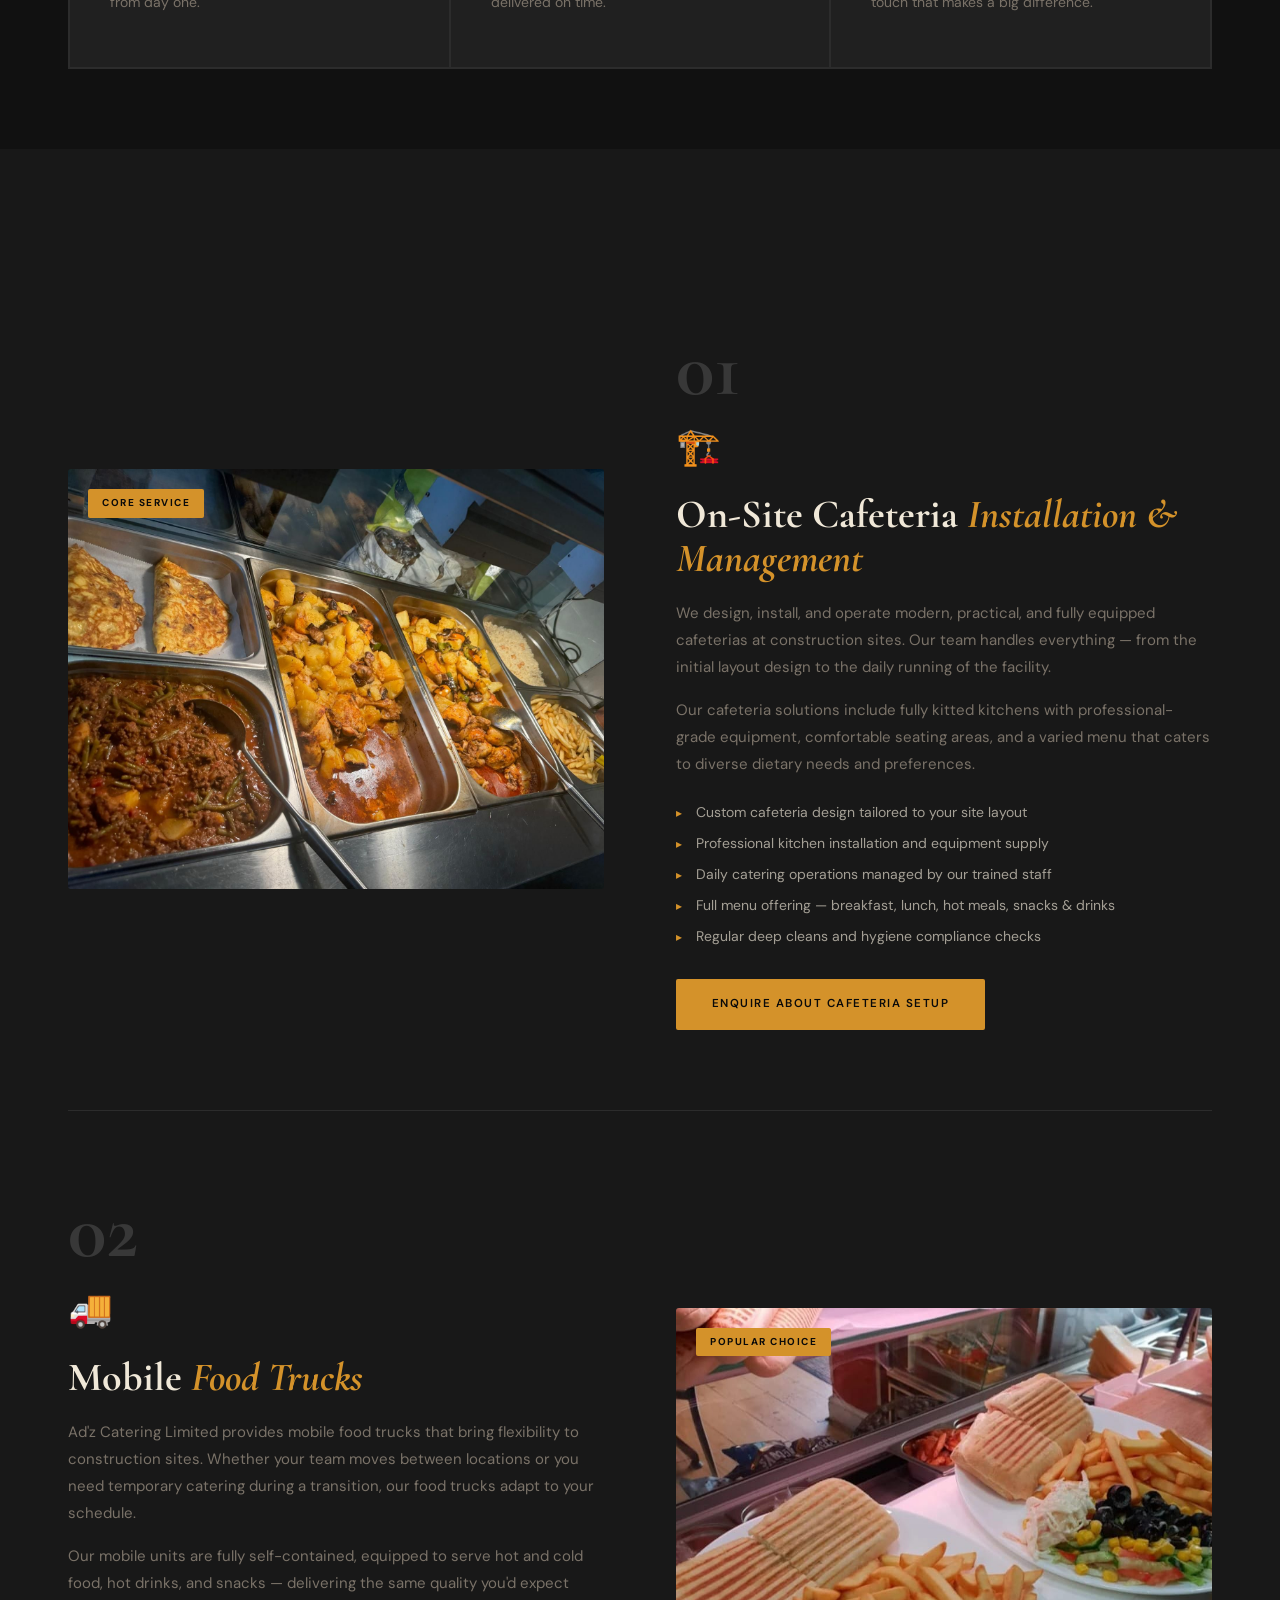
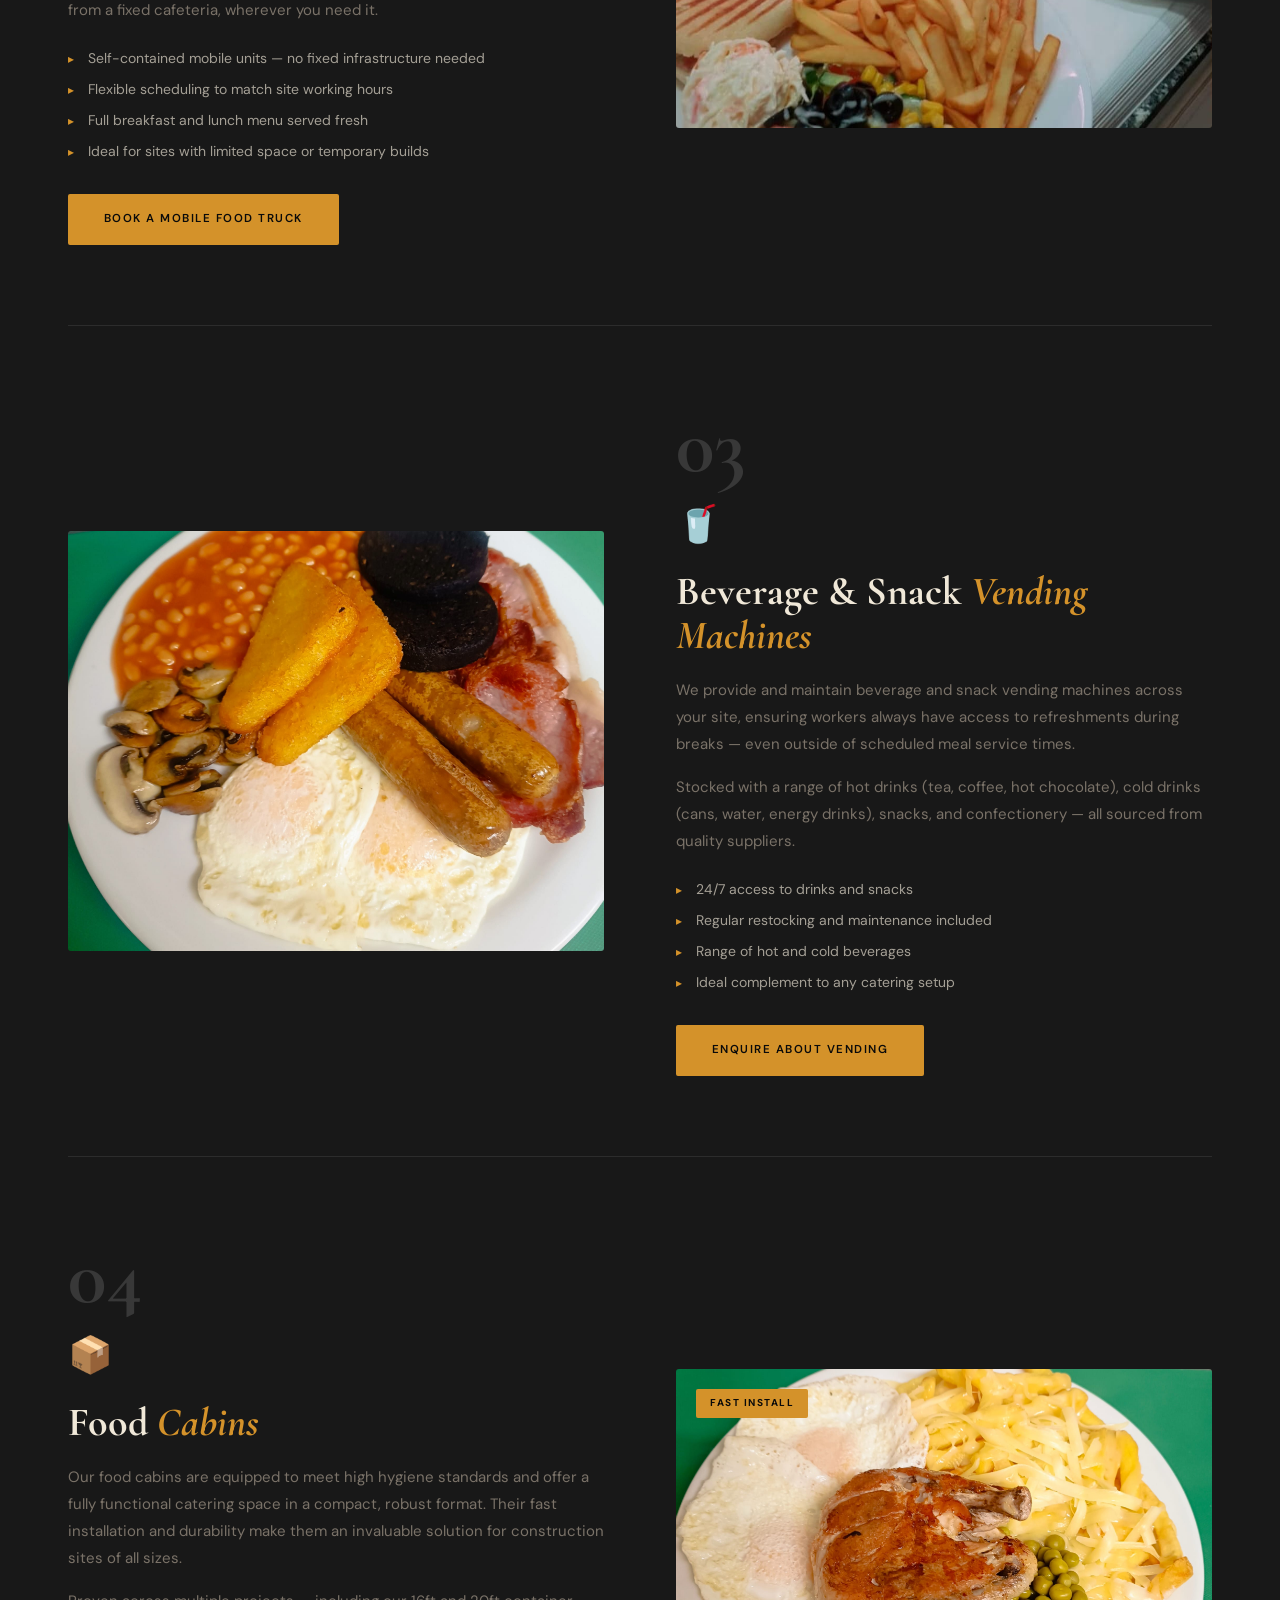
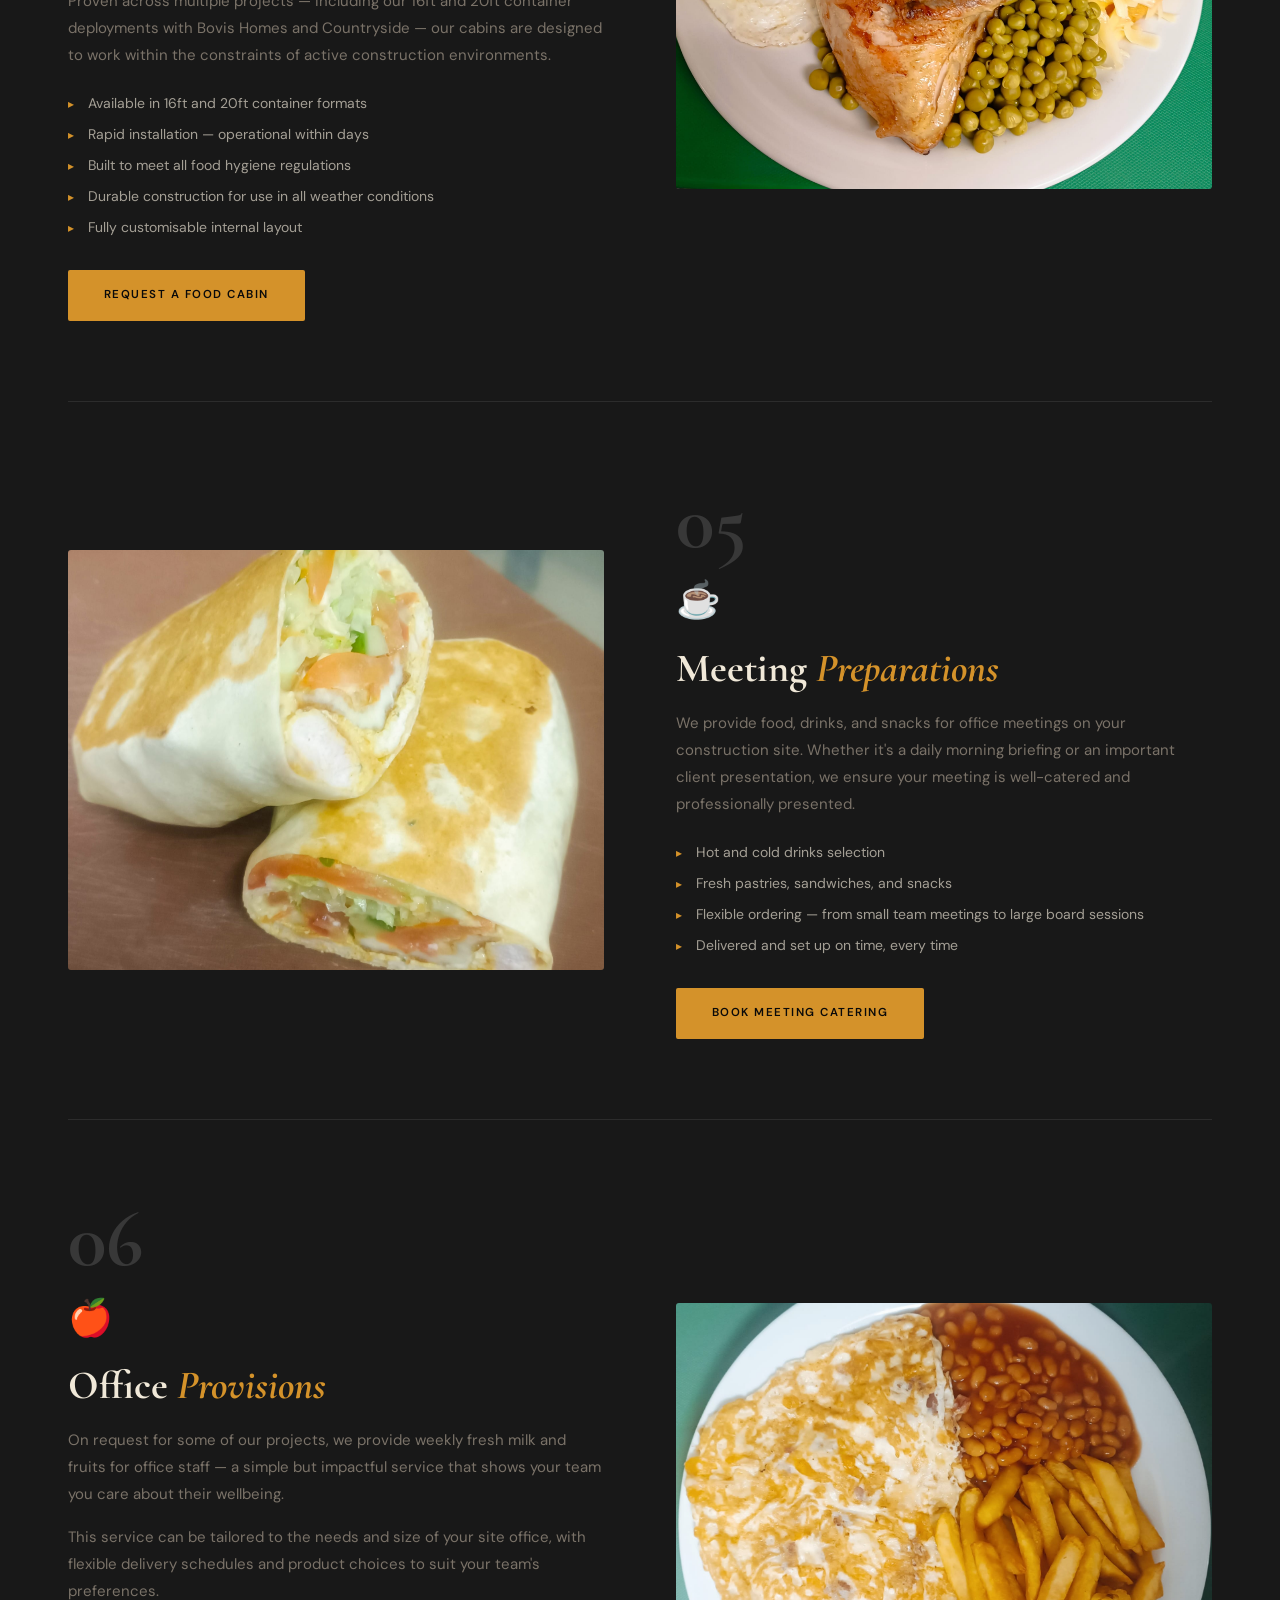
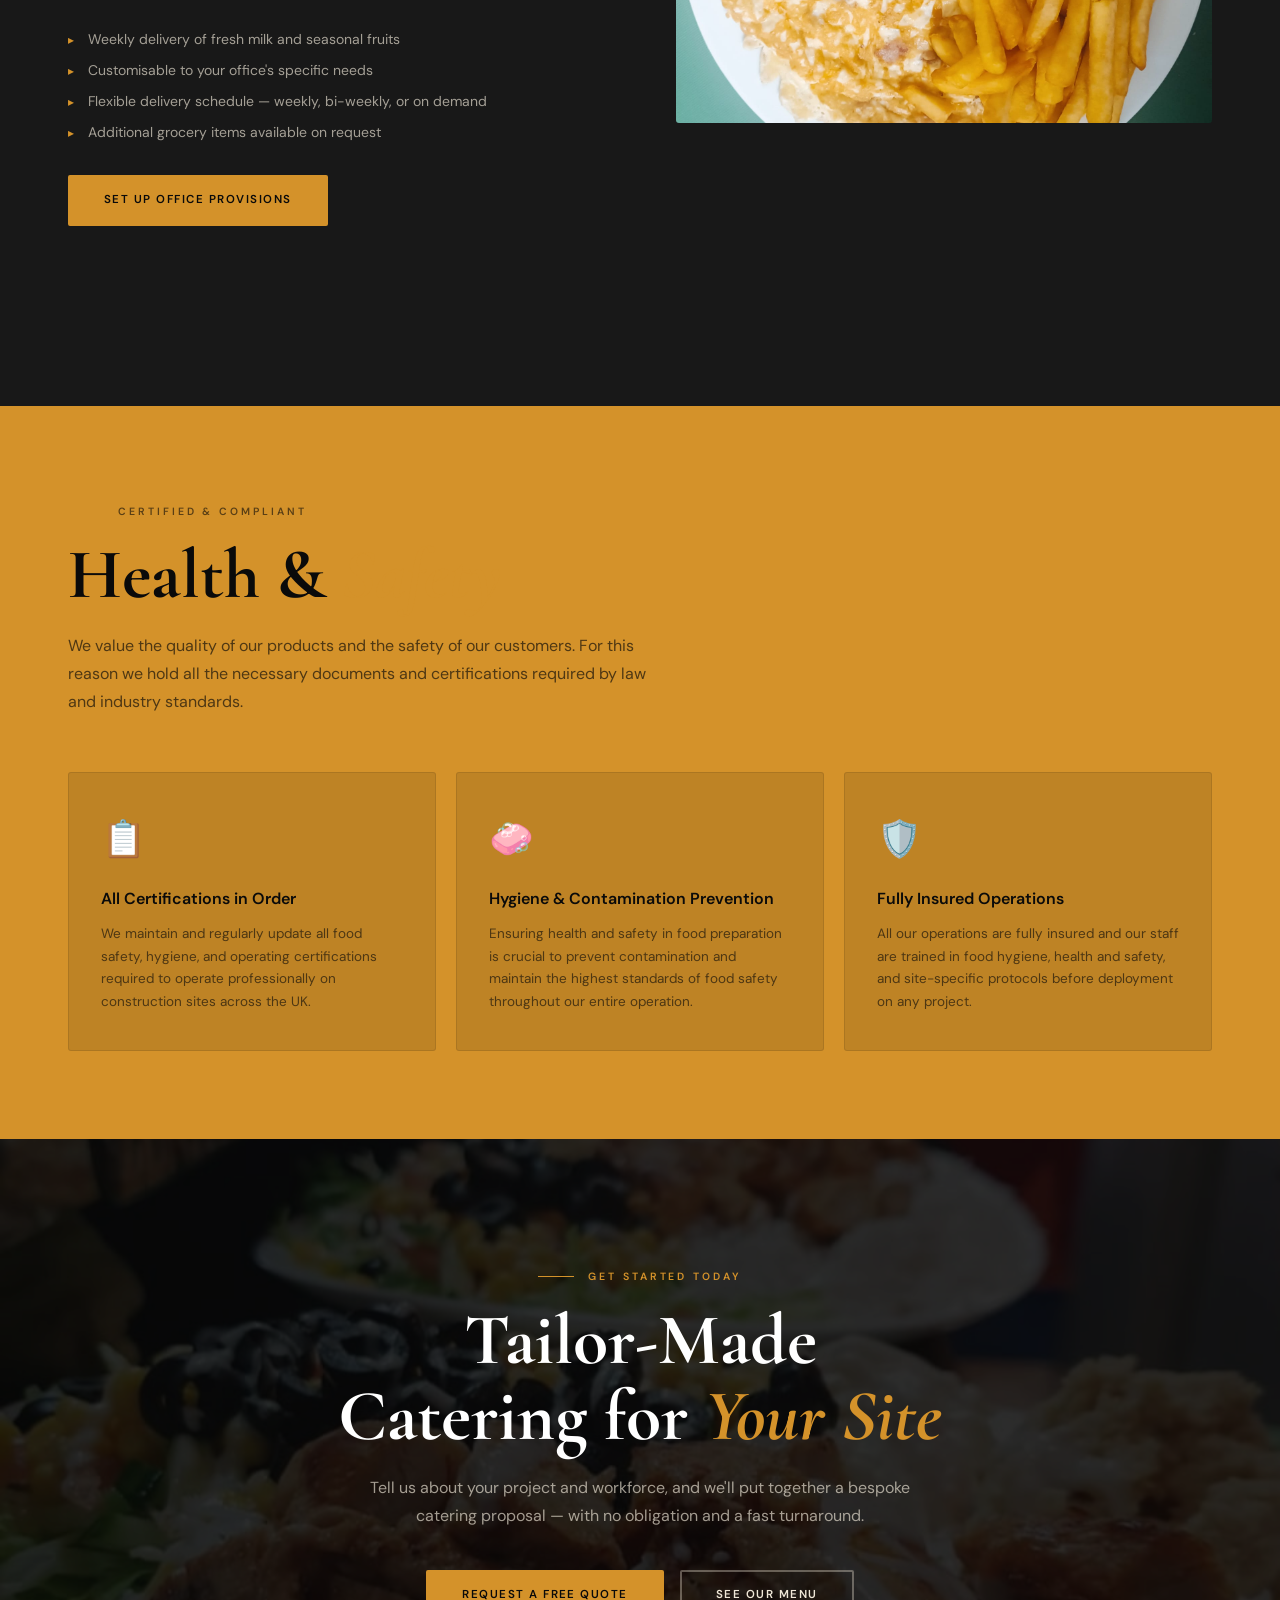
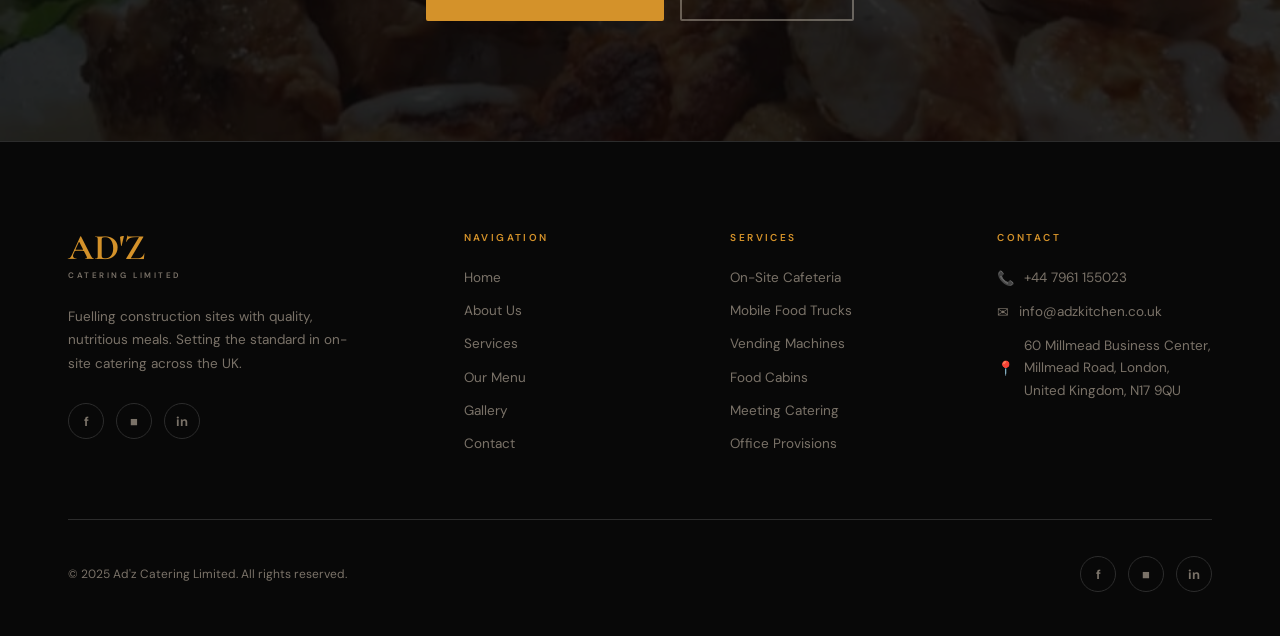
<file: services.html>
<!DOCTYPE html>
<html lang="en">
<head>
  <meta charset="UTF-8">
  <meta name="viewport" content="width=device-width, initial-scale=1.0">
  <meta name="description" content="Adz Kitchen Limited services — on-site cafeteria installation, mobile food trucks, vending machines, food cabins, meeting catering, and office provisions for UK construction sites.">
  <title>Services — Adz Kitchen Limited</title>
  <link rel="stylesheet" href="assets/css/style.css">
  <style>
    .service-detail {
      padding: 80px 0;
      border-bottom: 1px solid var(--border);
    }
    .service-detail:last-child { border-bottom: none; }
    .service-detail__inner {
      display: grid;
      grid-template-columns: 1fr 1fr;
      gap: 72px;
      align-items: center;
    }
    .service-detail__inner.reverse { direction: rtl; }
    .service-detail__inner.reverse > * { direction: ltr; }
    .service-detail__image {
      position: relative;
      overflow: hidden;
      border-radius: 3px;
      height: 420px;
    }
    .service-detail__image img {
      width: 100%; height: 100%;
      object-fit: cover;
      transition: transform 0.6s var(--ease);
    }
    .service-detail__image:hover img { transform: scale(1.05); }
    .service-detail__badge {
      position: absolute;
      top: 20px; left: 20px;
      background: var(--amber);
      color: #0A0A0A;
      font-size: 10px;
      font-weight: 700;
      letter-spacing: 0.15em;
      text-transform: uppercase;
      padding: 6px 14px;
      border-radius: 2px;
    }
    .service-detail__num {
      font-family: var(--font-display);
      font-size: 80px;
      font-weight: 700;
      color: var(--border-light);
      line-height: 1;
      margin-bottom: 8px;
    }
    .service-detail__icon { font-size: 36px; margin-bottom: 16px; display: block; }
    .service-detail__title {
      font-family: var(--font-display);
      font-size: 40px;
      font-weight: 700;
      color: var(--cream);
      line-height: 1.1;
      margin-bottom: 20px;
    }
    .service-detail__title em { color: var(--amber); font-style: italic; }
    .service-detail__text {
      font-size: 15px;
      color: var(--muted);
      line-height: 1.8;
      margin-bottom: 16px;
    }
    .feature-list {
      margin: 24px 0 32px;
      display: flex;
      flex-direction: column;
      gap: 10px;
    }
    .feature-list__item {
      display: flex;
      align-items: flex-start;
      gap: 14px;
      font-size: 14px;
      color: var(--cream-dim);
      line-height: 1.5;
    }
    .feature-list__item::before {
      content: '▸';
      color: var(--amber);
      font-size: 12px;
      flex-shrink: 0;
      margin-top: 2px;
    }
    @media (max-width: 900px) {
      .service-detail__inner { grid-template-columns: 1fr; gap: 40px; }
      .service-detail__inner.reverse { direction: ltr; }
      .service-detail__image { height: 300px; }
      .service-detail__num { font-size: 56px; }
      .service-detail__title { font-size: 32px; }
    }
  </style>
</head>
<body>

  <!-- NAVIGATION -->
  <nav class="nav scrolled" role="navigation" aria-label="Main navigation">
    <div class="nav__inner">
      <a href="index.html" class="nav__logo">
        <span class="nav__logo-main">ADZ</span>
        <span class="nav__logo-sub">Kitchen Limited</span>
      </a>
      <div class="nav__links" role="menubar">
        <a href="index.html"    class="nav__link" role="menuitem">Home</a>
        <a href="about.html"    class="nav__link" role="menuitem">About</a>
        <a href="services.html" class="nav__link active" role="menuitem">Services</a>
        <a href="menu.html"     class="nav__link" role="menuitem">Menu</a>
        <a href="gallery.html"  class="nav__link" role="menuitem">Gallery</a>
        <a href="contact.html"  class="nav__link" role="menuitem">Contact</a>
        <a href="contact.html"  class="btn btn-primary nav__cta">Get a Quote</a>
      </div>
      <button class="nav__toggle" aria-label="Toggle navigation menu">
        <span></span><span></span><span></span>
      </button>
    </div>
  </nav>

  <!-- PAGE HERO -->
  <header class="page-hero" aria-label="Services page header">
    <div class="page-hero__bg" style="background-image:url('assets/images/img05.jpg');" role="img" aria-label="Hot food counter with freshly prepared dishes"></div>
    <div class="page-hero__overlay"></div>
    <div class="page-hero__content">
      <p class="page-hero__label">What We Offer</p>
      <h1 class="page-hero__title">Our <em>Catering Solutions</em></h1>
    </div>
  </header>

  <!-- INTRO -->
  <section class="section" style="padding-bottom:40px;" aria-label="Services introduction">
    <div class="container">
      <div class="reveal" style="text-align:center;max-width:760px;margin:0 auto;">
        <p class="eyebrow" style="justify-content:center;">Complete Catering Solutions</p>
        <h2 class="display-title" style="text-align:center;">Everything Your Site <em>Needs</em></h2>
        <p class="lead" style="margin:0 auto;text-align:center;max-width:620px;">From fully fitted on-site cafeterias to flexible mobile food trucks, we design, install, and operate catering solutions that keep your workforce fuelled and performing at their best.</p>
      </div>
    </div>
  </section>

  <!-- SERVICES OVERVIEW CARDS -->
  <section style="padding:40px 0 80px;" aria-label="Services overview">
    <div class="container">
      <div class="services-grid reveal">
        <div class="service-card">
          <div class="service-card__num">01</div>
          <span class="service-card__icon">🏗️</span>
          <h3 class="service-card__title">On-Site Cafeteria</h3>
          <p class="service-card__text">Design, installation, and full management of cafeterias at construction sites — built to your specifications.</p>
        </div>
        <div class="service-card">
          <div class="service-card__num">02</div>
          <span class="service-card__icon">🚚</span>
          <h3 class="service-card__title">Mobile Food Trucks</h3>
          <p class="service-card__text">Flexible mobile units that travel to wherever your team is working, serving freshly prepared meals on demand.</p>
        </div>
        <div class="service-card">
          <div class="service-card__num">03</div>
          <span class="service-card__icon">🥤</span>
          <h3 class="service-card__title">Vending Machines</h3>
          <p class="service-card__text">Beverage and snack vending machines available 24/7, ensuring constant access to refreshments on site.</p>
        </div>
        <div class="service-card">
          <div class="service-card__num">04</div>
          <span class="service-card__icon">📦</span>
          <h3 class="service-card__title">Food Cabins</h3>
          <p class="service-card__text">High-hygiene, fast-install food cabins that are durable, practical, and ready to serve from day one.</p>
        </div>
        <div class="service-card">
          <div class="service-card__num">05</div>
          <span class="service-card__icon">☕</span>
          <h3 class="service-card__title">Meeting Catering</h3>
          <p class="service-card__text">Food, drinks, and snacks for site office meetings — professionally presented and delivered on time.</p>
        </div>
        <div class="service-card">
          <div class="service-card__num">06</div>
          <span class="service-card__icon">🍎</span>
          <h3 class="service-card__title">Office Provisions</h3>
          <p class="service-card__text">Weekly deliveries of fresh milk, fruits, and essentials for your office team — a small touch that makes a big difference.</p>
        </div>
      </div>
    </div>
  </section>

  <!-- DETAILED SERVICE SECTIONS -->
  <section class="section section--light" aria-label="Service details">
    <div class="container">

      <!-- Service 1 -->
      <div class="service-detail">
        <div class="service-detail__inner reveal">
          <div class="service-detail__image">
            <img src="assets/images/img05.jpg" alt="Fully equipped hot food counter at construction site" loading="lazy">
            <span class="service-detail__badge">Core Service</span>
          </div>
          <div>
            <div class="service-detail__num">01</div>
            <span class="service-detail__icon">🏗️</span>
            <h2 class="service-detail__title">On-Site Cafeteria <em>Installation &amp; Management</em></h2>
            <p class="service-detail__text">We design, install, and operate modern, practical, and fully equipped cafeterias at construction sites. Our team handles everything — from the initial layout design to the daily running of the facility.</p>
            <p class="service-detail__text">Our cafeteria solutions include fully kitted kitchens with professional-grade equipment, comfortable seating areas, and a varied menu that caters to diverse dietary needs and preferences.</p>
            <ul class="feature-list">
              <li class="feature-list__item">Custom cafeteria design tailored to your site layout</li>
              <li class="feature-list__item">Professional kitchen installation and equipment supply</li>
              <li class="feature-list__item">Daily catering operations managed by our trained staff</li>
              <li class="feature-list__item">Full menu offering — breakfast, lunch, hot meals, snacks &amp; drinks</li>
              <li class="feature-list__item">Regular deep cleans and hygiene compliance checks</li>
            </ul>
            <a href="contact.html" class="btn btn-primary">Enquire About Cafeteria Setup</a>
          </div>
        </div>
      </div>

      <!-- Service 2 -->
      <div class="service-detail">
        <div class="service-detail__inner reverse reveal">
          <div class="service-detail__image">
            <img src="assets/images/img22.jpg" alt="Freshly prepared food served from mobile kitchen" loading="lazy">
            <span class="service-detail__badge">Popular Choice</span>
          </div>
          <div>
            <div class="service-detail__num">02</div>
            <span class="service-detail__icon">🚚</span>
            <h2 class="service-detail__title">Mobile <em>Food Trucks</em></h2>
            <p class="service-detail__text">Ad'z Catering Limited provides mobile food trucks that bring flexibility to construction sites. Whether your team moves between locations or you need temporary catering during a transition, our food trucks adapt to your schedule.</p>
            <p class="service-detail__text">Our mobile units are fully self-contained, equipped to serve hot and cold food, hot drinks, and snacks — delivering the same quality you'd expect from a fixed cafeteria, wherever you need it.</p>
            <ul class="feature-list">
              <li class="feature-list__item">Self-contained mobile units — no fixed infrastructure needed</li>
              <li class="feature-list__item">Flexible scheduling to match site working hours</li>
              <li class="feature-list__item">Full breakfast and lunch menu served fresh</li>
              <li class="feature-list__item">Ideal for sites with limited space or temporary builds</li>
            </ul>
            <a href="contact.html" class="btn btn-primary">Book a Mobile Food Truck</a>
          </div>
        </div>
      </div>

      <!-- Service 3 -->
      <div class="service-detail">
        <div class="service-detail__inner reveal">
          <div class="service-detail__image">
            <img src="assets/images/img16.jpg" alt="Full English breakfast served on site" loading="lazy">
          </div>
          <div>
            <div class="service-detail__num">03</div>
            <span class="service-card__icon" style="font-size:36px;margin-bottom:16px;display:block;">🥤</span>
            <h2 class="service-detail__title">Beverage &amp; Snack <em>Vending Machines</em></h2>
            <p class="service-detail__text">We provide and maintain beverage and snack vending machines across your site, ensuring workers always have access to refreshments during breaks — even outside of scheduled meal service times.</p>
            <p class="service-detail__text">Stocked with a range of hot drinks (tea, coffee, hot chocolate), cold drinks (cans, water, energy drinks), snacks, and confectionery — all sourced from quality suppliers.</p>
            <ul class="feature-list">
              <li class="feature-list__item">24/7 access to drinks and snacks</li>
              <li class="feature-list__item">Regular restocking and maintenance included</li>
              <li class="feature-list__item">Range of hot and cold beverages</li>
              <li class="feature-list__item">Ideal complement to any catering setup</li>
            </ul>
            <a href="contact.html" class="btn btn-primary">Enquire About Vending</a>
          </div>
        </div>
      </div>

      <!-- Service 4 -->
      <div class="service-detail">
        <div class="service-detail__inner reverse reveal">
          <div class="service-detail__image">
            <img src="assets/images/img12.jpg" alt="Hot freshly prepared meal served on a plate" loading="lazy">
            <span class="service-detail__badge">Fast Install</span>
          </div>
          <div>
            <div class="service-detail__num">04</div>
            <span class="service-detail__icon">📦</span>
            <h2 class="service-detail__title">Food <em>Cabins</em></h2>
            <p class="service-detail__text">Our food cabins are equipped to meet high hygiene standards and offer a fully functional catering space in a compact, robust format. Their fast installation and durability make them an invaluable solution for construction sites of all sizes.</p>
            <p class="service-detail__text">Proven across multiple projects — including our 16ft and 20ft container deployments with Bovis Homes and Countryside — our cabins are designed to work within the constraints of active construction environments.</p>
            <ul class="feature-list">
              <li class="feature-list__item">Available in 16ft and 20ft container formats</li>
              <li class="feature-list__item">Rapid installation — operational within days</li>
              <li class="feature-list__item">Built to meet all food hygiene regulations</li>
              <li class="feature-list__item">Durable construction for use in all weather conditions</li>
              <li class="feature-list__item">Fully customisable internal layout</li>
            </ul>
            <a href="contact.html" class="btn btn-primary">Request a Food Cabin</a>
          </div>
        </div>
      </div>

      <!-- Service 5 -->
      <div class="service-detail">
        <div class="service-detail__inner reveal">
          <div class="service-detail__image">
            <img src="assets/images/img21.jpg" alt="Meeting catering arrangement with fresh food" loading="lazy">
          </div>
          <div>
            <div class="service-detail__num">05</div>
            <span class="service-detail__icon">☕</span>
            <h2 class="service-detail__title">Meeting <em>Preparations</em></h2>
            <p class="service-detail__text">We provide food, drinks, and snacks for office meetings on your construction site. Whether it's a daily morning briefing or an important client presentation, we ensure your meeting is well-catered and professionally presented.</p>
            <ul class="feature-list">
              <li class="feature-list__item">Hot and cold drinks selection</li>
              <li class="feature-list__item">Fresh pastries, sandwiches, and snacks</li>
              <li class="feature-list__item">Flexible ordering — from small team meetings to large board sessions</li>
              <li class="feature-list__item">Delivered and set up on time, every time</li>
            </ul>
            <a href="contact.html" class="btn btn-primary">Book Meeting Catering</a>
          </div>
        </div>
      </div>

      <!-- Service 6 -->
      <div class="service-detail">
        <div class="service-detail__inner reverse reveal">
          <div class="service-detail__image">
            <img src="assets/images/img03.jpg" alt="Fresh omelette served with beans and fries" loading="lazy">
          </div>
          <div>
            <div class="service-detail__num">06</div>
            <span class="service-detail__icon">🍎</span>
            <h2 class="service-detail__title">Office <em>Provisions</em></h2>
            <p class="service-detail__text">On request for some of our projects, we provide weekly fresh milk and fruits for office staff — a simple but impactful service that shows your team you care about their wellbeing.</p>
            <p class="service-detail__text">This service can be tailored to the needs and size of your site office, with flexible delivery schedules and product choices to suit your team's preferences.</p>
            <ul class="feature-list">
              <li class="feature-list__item">Weekly delivery of fresh milk and seasonal fruits</li>
              <li class="feature-list__item">Customisable to your office's specific needs</li>
              <li class="feature-list__item">Flexible delivery schedule — weekly, bi-weekly, or on demand</li>
              <li class="feature-list__item">Additional grocery items available on request</li>
            </ul>
            <a href="contact.html" class="btn btn-primary">Set Up Office Provisions</a>
          </div>
        </div>
      </div>

    </div>
  </section>

  <!-- HEALTH & SAFETY -->
  <section class="hs-section" aria-label="Health and safety">
    <div class="container">
      <div class="reveal">
        <p class="eyebrow" style="color:rgba(8,8,8,0.6);">Certified &amp; Compliant</p>
        <h2 class="display-title on-light">Health &amp; <em>Safety</em></h2>
        <p class="lead on-light" style="max-width:580px;">We value the quality of our products and the safety of our customers. For this reason we hold all the necessary documents and certifications required by law and industry standards.</p>
      </div>
      <div class="hs-grid reveal reveal-delay-2">
        <div class="hs-card">
          <span class="hs-card__icon">📋</span>
          <h3 class="hs-card__title">All Certifications in Order</h3>
          <p class="hs-card__text">We maintain and regularly update all food safety, hygiene, and operating certifications required to operate professionally on construction sites across the UK.</p>
        </div>
        <div class="hs-card">
          <span class="hs-card__icon">🧼</span>
          <h3 class="hs-card__title">Hygiene &amp; Contamination Prevention</h3>
          <p class="hs-card__text">Ensuring health and safety in food preparation is crucial to prevent contamination and maintain the highest standards of food safety throughout our entire operation.</p>
        </div>
        <div class="hs-card">
          <span class="hs-card__icon">🛡️</span>
          <h3 class="hs-card__title">Fully Insured Operations</h3>
          <p class="hs-card__text">All our operations are fully insured and our staff are trained in food hygiene, health and safety, and site-specific protocols before deployment on any project.</p>
        </div>
      </div>
    </div>
  </section>

  <!-- CTA -->
  <section class="cta-banner" aria-label="Get a quote">
    <div class="cta-banner__bg" style="background-image:url('assets/images/img35.jpg');" role="img" aria-label="Freshly prepared food"></div>
    <div class="cta-banner__overlay"></div>
    <div class="cta-banner__content reveal">
      <p class="eyebrow" style="justify-content:center;">Get Started Today</p>
      <h2 class="cta-banner__title">Tailor-Made Catering for <em>Your Site</em></h2>
      <p class="cta-banner__text">Tell us about your project and workforce, and we'll put together a bespoke catering proposal — with no obligation and a fast turnaround.</p>
      <div class="cta-banner__actions">
        <a href="contact.html" class="btn btn-primary">Request a Free Quote</a>
        <a href="menu.html"    class="btn btn-outline">See Our Menu</a>
      </div>
    </div>
  </section>

  <!-- FOOTER -->
  <footer class="footer" role="contentinfo">
    <div class="container">
      <div class="footer__grid">
        <div>
          <div class="footer__logo-main">AD'Z</div>
          <span class="footer__logo-sub">Catering Limited</span>
          <p class="footer__tagline">Fuelling construction sites with quality, nutritious meals. Setting the standard in on-site catering across the UK.</p>
          <div class="footer__socials">
            <a href="#" class="footer__social-btn" aria-label="Facebook">f</a>
            <a href="#" class="footer__social-btn" aria-label="Instagram">&#9632;</a>
            <a href="#" class="footer__social-btn" aria-label="LinkedIn">in</a>
          </div>
        </div>
        <div>
          <h3 class="footer__col-title">Navigation</h3>
          <div class="footer__links">
            <a href="index.html"    class="footer__link">Home</a>
            <a href="about.html"    class="footer__link">About Us</a>
            <a href="services.html" class="footer__link">Services</a>
            <a href="menu.html"     class="footer__link">Our Menu</a>
            <a href="gallery.html"  class="footer__link">Gallery</a>
            <a href="contact.html"  class="footer__link">Contact</a>
          </div>
        </div>
        <div>
          <h3 class="footer__col-title">Services</h3>
          <div class="footer__links">
            <a href="services.html" class="footer__link">On-Site Cafeteria</a>
            <a href="services.html" class="footer__link">Mobile Food Trucks</a>
            <a href="services.html" class="footer__link">Vending Machines</a>
            <a href="services.html" class="footer__link">Food Cabins</a>
            <a href="services.html" class="footer__link">Meeting Catering</a>
            <a href="services.html" class="footer__link">Office Provisions</a>
          </div>
        </div>
        <div>
          <h3 class="footer__col-title">Contact</h3>
          <div class="footer__links">
            <span class="footer__link"><span class="footer__link-icon">📞</span> +44 7961 155023</span>
            <a href="mailto:info@adzkitchen.co.uk" class="footer__link"><span class="footer__link-icon">✉</span> info@adzkitchen.co.uk</a>
            <span class="footer__link"><span class="footer__link-icon">📍</span> 60 Millmead Business Center, Millmead Road, London, United Kingdom, N17 9QU</span>
          </div>
        </div>
      </div>
      <div class="footer__bottom">
        <p class="footer__copy">&copy; 2025 Ad'z Catering Limited. All rights reserved.</p>
        <div class="footer__socials">
          <a href="#" class="footer__social-btn">f</a>
          <a href="#" class="footer__social-btn">&#9632;</a>
          <a href="#" class="footer__social-btn">in</a>
        </div>
      </div>
    </div>
  </footer>

  <script src="assets/js/main.js"></script>
</body>
</html>
</file>
<file: assets/css/style.css>
/* ============================================================
   AD'Z CATERING LIMITED — Main Stylesheet
   Design: Refined Industrial Kitchen
   ============================================================ */

@import url('https://fonts.googleapis.com/css2?family=Cormorant+Garamond:ital,wght@0,400;0,600;0,700;1,400;1,600;1,700&family=DM+Sans:opsz,wght@9..40,300;9..40,400;9..40,500;9..40,600&display=swap');

/* ===== CUSTOM PROPERTIES ===== */
:root {
  --black:        #080808;
  --dark:         #111111;
  --surface:      #181818;
  --card:         #202020;
  --card-hover:   #272727;
  --border:       #2C2C2C;
  --border-light: #383838;

  --amber:        #D4922A;
  --amber-light:  #E8AA47;
  --amber-dim:    rgba(212, 146, 42, 0.12);
  --amber-mid:    rgba(212, 146, 42, 0.25);

  --cream:        #F0E8D8;
  --cream-dim:    rgba(240, 232, 216, 0.65);
  --muted:        #7A7268;
  --white:        #FFFFFF;

  --font-display: 'Cormorant Garamond', Georgia, 'Times New Roman', serif;
  --font-body:    'DM Sans', -apple-system, BlinkMacSystemFont, sans-serif;

  --nav-height:   72px;
  --max-width:    1200px;
  --ease:         cubic-bezier(0.4, 0, 0.2, 1);
  --ease-bounce:  cubic-bezier(0.34, 1.56, 0.64, 1);
}

/* ===== RESET ===== */
*, *::before, *::after { box-sizing: border-box; margin: 0; padding: 0; }
html { scroll-behavior: smooth; -webkit-text-size-adjust: 100%; }
body {
  font-family: var(--font-body);
  font-size: 16px;
  line-height: 1.65;
  background: var(--dark);
  color: var(--cream);
  overflow-x: hidden;
}
img { display: block; max-width: 100%; height: auto; }
a { color: inherit; text-decoration: none; }
button { font-family: var(--font-body); cursor: pointer; }
ul, ol { list-style: none; }
input, textarea, select {
  font-family: var(--font-body);
  appearance: none;
  -webkit-appearance: none;
}

/* ===== LAYOUT UTILITIES ===== */
.container {
  max-width: var(--max-width);
  margin: 0 auto;
  padding: 0 28px;
}

.section { padding: 100px 0; }
.section--light { background: var(--surface); }
.section--darker { background: var(--black); }

/* ===== TYPOGRAPHY ===== */
.eyebrow {
  display: inline-flex;
  align-items: center;
  gap: 14px;
  font-size: 10.5px;
  font-weight: 600;
  letter-spacing: 0.28em;
  text-transform: uppercase;
  color: var(--amber);
  margin-bottom: 18px;
}
.eyebrow::before {
  content: '';
  width: 36px;
  height: 1.5px;
  background: var(--amber);
  flex-shrink: 0;
}

.display-title {
  font-family: var(--font-display);
  font-size: clamp(38px, 5.5vw, 72px);
  font-weight: 700;
  line-height: 1.05;
  color: var(--cream);
  margin-bottom: 20px;
}
.display-title em { font-style: italic; color: var(--amber); }

.display-title.on-light { color: #1A1A1A; }
.display-title.on-light em { color: var(--amber); }

.lead {
  font-size: 16px;
  color: var(--muted);
  line-height: 1.75;
  max-width: 560px;
}
.lead.on-light { color: #555; }

/* ===== BUTTONS ===== */
.btn {
  display: inline-flex;
  align-items: center;
  justify-content: center;
  gap: 10px;
  padding: 14px 34px;
  font-size: 11.5px;
  font-weight: 600;
  letter-spacing: 0.13em;
  text-transform: uppercase;
  border-radius: 2px;
  border: 2px solid transparent;
  transition: all 0.3s var(--ease);
  white-space: nowrap;
}
.btn-primary {
  background: var(--amber);
  color: #0A0A0A;
  border-color: var(--amber);
}
.btn-primary:hover {
  background: var(--amber-light);
  border-color: var(--amber-light);
  transform: translateY(-2px);
  box-shadow: 0 10px 28px rgba(212, 146, 42, 0.38);
}
.btn-outline {
  background: transparent;
  color: var(--cream);
  border-color: rgba(240, 232, 216, 0.35);
}
.btn-outline:hover {
  border-color: var(--amber);
  color: var(--amber);
  transform: translateY(-2px);
}
.btn-dark {
  background: #1A1A1A;
  color: var(--cream);
  border-color: var(--border);
}
.btn-dark:hover {
  border-color: var(--amber);
  color: var(--amber);
}

/* ============================================================
   NAVIGATION
   ============================================================ */
.nav {
  position: fixed;
  top: 0; left: 0; right: 0;
  height: var(--nav-height);
  z-index: 1000;
  display: flex;
  align-items: center;
  transition: background 0.4s var(--ease), border-color 0.4s, backdrop-filter 0.4s;
  border-bottom: 1px solid transparent;
}
.nav.scrolled {
  background: rgba(8, 8, 8, 0.96);
  backdrop-filter: blur(24px);
  -webkit-backdrop-filter: blur(24px);
  border-color: var(--border);
}
.nav__inner {
  display: flex;
  align-items: center;
  justify-content: space-between;
  width: 100%;
  max-width: var(--max-width);
  margin: 0 auto;
  padding: 0 28px;
}
.nav__logo {
  display: flex;
  flex-direction: column;
  line-height: 1;
  gap: 2px;
}
.nav__logo-main {
  font-family: var(--font-display);
  font-size: 28px;
  font-weight: 700;
  color: var(--amber);
  letter-spacing: 0.02em;
}
.nav__logo-sub {
  font-size: 7.5px;
  font-weight: 600;
  letter-spacing: 0.32em;
  text-transform: uppercase;
  color: var(--cream);
  opacity: 0.6;
}
.nav__links {
  display: flex;
  align-items: center;
  gap: 34px;
}
.nav__link {
  position: relative;
  font-size: 11px;
  font-weight: 500;
  letter-spacing: 0.14em;
  text-transform: uppercase;
  color: var(--cream);
  opacity: 0.75;
  transition: opacity 0.2s, color 0.2s;
}
.nav__link::after {
  content: '';
  position: absolute;
  bottom: -5px;
  left: 0;
  width: 0;
  height: 1.5px;
  background: var(--amber);
  transition: width 0.3s var(--ease);
}
.nav__link:hover, .nav__link.active {
  opacity: 1;
  color: var(--amber);
}
.nav__link:hover::after, .nav__link.active::after { width: 100%; }
.nav__cta { padding: 10px 24px; font-size: 10.5px; }

.nav__toggle {
  display: none;
  flex-direction: column;
  gap: 5px;
  background: none;
  border: none;
  padding: 6px;
}
.nav__toggle span {
  display: block;
  width: 22px;
  height: 1.5px;
  background: var(--cream);
  transition: all 0.3s var(--ease);
  transform-origin: center;
}
.nav__toggle.open span:nth-child(1) { transform: rotate(45deg) translate(4.5px, 4.5px); }
.nav__toggle.open span:nth-child(2) { opacity: 0; transform: scaleX(0); }
.nav__toggle.open span:nth-child(3) { transform: rotate(-45deg) translate(4.5px, -4.5px); }

/* ============================================================
   HERO — HOME
   ============================================================ */
.hero {
  position: relative;
  height: 100vh;
  min-height: 640px;
  display: flex;
  align-items: center;
  overflow: hidden;
}
.hero__bg {
  position: absolute;
  inset: 0;
  background-size: cover;
  background-position: center 40%;
  animation: heroZoom 12s ease-out forwards;
}
@keyframes heroZoom {
  from { transform: scale(1.08); }
  to   { transform: scale(1); }
}
.hero__overlay {
  position: absolute;
  inset: 0;
  background: linear-gradient(
    120deg,
    rgba(8,8,8,0.92) 0%,
    rgba(8,8,8,0.72) 45%,
    rgba(8,8,8,0.35) 100%
  );
}
.hero__texture {
  position: absolute;
  inset: 0;
  background-image:
    repeating-linear-gradient(
      0deg,
      transparent,
      transparent 2px,
      rgba(255,255,255,0.012) 2px,
      rgba(255,255,255,0.012) 4px
    );
  pointer-events: none;
}
.hero__content {
  position: relative;
  z-index: 2;
  max-width: var(--max-width);
  margin: 0 auto;
  padding: 0 28px;
  padding-top: var(--nav-height);
}
.hero__eyebrow {
  display: flex;
  align-items: center;
  gap: 16px;
  font-size: 10.5px;
  font-weight: 600;
  letter-spacing: 0.32em;
  text-transform: uppercase;
  color: var(--amber);
  margin-bottom: 32px;
  opacity: 0;
  animation: fadeUp 0.9s var(--ease) 0.3s forwards;
}
.hero__eyebrow::before {
  content: '';
  width: 52px;
  height: 1.5px;
  background: var(--amber);
}
.hero__title {
  font-family: var(--font-display);
  font-size: clamp(58px, 9vw, 118px);
  font-weight: 700;
  line-height: 0.93;
  color: var(--white);
  margin-bottom: 28px;
  opacity: 0;
  animation: fadeUp 0.9s var(--ease) 0.5s forwards;
}
.hero__title em {
  font-style: italic;
  color: var(--amber);
  display: block;
}
.hero__sub {
  font-size: 16px;
  color: var(--cream-dim);
  max-width: 440px;
  line-height: 1.8;
  margin-bottom: 44px;
  opacity: 0;
  animation: fadeUp 0.9s var(--ease) 0.7s forwards;
}
.hero__actions {
  display: flex;
  gap: 16px;
  flex-wrap: wrap;
  opacity: 0;
  animation: fadeUp 0.9s var(--ease) 0.9s forwards;
}
.hero__scroll {
  position: absolute;
  bottom: 36px;
  left: 50%;
  transform: translateX(-50%);
  z-index: 2;
  display: flex;
  flex-direction: column;
  align-items: center;
  gap: 12px;
  opacity: 0;
  animation: fadeIn 1s var(--ease) 1.6s forwards;
}
.hero__scroll-label {
  font-size: 9px;
  letter-spacing: 0.28em;
  text-transform: uppercase;
  color: var(--muted);
}
.scroll-line {
  width: 1px;
  height: 52px;
  background: linear-gradient(to bottom, var(--amber) 0%, transparent 100%);
  animation: scrollPulse 2s ease-in-out infinite;
}
@keyframes scrollPulse {
  0%   { transform: scaleY(0); transform-origin: top; opacity: 1; }
  50%  { transform: scaleY(1); transform-origin: top; opacity: 1; }
  100% { transform: scaleY(1); transform-origin: top; opacity: 0; }
}

/* ============================================================
   PAGE HERO — INNER PAGES
   ============================================================ */
.page-hero {
  position: relative;
  height: 440px;
  display: flex;
  align-items: flex-end;
  padding-bottom: 72px;
  overflow: hidden;
  margin-top: var(--nav-height);
}
.page-hero__bg {
  position: absolute;
  inset: 0;
  background-size: cover;
  background-position: center;
  transition: transform 0.1s;
}
.page-hero__overlay {
  position: absolute;
  inset: 0;
  background: linear-gradient(
    to top,
    rgba(8,8,8,0.95) 0%,
    rgba(8,8,8,0.55) 55%,
    rgba(8,8,8,0.2) 100%
  );
}
.page-hero__content {
  position: relative;
  z-index: 2;
  width: 100%;
  max-width: var(--max-width);
  margin: 0 auto;
  padding: 0 28px;
}
.page-hero__label {
  font-size: 10px;
  font-weight: 600;
  letter-spacing: 0.3em;
  text-transform: uppercase;
  color: var(--amber);
  margin-bottom: 10px;
}
.page-hero__title {
  font-family: var(--font-display);
  font-size: clamp(44px, 7vw, 80px);
  font-weight: 700;
  color: var(--white);
  line-height: 1.0;
}
.page-hero__title em { color: var(--amber); font-style: italic; }

/* ============================================================
   STATS STRIP
   ============================================================ */
.stats-strip { background: var(--amber); }
.stats-strip__inner {
  display: grid;
  grid-template-columns: repeat(4, 1fr);
}
.stat-item {
  padding: 36px 28px;
  text-align: center;
  border-right: 1px solid rgba(0,0,0,0.12);
  transition: background 0.2s;
}
.stat-item:last-child { border-right: none; }
.stat-item:hover { background: rgba(0,0,0,0.06); }
.stat-number {
  font-family: var(--font-display);
  font-size: 56px;
  font-weight: 700;
  color: #0A0A0A;
  line-height: 1;
  display: block;
}
.stat-label {
  font-size: 10px;
  font-weight: 600;
  letter-spacing: 0.18em;
  text-transform: uppercase;
  color: rgba(8,8,8,0.6);
  margin-top: 6px;
  display: block;
}

/* ============================================================
   SERVICE CARDS
   ============================================================ */
.services-grid {
  display: grid;
  grid-template-columns: repeat(3, 1fr);
  gap: 2px;
  background: var(--border);
  border: 2px solid var(--border);
}
.service-card {
  position: relative;
  background: var(--card);
  padding: 52px 40px;
  overflow: hidden;
  transition: background 0.35s var(--ease);
}
.service-card::after {
  content: '';
  position: absolute;
  top: 0; left: 0; right: 0;
  height: 3px;
  background: var(--amber);
  transform: scaleX(0);
  transform-origin: left;
  transition: transform 0.4s var(--ease);
}
.service-card:hover { background: var(--card-hover); }
.service-card:hover::after { transform: scaleX(1); }

.service-card__num {
  font-family: var(--font-display);
  font-size: 64px;
  font-weight: 700;
  color: var(--border-light);
  line-height: 1;
  margin-bottom: 20px;
  transition: color 0.3s;
}
.service-card:hover .service-card__num { color: var(--amber-dim); }

.service-card__icon {
  font-size: 28px;
  margin-bottom: 24px;
  display: block;
}
.service-card__title {
  font-family: var(--font-display);
  font-size: 24px;
  font-weight: 600;
  color: var(--cream);
  margin-bottom: 14px;
  line-height: 1.2;
}
.service-card__text {
  font-size: 14px;
  color: var(--muted);
  line-height: 1.75;
}

/* ============================================================
   SPLIT LAYOUT
   ============================================================ */
.split {
  display: grid;
  grid-template-columns: 1fr 1fr;
  min-height: 600px;
}
.split__image {
  position: relative;
  overflow: hidden;
  background: var(--card);
}
.split__image img {
  width: 100%;
  height: 100%;
  object-fit: cover;
  transition: transform 0.7s var(--ease);
}
.split__image:hover img { transform: scale(1.04); }
.split__content {
  padding: 88px 72px;
  display: flex;
  flex-direction: column;
  justify-content: center;
  background: var(--surface);
}
.split.reverse .split__image { order: 2; }
.split.reverse .split__content { order: 1; background: var(--dark); }

/* ============================================================
   FOOD PHOTO GRID
   ============================================================ */
.food-grid {
  display: grid;
  grid-template-columns: 2fr 1fr 1fr;
  grid-template-rows: 320px 320px;
  gap: 3px;
}
.food-grid__item {
  overflow: hidden;
  cursor: pointer;
  position: relative;
}
.food-grid__item::after {
  content: '';
  position: absolute;
  inset: 0;
  background: rgba(212,146,42,0);
  transition: background 0.4s;
}
.food-grid__item:hover::after { background: rgba(212,146,42,0.1); }
.food-grid__item img {
  width: 100%; height: 100%;
  object-fit: cover;
  transition: transform 0.6s var(--ease);
}
.food-grid__item:hover img { transform: scale(1.06); }
.food-grid__item--large { grid-row: span 2; }

/* ============================================================
   PROJECTS
   ============================================================ */
.projects-grid {
  display: grid;
  grid-template-columns: repeat(3, 1fr);
  gap: 20px;
}
.project-card {
  background: var(--card);
  border-radius: 3px;
  overflow: hidden;
  border: 1px solid var(--border);
  transition: border-color 0.3s, transform 0.3s, box-shadow 0.3s;
}
.project-card:hover {
  border-color: var(--amber);
  transform: translateY(-5px);
  box-shadow: 0 20px 48px rgba(0,0,0,0.5);
}
.project-card__top {
  background: var(--amber);
  padding: 28px 32px;
  display: flex;
  align-items: flex-end;
  justify-content: space-between;
}
.project-card__num {
  font-family: var(--font-display);
  font-size: 64px;
  font-weight: 700;
  color: rgba(8,8,8,0.18);
  line-height: 1;
}
.project-card__status {
  font-size: 9px;
  font-weight: 600;
  letter-spacing: 0.2em;
  text-transform: uppercase;
  color: rgba(8,8,8,0.7);
  background: rgba(8,8,8,0.12);
  padding: 5px 12px;
  border-radius: 2px;
}
.project-card__body { padding: 28px 32px; }
.project-card__title {
  font-family: var(--font-display);
  font-size: 22px;
  font-weight: 600;
  color: var(--cream);
  margin-bottom: 10px;
  text-transform: capitalize;
}
.project-card__partner {
  font-size: 10.5px;
  font-weight: 600;
  letter-spacing: 0.12em;
  text-transform: uppercase;
  color: var(--amber);
  margin-bottom: 14px;
}
.project-card__text {
  font-size: 13.5px;
  color: var(--muted);
  line-height: 1.7;
}

/* ============================================================
   VALUES GRID
   ============================================================ */
.values-grid {
  display: grid;
  grid-template-columns: repeat(5, 1fr);
  gap: 2px;
  background: var(--border);
  margin-top: 56px;
}
.value-item {
  background: var(--card);
  padding: 44px 28px;
  transition: background 0.3s;
}
.value-item:hover { background: var(--card-hover); }
.value-item__num {
  font-family: var(--font-display);
  font-size: 52px;
  font-weight: 700;
  color: var(--amber);
  opacity: 0.35;
  line-height: 1;
  margin-bottom: 20px;
}
.value-item__title {
  font-size: 12px;
  font-weight: 600;
  letter-spacing: 0.08em;
  text-transform: uppercase;
  color: var(--cream);
  margin-bottom: 12px;
}
.value-item__text {
  font-size: 13px;
  color: var(--muted);
  line-height: 1.7;
}

/* ============================================================
   CTA BANNER
   ============================================================ */
.cta-banner {
  position: relative;
  padding: 120px 0;
  overflow: hidden;
  text-align: center;
}
.cta-banner__bg {
  position: absolute;
  inset: 0;
  background-size: cover;
  background-position: center;
}
.cta-banner__overlay {
  position: absolute;
  inset: 0;
  background: rgba(8,8,8,0.85);
}
.cta-banner__content {
  position: relative;
  z-index: 2;
  max-width: 660px;
  margin: 0 auto;
  padding: 0 28px;
}
.cta-banner__title {
  font-family: var(--font-display);
  font-size: clamp(40px, 6vw, 72px);
  font-weight: 700;
  color: var(--white);
  margin-bottom: 20px;
  line-height: 1.05;
}
.cta-banner__title em { color: var(--amber); font-style: italic; }
.cta-banner__text {
  font-size: 16px;
  color: var(--cream-dim);
  margin-bottom: 40px;
  line-height: 1.75;
}
.cta-banner__actions {
  display: flex;
  gap: 16px;
  justify-content: center;
  flex-wrap: wrap;
}

/* ============================================================
   QUOTE SECTION
   ============================================================ */
.quote-section {
  background: var(--black);
  padding: 100px 0;
  text-align: center;
  border-top: 1px solid var(--border);
  border-bottom: 1px solid var(--border);
}
.quote-mark {
  font-family: var(--font-display);
  font-size: 140px;
  color: var(--amber);
  opacity: 0.22;
  line-height: 0.6;
  margin-bottom: 32px;
  display: block;
}
.quote-text {
  font-family: var(--font-display);
  font-size: clamp(24px, 3.5vw, 40px);
  font-style: italic;
  color: var(--cream);
  max-width: 860px;
  margin: 0 auto 28px;
  line-height: 1.5;
}
.quote-author {
  font-size: 11px;
  font-weight: 600;
  letter-spacing: 0.24em;
  text-transform: uppercase;
  color: var(--amber);
}

/* ============================================================
   MENU BOARD
   ============================================================ */
.menu-board-hero {
  background: #0C0C0C;
  padding: 80px 28px 60px;
  text-align: center;
  border-bottom: 2px solid var(--amber);
  margin-top: var(--nav-height);
}
.menu-board-hero__title {
  font-family: var(--font-display);
  font-size: clamp(72px, 14vw, 140px);
  font-weight: 700;
  color: var(--white);
  line-height: 0.9;
  letter-spacing: -0.02em;
}
.menu-board-hero__sub {
  font-size: 12px;
  font-weight: 500;
  letter-spacing: 0.4em;
  text-transform: uppercase;
  color: var(--amber);
  margin-top: 16px;
}
.menu-board-body {
  background: #0C0C0C;
  padding: 72px 0 100px;
}
.menu-cat {
  background: rgba(255,255,255,0.025);
  border: 1px solid var(--border);
  border-radius: 3px;
  padding: 48px 52px;
  margin-bottom: 28px;
}
.menu-cat__header {
  display: flex;
  align-items: center;
  gap: 18px;
  margin-bottom: 10px;
}
.menu-cat__icon { font-size: 28px; }
.menu-cat__title {
  font-family: var(--font-display);
  font-size: 38px;
  font-weight: 700;
  color: var(--amber);
  line-height: 1;
}
.menu-cat__divider {
  flex: 1;
  height: 1px;
  background: linear-gradient(to right, rgba(212,146,42,0.4), transparent);
}
.menu-cat__desc {
  font-size: 12px;
  font-style: italic;
  color: var(--muted);
  margin-bottom: 32px;
  padding-left: 46px;
}
.menu-items-grid {
  display: grid;
  grid-template-columns: repeat(2, 1fr);
  column-gap: 48px;
}
.menu-item {
  display: flex;
  align-items: baseline;
  gap: 0;
  padding: 13px 0;
  border-bottom: 1px solid var(--border);
}
.menu-item:last-child { border-bottom: none; }
.menu-item__name {
  font-size: 14.5px;
  color: var(--cream);
  flex-shrink: 0;
}
.menu-item__dots {
  flex: 1;
  border-bottom: 1px dotted rgba(122,114,104,0.3);
  margin: 0 12px;
  position: relative;
  top: -5px;
}
.menu-item__tag {
  font-size: 10px;
  font-weight: 600;
  letter-spacing: 0.1em;
  color: var(--muted);
  white-space: nowrap;
}

.menu-drinks-grid {
  display: grid;
  grid-template-columns: repeat(4, 1fr);
  gap: 10px;
  margin-top: 4px;
}
.drink-pill {
  background: var(--border);
  border-radius: 2px;
  padding: 12px 16px;
  font-size: 13.5px;
  color: var(--cream);
  text-align: center;
  border: 1px solid transparent;
  transition: border-color 0.2s, background 0.2s;
}
.drink-pill:hover {
  border-color: var(--amber);
  background: var(--amber-dim);
}

/* ============================================================
   GALLERY
   ============================================================ */
.gallery-filter {
  display: flex;
  gap: 10px;
  flex-wrap: wrap;
  margin-bottom: 32px;
}
.filter-btn {
  padding: 8px 22px;
  font-size: 11px;
  font-weight: 600;
  letter-spacing: 0.1em;
  text-transform: uppercase;
  background: var(--card);
  color: var(--muted);
  border: 1px solid var(--border);
  border-radius: 2px;
  cursor: pointer;
  transition: all 0.2s;
}
.filter-btn.active, .filter-btn:hover {
  background: var(--amber);
  color: #0A0A0A;
  border-color: var(--amber);
}

.gallery-grid {
  display: grid;
  grid-template-columns: repeat(4, 1fr);
  gap: 4px;
}
.gallery-item {
  position: relative;
  aspect-ratio: 1;
  overflow: hidden;
  cursor: pointer;
}
.gallery-item img {
  width: 100%; height: 100%;
  object-fit: cover;
  transition: transform 0.55s var(--ease);
}
.gallery-item__overlay {
  position: absolute;
  inset: 0;
  background: rgba(0,0,0,0);
  display: flex;
  align-items: center;
  justify-content: center;
  transition: background 0.35s;
}
.gallery-item__overlay svg {
  width: 44px; height: 44px;
  color: #fff;
  opacity: 0;
  transform: scale(0.7);
  transition: opacity 0.3s, transform 0.3s;
  filter: drop-shadow(0 2px 8px rgba(0,0,0,0.6));
}
.gallery-item:hover img { transform: scale(1.09); }
.gallery-item:hover .gallery-item__overlay { background: rgba(212,146,42,0.18); }
.gallery-item:hover .gallery-item__overlay svg { opacity: 1; transform: scale(1); }

/* Lightbox */
.lightbox {
  display: none;
  position: fixed;
  inset: 0;
  z-index: 9999;
  background: rgba(0,0,0,0.96);
  align-items: center;
  justify-content: center;
  padding: 24px;
}
.lightbox.open { display: flex; }
.lightbox__img {
  max-width: min(90vw, 900px);
  max-height: 90vh;
  object-fit: contain;
  border-radius: 2px;
  box-shadow: 0 32px 80px rgba(0,0,0,0.8);
}
.lightbox__close {
  position: absolute;
  top: 20px; right: 24px;
  background: none;
  border: 1px solid rgba(255,255,255,0.2);
  border-radius: 50%;
  width: 44px; height: 44px;
  display: flex;
  align-items: center;
  justify-content: center;
  color: var(--cream);
  font-size: 18px;
  cursor: pointer;
  transition: all 0.2s;
}
.lightbox__close:hover { background: var(--amber); border-color: var(--amber); color: #0A0A0A; }
.lightbox__nav {
  position: absolute;
  top: 50%;
  transform: translateY(-50%);
  background: rgba(30,30,30,0.8);
  border: 1px solid var(--border-light);
  border-radius: 50%;
  width: 52px; height: 52px;
  display: flex;
  align-items: center;
  justify-content: center;
  color: var(--cream);
  font-size: 22px;
  cursor: pointer;
  backdrop-filter: blur(8px);
  transition: all 0.2s;
}
.lightbox__nav:hover { background: var(--amber); color: #0A0A0A; border-color: var(--amber); }
.lightbox__prev { left: 20px; }
.lightbox__next { right: 20px; }
.lightbox__counter {
  position: absolute;
  bottom: 20px;
  left: 50%;
  transform: translateX(-50%);
  font-size: 11px;
  letter-spacing: 0.2em;
  color: var(--muted);
}

/* ============================================================
   CONTACT
   ============================================================ */
.contact-grid {
  display: grid;
  grid-template-columns: 1fr 1.6fr;
  gap: 72px;
  align-items: start;
}
.contact-info__item {
  display: flex;
  gap: 20px;
  margin-bottom: 40px;
  align-items: flex-start;
}
.contact-info__icon {
  width: 48px; height: 48px;
  border-radius: 50%;
  background: var(--amber-dim);
  border: 1px solid var(--amber-mid);
  display: flex;
  align-items: center;
  justify-content: center;
  font-size: 20px;
  flex-shrink: 0;
}
.contact-info__label {
  font-size: 10px;
  font-weight: 600;
  letter-spacing: 0.22em;
  text-transform: uppercase;
  color: var(--amber);
  margin-bottom: 6px;
}
.contact-info__value {
  font-size: 15px;
  color: var(--cream);
  line-height: 1.55;
}
.contact-form-wrap {
  background: var(--card);
  padding: 52px;
  border-radius: 3px;
  border: 1px solid var(--border);
}
.contact-form-wrap h3 {
  font-family: var(--font-display);
  font-size: 32px;
  font-weight: 600;
  color: var(--cream);
  margin-bottom: 8px;
}
.contact-form-wrap .form-sub {
  font-size: 14px;
  color: var(--muted);
  margin-bottom: 32px;
}
.form-group { margin-bottom: 20px; }
.form-group label {
  display: block;
  font-size: 10px;
  font-weight: 600;
  letter-spacing: 0.2em;
  text-transform: uppercase;
  color: var(--muted);
  margin-bottom: 8px;
}
.form-group input,
.form-group textarea,
.form-group select {
  width: 100%;
  padding: 14px 18px;
  background: var(--surface);
  border: 1px solid var(--border);
  border-radius: 2px;
  color: var(--cream);
  font-size: 14px;
  transition: border-color 0.25s;
  outline: none;
}
.form-group input::placeholder,
.form-group textarea::placeholder { color: var(--muted); }
.form-group input:focus,
.form-group textarea:focus,
.form-group select:focus { border-color: var(--amber); }
.form-group select { color: var(--cream); background: var(--surface); }
.form-group select option { background: var(--card); }
.form-group textarea { resize: vertical; min-height: 130px; }
.form-row { display: grid; grid-template-columns: 1fr 1fr; gap: 16px; }

.map-container {
  margin-top: 72px;
  border-radius: 3px;
  overflow: hidden;
  border: 1px solid var(--border);
  height: 380px;
}
.map-container iframe { width: 100%; height: 100%; border: none; display: block; }

/* ============================================================
   HEALTH & SAFETY SECTION
   ============================================================ */
.hs-section {
  background: var(--amber);
  padding: 88px 0;
}
.hs-section .display-title { color: #0A0A0A; }
.hs-section .lead { color: rgba(8,8,8,0.65); max-width: 520px; }
.hs-grid {
  display: grid;
  grid-template-columns: repeat(3, 1fr);
  gap: 20px;
  margin-top: 56px;
}
.hs-card {
  background: rgba(8,8,8,0.1);
  border-radius: 3px;
  padding: 36px 32px;
  border: 1px solid rgba(8,8,8,0.1);
  transition: background 0.25s;
}
.hs-card:hover { background: rgba(8,8,8,0.16); }
.hs-card__icon { font-size: 36px; margin-bottom: 18px; display: block; }
.hs-card__title { font-size: 16px; font-weight: 600; color: #0A0A0A; margin-bottom: 10px; }
.hs-card__text { font-size: 13.5px; color: rgba(8,8,8,0.62); line-height: 1.7; }

/* ============================================================
   FOOTER
   ============================================================ */
.footer {
  background: var(--black);
  border-top: 1px solid var(--border);
  padding: 88px 0 44px;
}
.footer__grid {
  display: grid;
  grid-template-columns: 1.6fr 1fr 1fr 1fr;
  gap: 52px;
  padding-bottom: 64px;
  border-bottom: 1px solid var(--border);
  margin-bottom: 36px;
}
.footer__logo-main {
  font-family: var(--font-display);
  font-size: 36px;
  font-weight: 700;
  color: var(--amber);
  line-height: 1;
}
.footer__logo-sub {
  font-size: 8px;
  font-weight: 600;
  letter-spacing: 0.32em;
  text-transform: uppercase;
  color: var(--muted);
  margin-bottom: 22px;
  display: block;
  margin-top: 3px;
}
.footer__tagline {
  font-size: 13.5px;
  color: var(--muted);
  line-height: 1.75;
  max-width: 290px;
  margin-bottom: 28px;
}
.footer__col-title {
  font-size: 10px;
  font-weight: 600;
  letter-spacing: 0.24em;
  text-transform: uppercase;
  color: var(--amber);
  margin-bottom: 20px;
}
.footer__links {
  display: flex;
  flex-direction: column;
  gap: 11px;
}
.footer__link {
  font-size: 13.5px;
  color: var(--muted);
  transition: color 0.2s;
  display: flex;
  align-items: center;
  gap: 10px;
}
.footer__link:hover { color: var(--cream); }
.footer__link-icon { font-size: 14px; flex-shrink: 0; }
.footer__bottom {
  display: flex;
  justify-content: space-between;
  align-items: center;
}
.footer__copy { font-size: 12px; color: var(--muted); }
.footer__socials {
  display: flex;
  gap: 12px;
}
.footer__social-btn {
  width: 36px; height: 36px;
  border-radius: 50%;
  border: 1px solid var(--border);
  display: flex;
  align-items: center;
  justify-content: center;
  color: var(--muted);
  font-size: 13px;
  font-weight: 700;
  transition: all 0.2s;
}
.footer__social-btn:hover {
  border-color: var(--amber);
  color: var(--amber);
  background: var(--amber-dim);
}

/* ============================================================
   SCROLL REVEAL ANIMATIONS
   ============================================================ */
.reveal {
  opacity: 0;
  transform: translateY(28px);
  transition: opacity 0.75s var(--ease), transform 0.75s var(--ease);
}
.reveal.visible { opacity: 1; transform: translateY(0); }
.reveal-delay-1 { transition-delay: 0.1s; }
.reveal-delay-2 { transition-delay: 0.2s; }
.reveal-delay-3 { transition-delay: 0.3s; }
.reveal-delay-4 { transition-delay: 0.4s; }
.reveal-delay-5 { transition-delay: 0.5s; }

@keyframes fadeUp {
  from { opacity: 0; transform: translateY(22px); }
  to   { opacity: 1; transform: translateY(0); }
}
@keyframes fadeIn {
  from { opacity: 0; }
  to   { opacity: 1; }
}

/* ============================================================
   MISC COMPONENTS
   ============================================================ */
.amber-rule {
  width: 48px;
  height: 2px;
  background: var(--amber);
  margin: 24px 0;
}

.badge {
  display: inline-block;
  padding: 4px 12px;
  font-size: 9.5px;
  font-weight: 600;
  letter-spacing: 0.16em;
  text-transform: uppercase;
  border-radius: 2px;
}
.badge-amber { background: var(--amber-dim); color: var(--amber); border: 1px solid var(--amber-mid); }
.badge-green { background: rgba(45,122,60,0.15); color: #5ea86b; border: 1px solid rgba(94,168,107,0.3); }

.divider {
  width: 100%;
  height: 1px;
  background: var(--border);
  margin: 48px 0;
}

/* ============================================================
   RESPONSIVE
   ============================================================ */
@media (max-width: 1080px) {
  .services-grid { grid-template-columns: repeat(2, 1fr); }
  .values-grid { grid-template-columns: repeat(3, 1fr); }
  .stats-strip__inner { grid-template-columns: repeat(2, 1fr); }
  .stat-item:nth-child(2) { border-right: none; }
  .stat-item:nth-child(3) { border-top: 1px solid rgba(0,0,0,0.12); }
  .footer__grid { grid-template-columns: 1fr 1fr; gap: 40px; }
  .food-grid {
    grid-template-columns: 1fr 1fr;
    grid-template-rows: repeat(3, 260px);
  }
  .food-grid__item--large { grid-column: span 1; grid-row: span 1; }
}

@media (max-width: 900px) {
  .split { grid-template-columns: 1fr; }
  .split__image { height: 380px; }
  .split__content { padding: 60px 32px; }
  .split.reverse .split__image { order: 0; }
  .split.reverse .split__content { order: 1; }
  .projects-grid { grid-template-columns: 1fr 1fr; }
  .contact-grid { grid-template-columns: 1fr; gap: 48px; }
  .gallery-grid { grid-template-columns: repeat(3, 1fr); }
  .menu-items-grid { grid-template-columns: 1fr; }
  .menu-cat { padding: 36px 28px; }
  .hs-grid { grid-template-columns: 1fr 1fr; }
}

@media (max-width: 768px) {
  :root { --nav-height: 64px; }
  .section { padding: 72px 0; }

  .nav__links, .nav__cta { display: none; }
  .nav__toggle { display: flex; }

  .nav__links.mobile-open {
    display: flex;
    flex-direction: column;
    position: fixed;
    top: var(--nav-height);
    left: 0; right: 0; bottom: 0;
    background: rgba(8,8,8,0.98);
    backdrop-filter: blur(24px);
    align-items: center;
    justify-content: center;
    gap: 28px;
    z-index: 999;
  }
  .nav__links.mobile-open .nav__link {
    font-size: 18px;
    letter-spacing: 0.18em;
    opacity: 1;
  }
  .nav__links.mobile-open .nav__cta { display: inline-flex; margin-top: 8px; }

  .hero__title { font-size: clamp(48px, 12vw, 72px); }
  .hero__sub { font-size: 15px; }

  .services-grid { grid-template-columns: 1fr; }
  .service-card { padding: 40px 28px; }

  .projects-grid { grid-template-columns: 1fr; }
  .values-grid { grid-template-columns: repeat(2, 1fr); }
  .stats-strip__inner { grid-template-columns: 1fr 1fr; }
  .stat-item:nth-child(2) { border-right: none; }
  .stat-item:nth-child(3), .stat-item:nth-child(4) { border-top: 1px solid rgba(0,0,0,0.12); }

  .gallery-grid { grid-template-columns: repeat(2, 1fr); }
  .contact-form-wrap { padding: 32px 24px; }
  .form-row { grid-template-columns: 1fr; }

  .footer__grid { grid-template-columns: 1fr; gap: 32px; }
  .footer__bottom { flex-direction: column; gap: 16px; text-align: center; }

  .hs-grid { grid-template-columns: 1fr; }
  .menu-drinks-grid { grid-template-columns: repeat(2, 1fr); }

  .food-grid {
    grid-template-columns: 1fr;
    grid-template-rows: auto;
  }
  .food-grid__item { height: 260px; }
  .food-grid__item--large { height: 260px; }
}

@media (max-width: 480px) {
  .hero__title { font-size: 44px; }
  .gallery-grid { grid-template-columns: repeat(2, 1fr); }
  .values-grid { grid-template-columns: 1fr; }
  .menu-drinks-grid { grid-template-columns: repeat(2, 1fr); }
  .display-title { font-size: 34px; }
  .cta-banner__title { font-size: 36px; }
}
</file>
